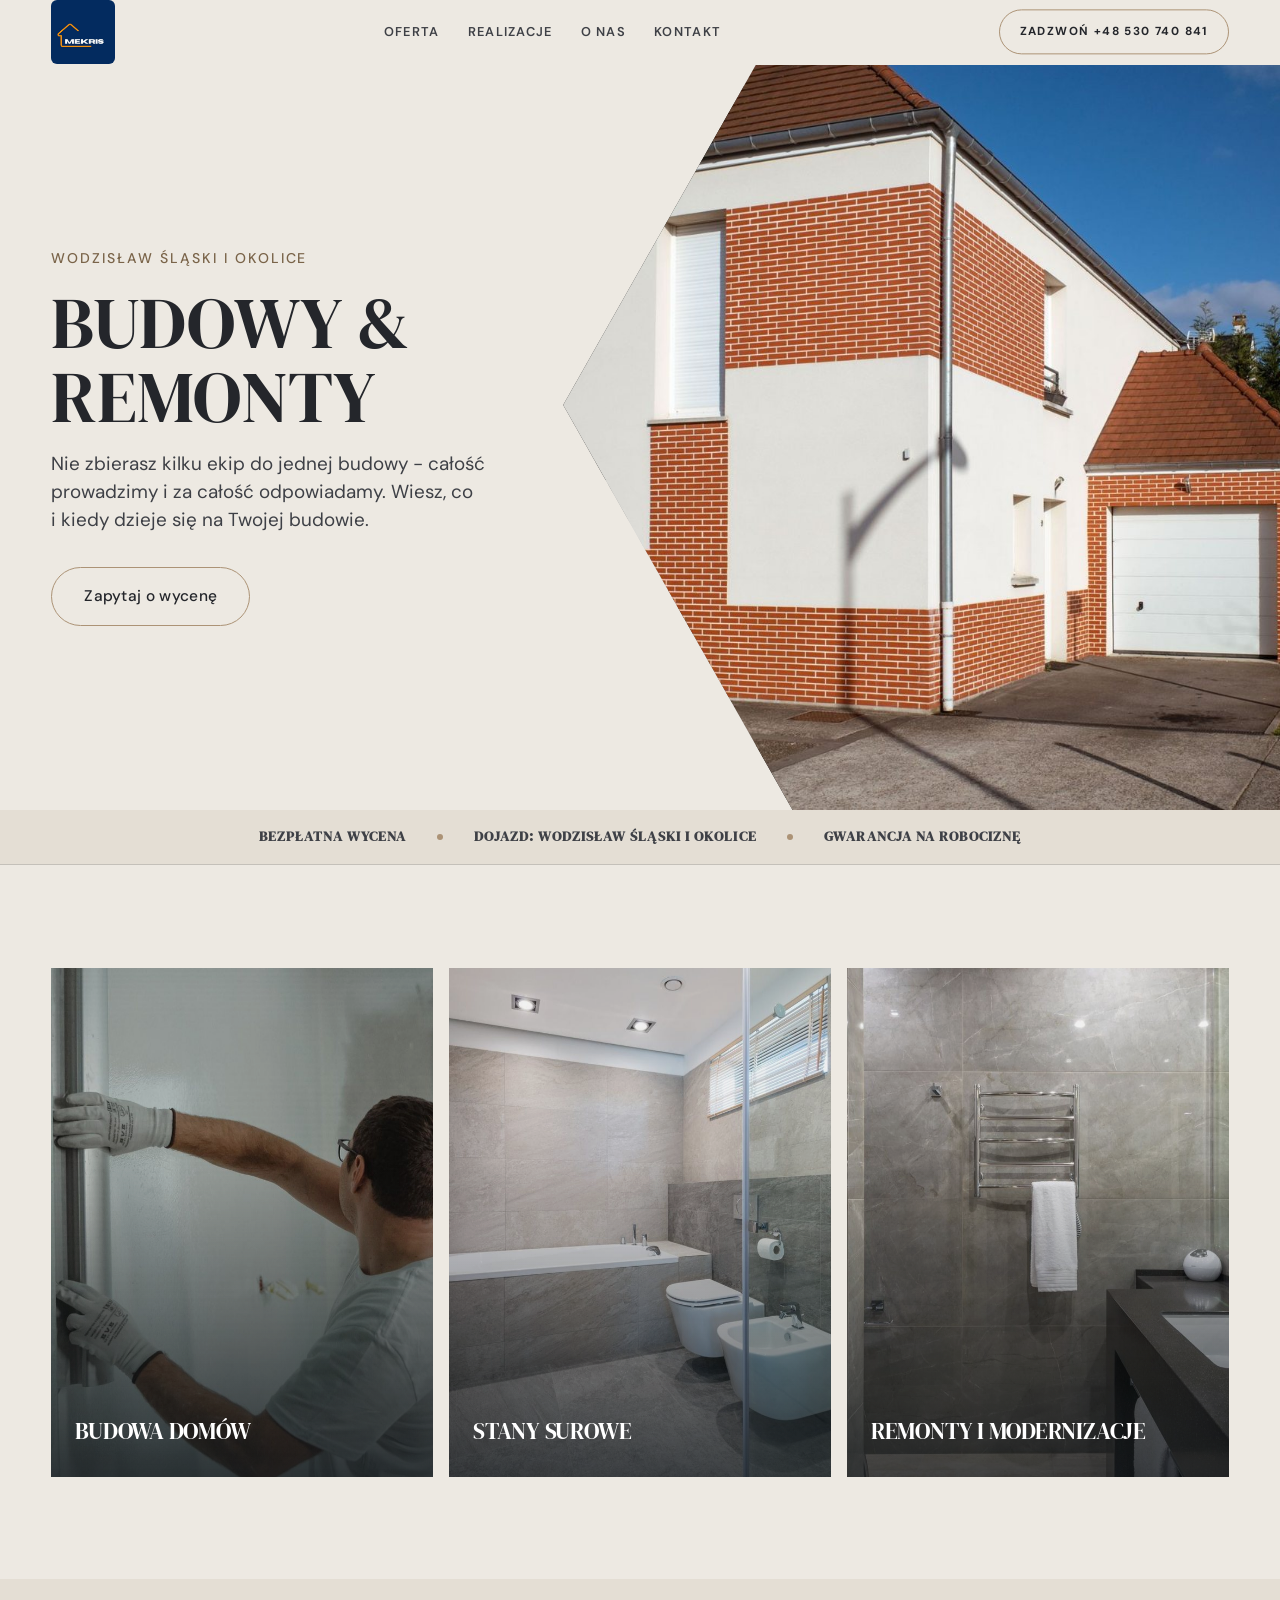
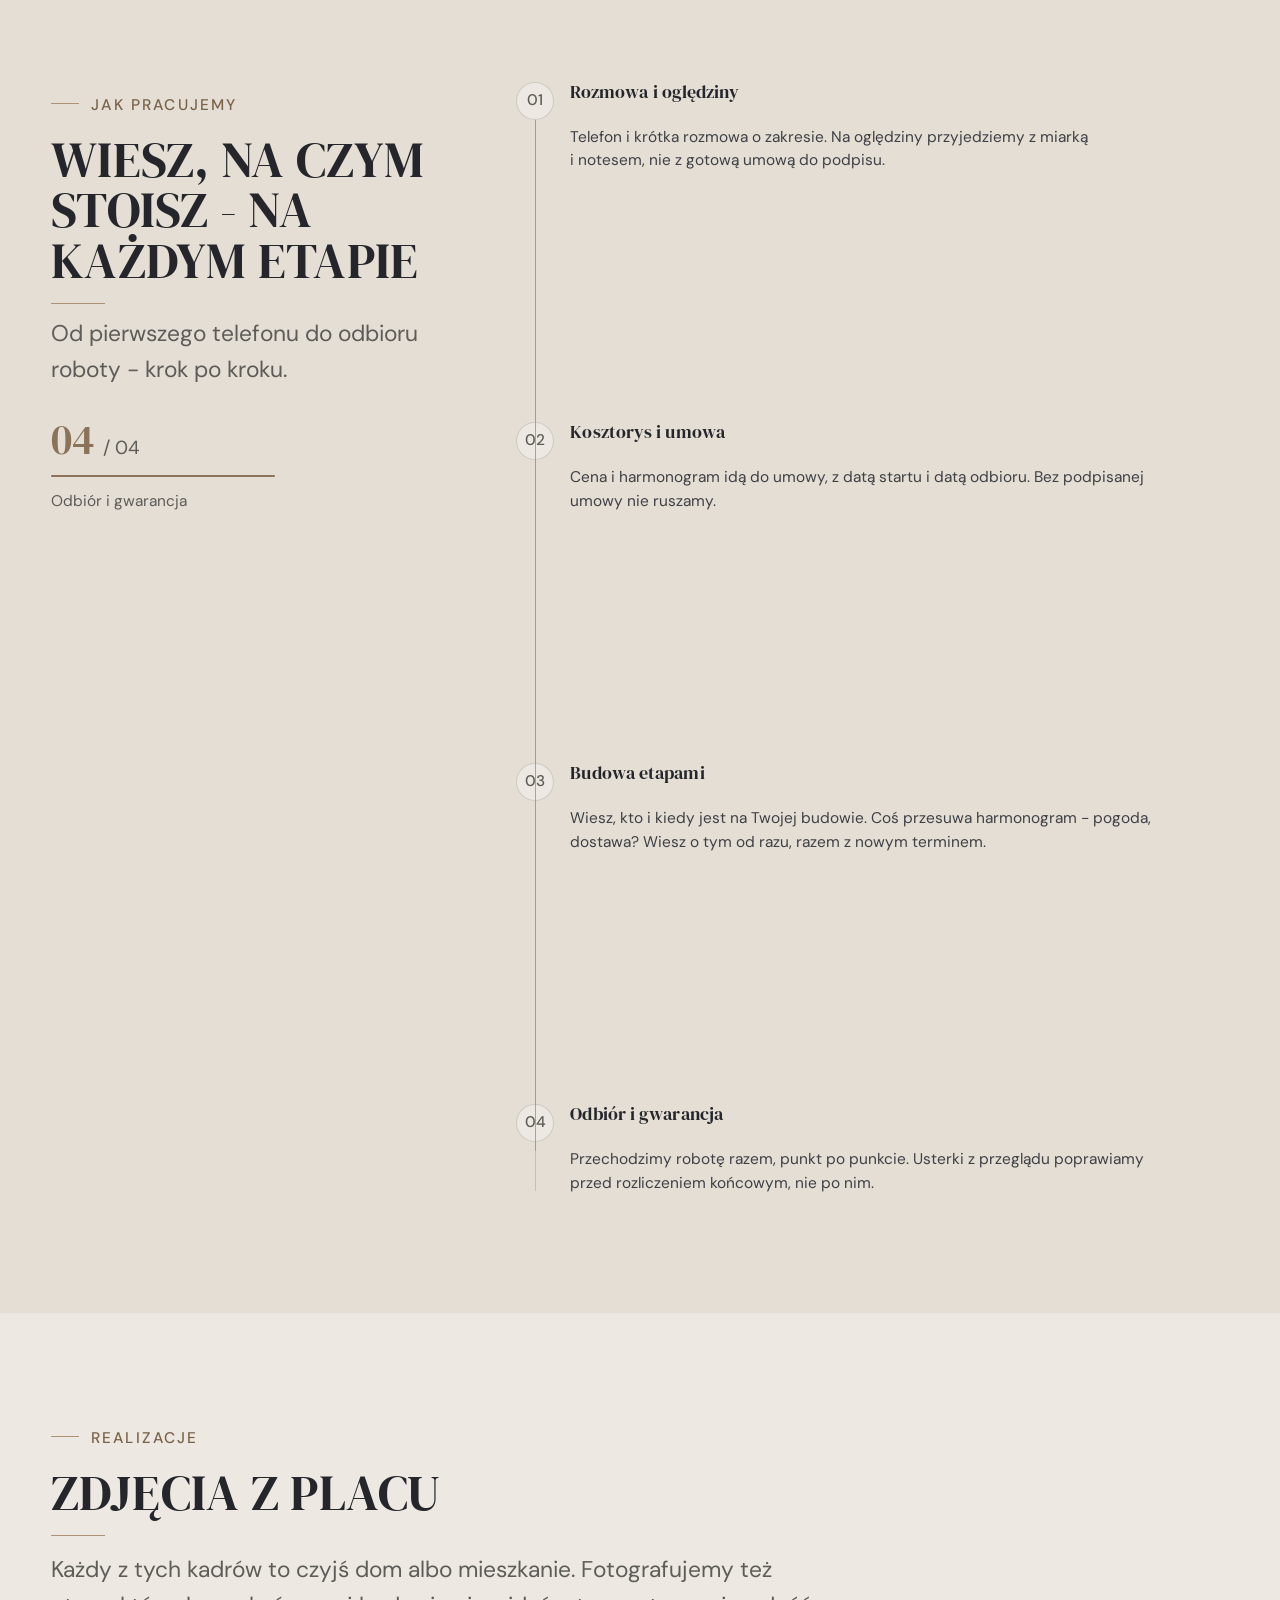
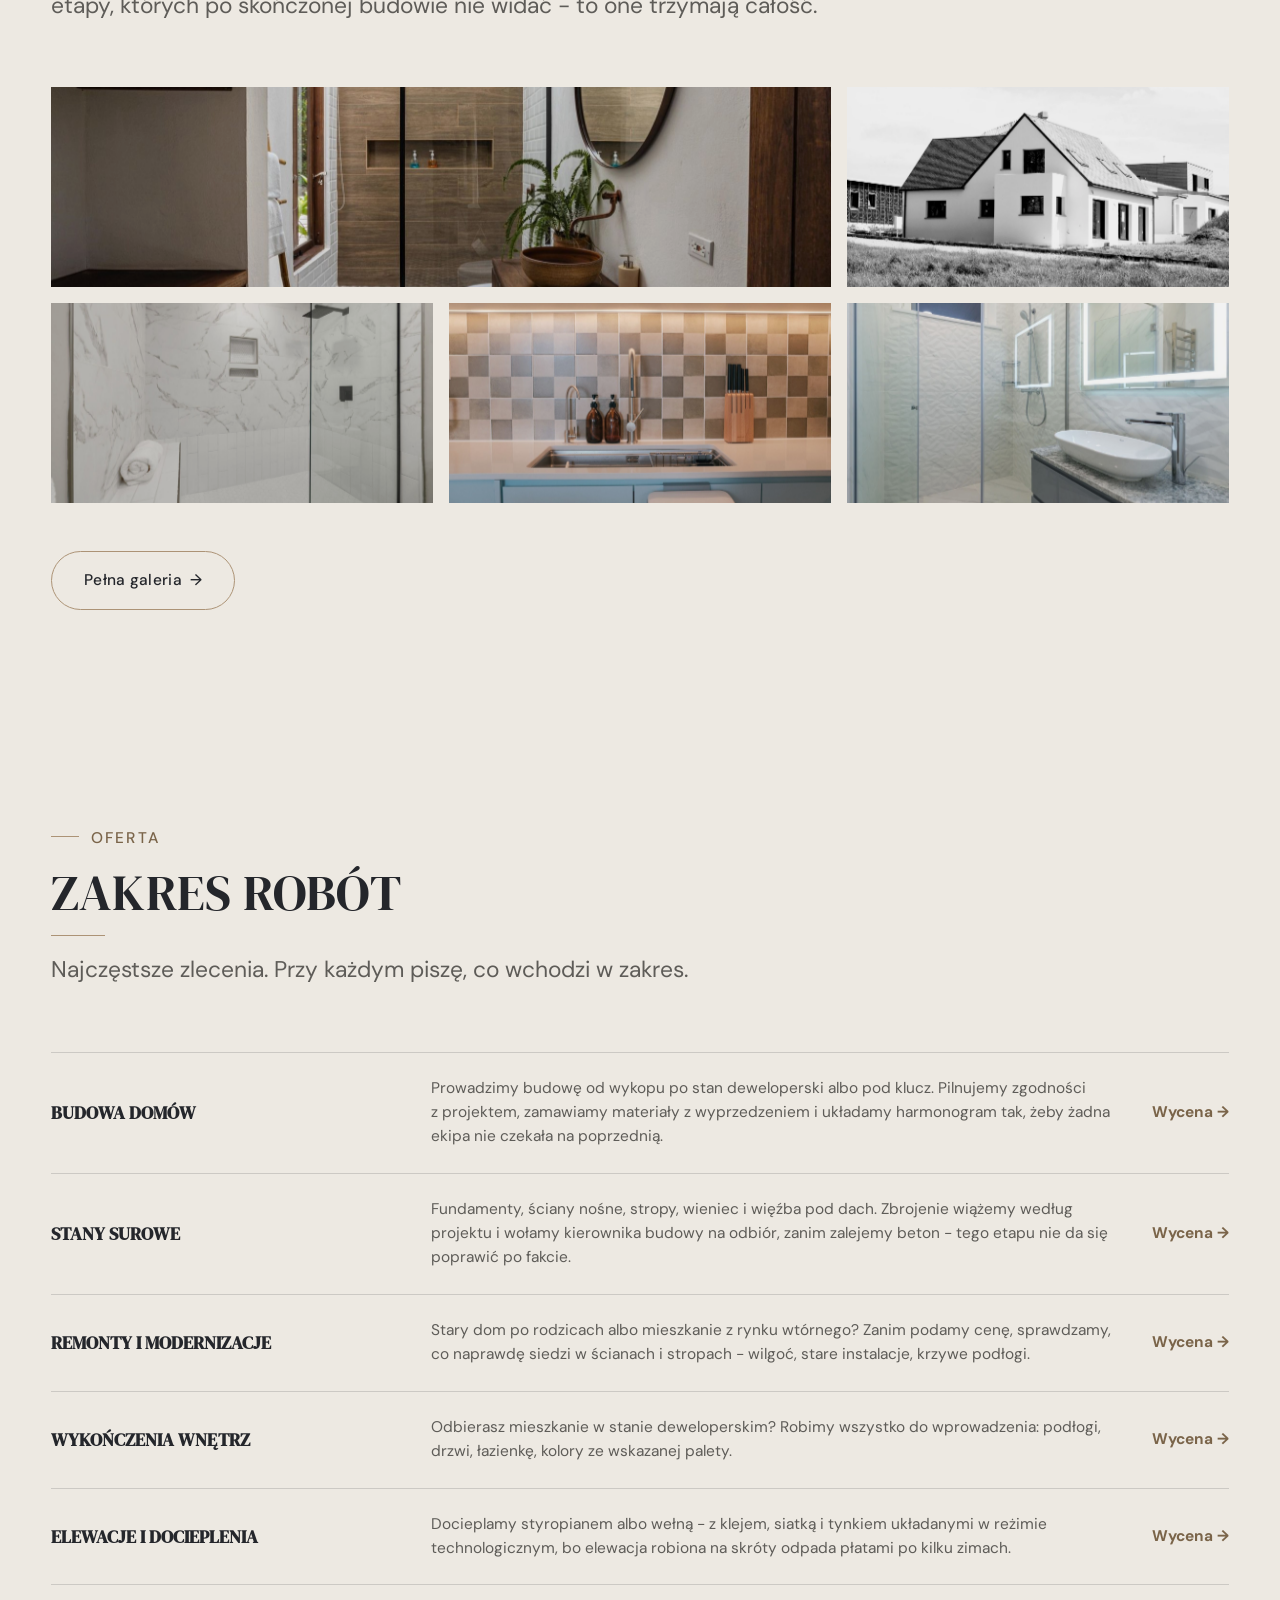
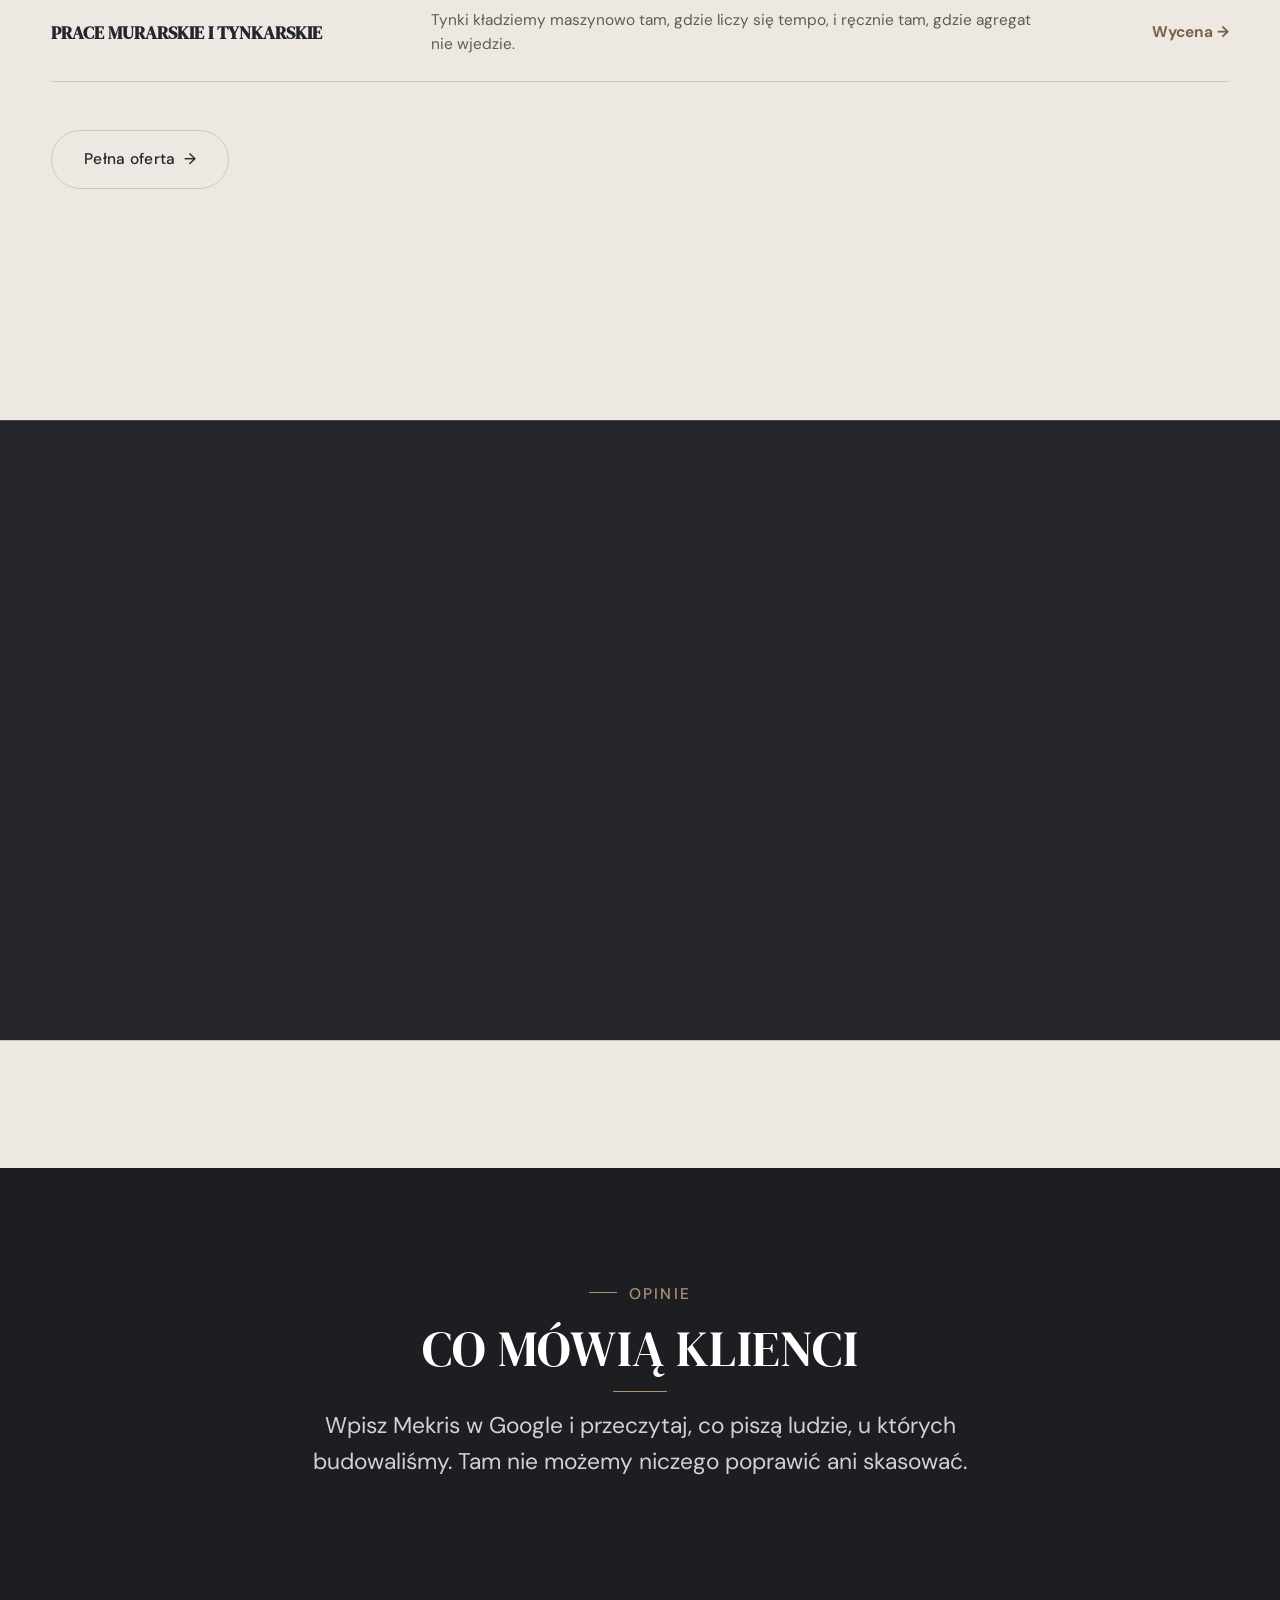
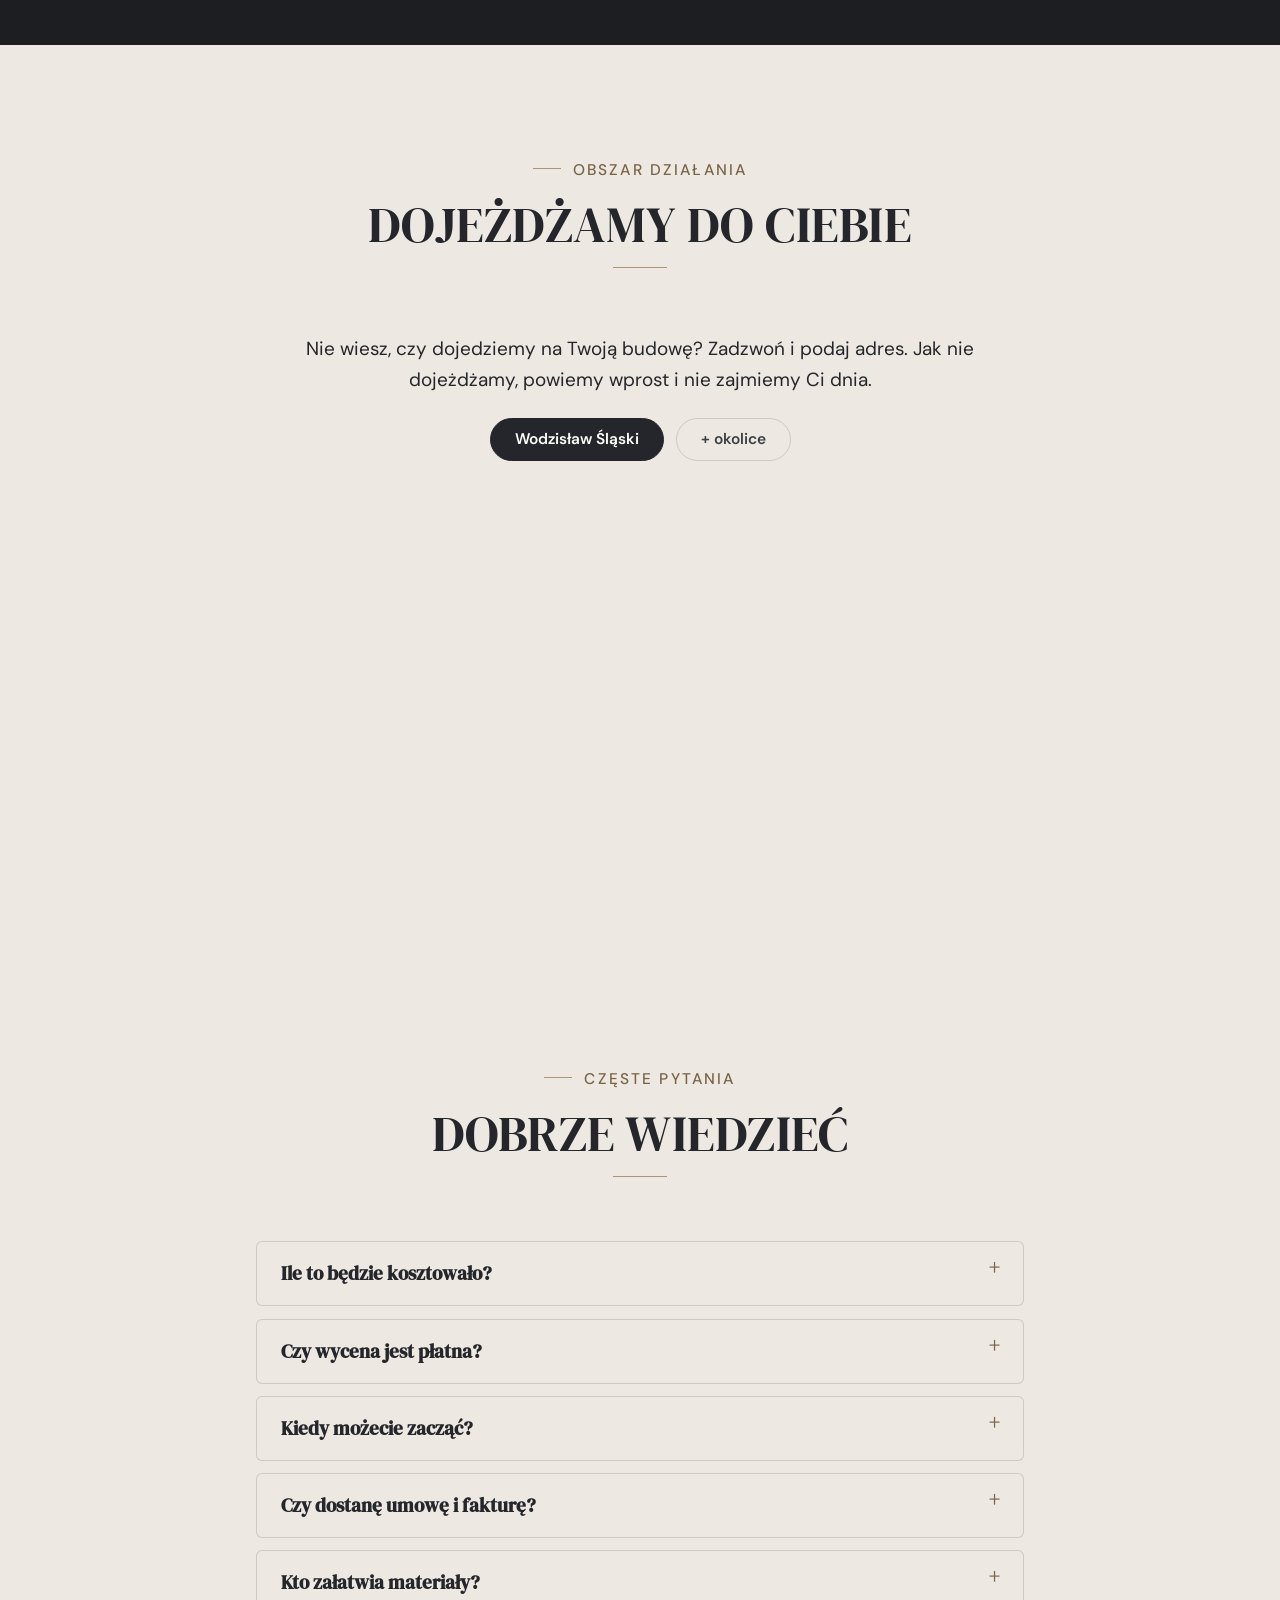
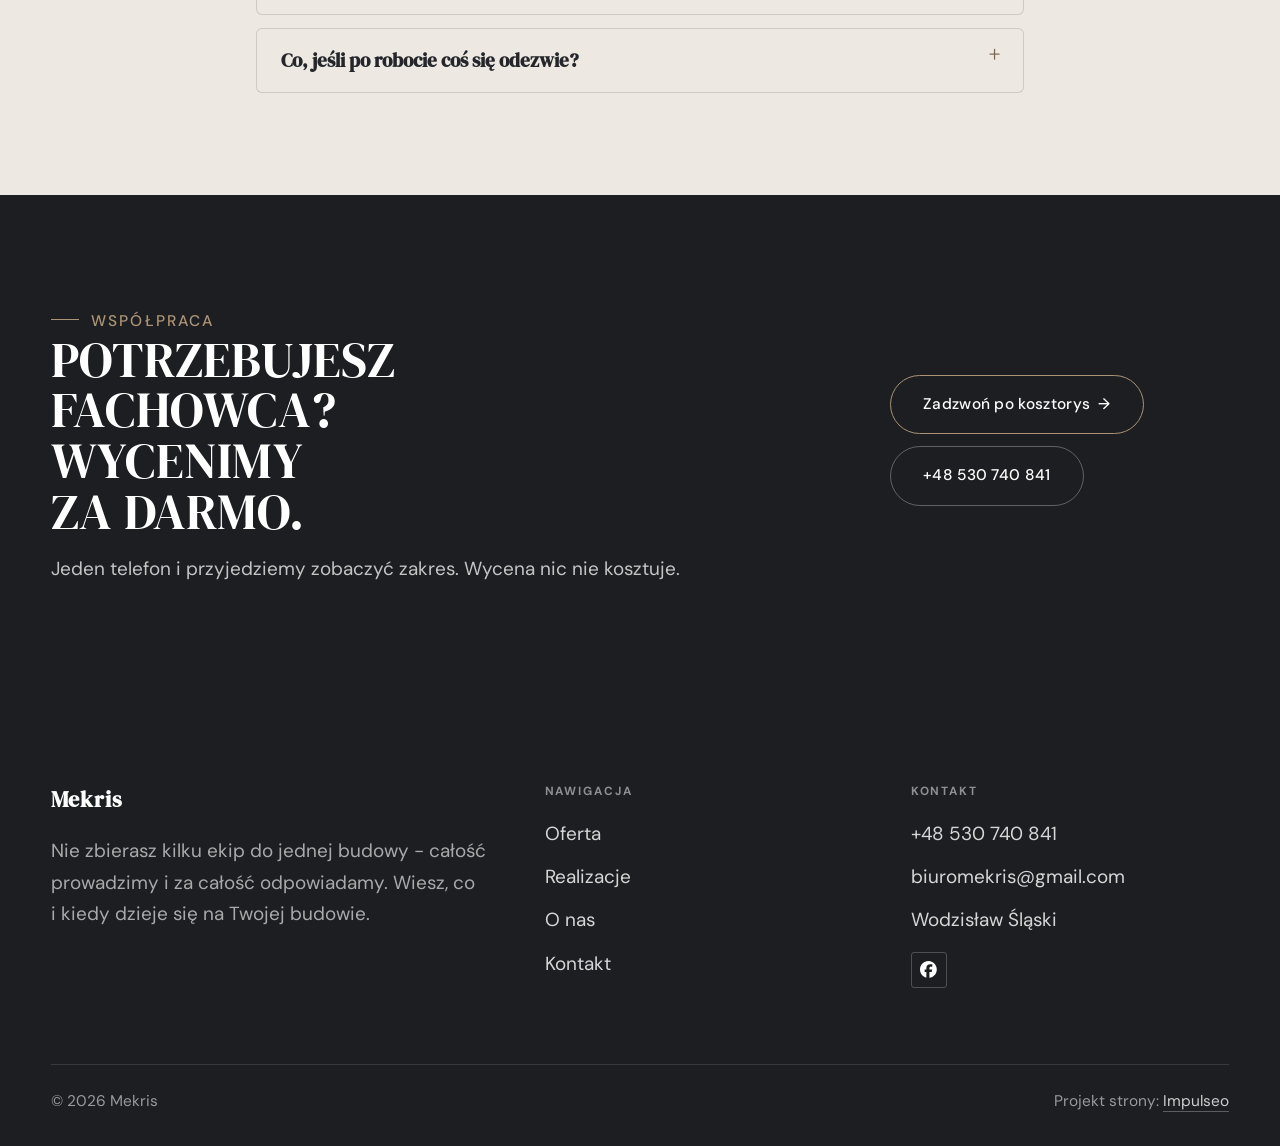
<file: index.html>
<!DOCTYPE html>
<html lang="pl">
<head>
<meta charset="UTF-8">
<meta name="viewport" content="width=device-width, initial-scale=1.0">
<title>Mekris - budowa domów i remonty</title>
<meta name="description" content="Firma budowlana w Wodzisławiu Śląskim: budowa domów, stany surowe, remonty, wykończenia, elewacje. Kosztorys i termin na piśmie przed robotą. Zadzwoń: +48 530 740 841.">
<link rel="canonical" href="https://impulseo-pl.github.io/mekris/">
<meta name="robots" content="noindex, nofollow">
<meta property="og:type" content="website">
<meta property="og:locale" content="pl_PL">
<meta property="og:site_name" content="Mekris">
<meta property="og:title" content="Mekris - budowa domów i remonty">
<meta property="og:description" content="Firma budowlana w Wodzisławiu Śląskim: budowa domów, stany surowe, remonty, wykończenia, elewacje. Kosztorys i termin na piśmie przed robotą. Zadzwoń: +48 530 740 841.">
<meta property="og:url" content="https://impulseo-pl.github.io/mekris/">
<meta property="og:image" content="https://impulseo-pl.github.io/mekris/img/og.jpg">
<meta property="og:image:width" content="1200">
<meta property="og:image:height" content="630">
<meta name="twitter:card" content="summary_large_image">
<script type="application/ld+json">{"@context": "https://schema.org", "@type": "GeneralContractor", "name": "Mekris", "url": "https://impulseo-pl.github.io/mekris/", "telephone": "+48530740841", "image": "https://impulseo-pl.github.io/mekris/img/og.jpg", "areaServed": "Wodzisław Śląski", "sameAs": ["https://www.facebook.com/p/Mekris-Us%C5%82ugi-remontowo-budowlane-61572982446283/"]}</script>
<link rel="preconnect" href="https://fonts.googleapis.com">
<link rel="preconnect" href="https://fonts.gstatic.com" crossorigin>
<link href="https://fonts.googleapis.com/css2?family=DM+Serif+Display&family=DM+Sans:opsz,wght@9..40,400;9..40,500;9..40,600&display=swap" rel="stylesheet">
<link rel="stylesheet" href="assets/styles.css?v=fb69c578">
</head>
<body>

<header class="nav">
  <div class="wrap nav-inner">
    <a class="brand brand-has-logo" href="index.html"><img class="brand-logo" src="img/logo.jpg" alt="Mekris" width="500" height="500" decoding="async"></a>
    <nav class="nav-links">
      <a href="oferta.html">Oferta</a>
      <a href="realizacje.html">Realizacje</a>
      <a href="o-nas.html">O nas</a>
      <a href="kontakt.html">Kontakt</a>
      <a href="tel:+48530740841" class="btn btn-accent">Zadzwoń +48 530 740 841</a>
    </nav>
    <button class="nav-toggle" aria-label="Menu"><span></span><span></span><span></span></button>
  </div>
</header>

<main>
<section class="hero-fach">
  <img class="hf-photo" src="img/hero.jpg" fetchpriority="high" data-rotate="img/g1.jpg|img/g2.jpg" alt="Mekris" width="1880" height="1253">
  <div class="hf-panel">
    <div class="hf-inner">
      <span class="hf-kicker">Wodzisław Śląski i okolice</span>
      <h1 class="hf-title">Budowy &amp; remonty</h1>
      <p class="hf-lead">Nie zbierasz kilku ekip do jednej budowy - całość prowadzimy i za całość odpowiadamy. Wiesz, co i kiedy dzieje się na Twojej budowie.</p>
      <a class="hf-phone" href="tel:+48530740841"><span class="hf-phone-lab">Zadzwoń teraz</span><span class="hf-phone-num"><svg class="ico-tel" width="16" height="16" viewBox="0 0 24 24" fill="none" aria-hidden="true"><path d="M6.6 10.8a15.5 15.5 0 0 0 6.6 6.6l2.2-2.2a1 1 0 0 1 1-.24 11.4 11.4 0 0 0 3.6.58 1 1 0 0 1 1 1V20a1 1 0 0 1-1 1A17 17 0 0 1 3 4a1 1 0 0 1 1-1h3.5a1 1 0 0 1 1 1c0 1.25.2 2.46.58 3.6a1 1 0 0 1-.25 1l-2.23 2.2Z" fill="currentColor"/></svg> +48 530 740 841</span></a>
      <div class="hf-actions">
        <a href="kontakt.html" class="btn btn-ghost hf-ghost">Zapytaj o wycenę</a>
      </div>
    </div>
  </div>
</section>
<section class="fach-promise">
  <div class="wrap">
    <ul class="fp-row reveal"><li>Bezpłatna wycena</li><li>Dojazd: Wodzisław Śląski i okolice</li><li>Gwarancja na robociznę</li></ul>
  </div>
</section>
<section class="gateways-band">
  <div class="wrap">
    <div class="gateways">
      <a href="oferta.html" class="gateway reveal"><img src="img/g3.jpg" alt="Budowa domów" loading="lazy" width="1600" height="1066" decoding="async"><span class="g-ttl">Budowa domów</span></a>
      <a href="oferta.html" class="gateway reveal"><img src="img/g4.jpg" alt="Stany surowe" loading="lazy" width="1600" height="1068" decoding="async"><span class="g-ttl">Stany surowe</span></a>
      <a href="oferta.html" class="gateway reveal"><img src="img/g5.jpg" alt="Remonty i modernizacje" loading="lazy" width="1600" height="1068" decoding="async"><span class="g-ttl">Remonty i modernizacje</span></a>
    </div>
  </div>
</section>
<section class="proces proces-os fachowcy">
  <div class="wrap proc-grid">
    <div class="proc-side">
      <div class="head reveal">
        <span class="eyebrow">Jak pracujemy</span>
        <h2>Wiesz, na czym stoisz - na każdym etapie</h2>
        <p>Od pierwszego telefonu do odbioru roboty - krok po kroku.</p>
      </div>
      <div class="proc-count" aria-hidden="true"><span class="pc-cur">01</span><span class="pc-all">/ 04</span></div>
      <div class="proc-bar" aria-hidden="true"><i></i></div>
      <p class="proc-now" aria-hidden="true">Rozmowa i oględziny</p>
    </div>
    <ol class="proces-line">
      <li class="reveal"><span class="pno">01</span><h3>Rozmowa i oględziny</h3><p>Telefon i krótka rozmowa o zakresie. Na oględziny przyjedziemy z miarką i notesem, nie z gotową umową do podpisu.</p></li>
      <li class="reveal"><span class="pno">02</span><h3>Kosztorys i umowa</h3><p>Cena i harmonogram idą do umowy, z datą startu i datą odbioru. Bez podpisanej umowy nie ruszamy.</p></li>
      <li class="reveal"><span class="pno">03</span><h3>Budowa etapami</h3><p>Wiesz, kto i kiedy jest na Twojej budowie. Coś przesuwa harmonogram - pogoda, dostawa? Wiesz o tym od razu, razem z nowym terminem.</p></li>
      <li class="reveal"><span class="pno">04</span><h3>Odbiór i gwarancja</h3><p>Przechodzimy robotę razem, punkt po punkcie. Usterki z przeglądu poprawiamy przed rozliczeniem końcowym, nie po nim.</p></li>
    </ol>
  </div>
</section>
<section>
  <div class="wrap">
    <div class="head reveal">
      <span class="eyebrow">Realizacje</span>
      <h2>Zdjęcia z placu</h2>
      <p>Każdy z tych kadrów to czyjś dom albo mieszkanie. Fotografujemy też etapy, których po skończonej budowie nie widać - to one trzymają całość.</p>
    </div>
    <div class="gallery">
      <div class="tile t-two3 reveal"><img src="img/g6.jpg" alt="Mekris" loading="lazy" width="1600" height="1066" decoding="async"></div>
      <div class="tile t-third reveal"><img src="img/g7.jpg" alt="Mekris" loading="lazy" width="1600" height="1066" decoding="async"></div>
      <div class="tile t-third reveal"><img src="img/g8.jpg" alt="Mekris" loading="lazy" width="1600" height="1067" decoding="async"></div>
      <div class="tile t-third reveal"><img src="img/g9.jpg" alt="Mekris" loading="lazy" width="1600" height="1066" decoding="async"></div>
      <div class="tile t-third reveal"><img src="img/g10.jpg" alt="Mekris" loading="lazy" width="1600" height="1000" decoding="async"></div>
    </div>
    <div style="margin-top:var(--space-7)" class="reveal"><a href="realizacje.html" class="btn btn-accent">Pełna galeria <span class="arr">→</span></a></div>
  </div>
</section>
<section class="fach-uslugi">
  <div class="wrap">
    <div class="head reveal">
      <span class="eyebrow">Oferta</span>
      <h2>Zakres robót</h2>
      <p>Najczęstsze zlecenia. Przy każdym piszę, co wchodzi w zakres.</p>
    </div>
    <ul class="fu-list">
      <li class="fu-row reveal"><div class="fu-name">Budowa domów</div><div class="fu-desc">Prowadzimy budowę od wykopu po stan deweloperski albo pod klucz. Pilnujemy zgodności z projektem, zamawiamy materiały z wyprzedzeniem i układamy harmonogram tak, żeby żadna ekipa nie czekała na poprzednią.</div><a class="fu-cta" href="kontakt.html">Wycena <span class="arr">→</span></a></li>
      <li class="fu-row reveal"><div class="fu-name">Stany surowe</div><div class="fu-desc">Fundamenty, ściany nośne, stropy, wieniec i więźba pod dach. Zbrojenie wiążemy według projektu i wołamy kierownika budowy na odbiór, zanim zalejemy beton - tego etapu nie da się poprawić po fakcie.</div><a class="fu-cta" href="kontakt.html">Wycena <span class="arr">→</span></a></li>
      <li class="fu-row reveal"><div class="fu-name">Remonty i modernizacje</div><div class="fu-desc">Stary dom po rodzicach albo mieszkanie z rynku wtórnego? Zanim podamy cenę, sprawdzamy, co naprawdę siedzi w ścianach i stropach - wilgoć, stare instalacje, krzywe podłogi.</div><a class="fu-cta" href="kontakt.html">Wycena <span class="arr">→</span></a></li>
      <li class="fu-row reveal"><div class="fu-name">Wykończenia wnętrz</div><div class="fu-desc">Odbierasz mieszkanie w stanie deweloperskim? Robimy wszystko do wprowadzenia: podłogi, drzwi, łazienkę, kolory ze wskazanej palety.</div><a class="fu-cta" href="kontakt.html">Wycena <span class="arr">→</span></a></li>
      <li class="fu-row reveal"><div class="fu-name">Elewacje i docieplenia</div><div class="fu-desc">Docieplamy styropianem albo wełną - z klejem, siatką i tynkiem układanymi w reżimie technologicznym, bo elewacja robiona na skróty odpada płatami po kilku zimach.</div><a class="fu-cta" href="kontakt.html">Wycena <span class="arr">→</span></a></li>
      <li class="fu-row reveal"><div class="fu-name">Prace murarskie i tynkarskie</div><div class="fu-desc">Tynki kładziemy maszynowo tam, gdzie liczy się tempo, i ręcznie tam, gdzie agregat nie wjedzie.</div><a class="fu-cta" href="kontakt.html">Wycena <span class="arr">→</span></a></li>
    </ul>
    <div style="margin-top:var(--space-7)" class="reveal"><a href="oferta.html" class="btn btn-ghost">Pełna oferta <span class="arr">→</span></a></div>
  </div>
</section>
<section class="stopklatka" aria-hidden="true">
  <div class="stk-bg" style="background-image:url(img/g13.jpg)"></div>
</section>
<section class="opinie op-fallback">
  <div class="wrap">
    <div class="head center reveal">
      <span class="eyebrow">Opinie</span>
      <h2>Co mówią klienci</h2>
      <p>Wpisz Mekris w Google i przeczytaj, co piszą ludzie, u których budowaliśmy. Tam nie możemy niczego poprawić ani skasować.</p>
    </div>
  </div>
</section>
<section class="obszar">
  <div class="wrap">
    <div class="head center reveal">
      <span class="eyebrow">Obszar działania</span>
      <h2>Dojeżdżamy do Ciebie</h2>
    </div>
    <p class="obszar-txt reveal" style="text-align:center;max-width:60ch;margin:0 auto 1.4rem">Nie wiesz, czy dojedziemy na Twoją budowę? Zadzwoń i podaj adres. Jak nie dojeżdżamy, powiemy wprost i nie zajmiemy Ci dnia.</p>
    <ul class="obszar-list reveal"><li class="is-home">Wodzisław Śląski</li><li>+ okolice</li></ul>
    <div class="obszar-mapa reveal" style="margin-top:var(--space-7)">
      <iframe title="Obszar działania - Wodzisław Śląski i okolice" src="https://maps.google.com/maps?q=50.0217027%2C18.4813019&amp;z=11&amp;output=embed" loading="lazy" referrerpolicy="no-referrer-when-downgrade" style="width:100%;height:clamp(280px,38vh,420px);border:0;display:block;border-radius:var(--r-md)"></iframe>
    </div>
  </div>
</section>
<section class="faq-klinika">
  <div class="wrap">
    <div class="head center reveal">
      <span class="eyebrow">Częste pytania</span>
      <h2>Dobrze wiedzieć</h2>
    </div>
    <div class="faq-list">
      <details class="faq-item reveal"><summary>Ile to będzie kosztowało?</summary><p>Kosztorys rozpisujemy na etapy i materiały, więc widzisz, co ile kosztuje, i możesz zdjąć coś z listy, zanim podpiszemy umowę.</p></details>
      <details class="faq-item reveal"><summary>Czy wycena jest płatna?</summary><p>Nie. Oględziny i kosztorys w Wodzisławiu Śląskim i najbliższej okolicy są bezpłatne i do niczego nie zobowiązują.</p></details>
      <details class="faq-item reveal"><summary>Kiedy możecie zacząć?</summary><p>Mniejsze roboty wchodzą między etapami większych budów - czasem szybciej, niż się spodziewasz. Start budowy domu ustawiamy pod sezon i pogodę.</p></details>
      <details class="faq-item reveal"><summary>Czy dostanę umowę i fakturę?</summary><p>Tak, jedno i drugie. Umowa opisuje zakres, cenę, terminy i gwarancję, a fakturę dostajesz za każdy rozliczony etap.</p></details>
      <details class="faq-item reveal"><summary>Kto załatwia materiały?</summary><p>Jak wolisz. Możemy wziąć materiały na siebie, z fakturami do wglądu, albo pracować na tym, co kupisz - wtedy dostajesz od nas dokładną listę z ilościami.</p></details>
      <details class="faq-item reveal"><summary>Co, jeśli po robocie coś się odezwie?</summary><p>Pęknięcie na ścianie czy rysa przy oknie po roku to sprawa do naprawy, nie do dyskusji. Nasza robota - nasza poprawka, bez kombinowania.</p></details>
    </div>
  </div>
</section>
<section class="cta">
  <div class="wrap">
    <div class="reveal">
      <span class="eyebrow">Współpraca</span>
      <h2>Potrzebujesz fachowca? Wycenimy za darmo.</h2>
      <p>Jeden telefon i przyjedziemy zobaczyć zakres. Wycena nic nie kosztuje.</p>
    </div>
    <div class="cta-actions reveal">
      <a href="kontakt.html" class="btn btn-light">Zadzwoń po kosztorys <span class="arr">→</span></a>
      <a href="tel:+48530740841" class="btn btn-ghost btn-ghost-cta">+48 530 740 841</a>
    </div>
  </div>
</section>
</main>

<footer>
  <div class="wrap">
    <div class="foot-grid">
      <div class="foot-brand">
        <div class="name">Mekris</div>
        <p>Nie zbierasz kilku ekip do jednej budowy - całość prowadzimy i za całość odpowiadamy. Wiesz, co i kiedy dzieje się na Twojej budowie.</p>
      </div>
      <div class="foot-col">
        <h4>Nawigacja</h4>
        <a href="oferta.html">Oferta</a>
        <a href="realizacje.html">Realizacje</a>
        <a href="o-nas.html">O nas</a>
        <a href="kontakt.html">Kontakt</a>
      </div>
      <div class="foot-col">
        <h4>Kontakt</h4>
        <a href="tel:+48530740841">+48 530 740 841</a>
        <a href="mailto:biuromekris@gmail.com">biuromekris@gmail.com</a>
        <p>Wodzisław Śląski</p>
      <div class="foot-soc">
        <a class="soc" href="https://www.facebook.com/p/Mekris-Us%C5%82ugi-remontowo-budowlane-61572982446283/" target="_blank" rel="noopener" aria-label="Facebook - Mekris"><svg viewBox="0 0 24 24" aria-hidden="true" focusable="false"><path d="M9.101 23.691v-7.98H6.627v-3.667h2.474v-1.58c0-4.085 1.848-5.978 5.858-5.978.401 0 .955.042 1.468.103a8.68 8.68 0 0 1 1.141.195v3.325a8.623 8.623 0 0 0-.653-.036 26.805 26.805 0 0 0-.733-.009c-.707 0-1.259.096-1.675.309a1.686 1.686 0 0 0-.679.622c-.258.42-.374.995-.374 1.752v1.297h3.919l-.386 2.103-.287 1.564h-3.246v8.245C19.396 23.238 24 18.179 24 12.044c0-6.627-5.373-12-12-12s-12 5.373-12 12c0 5.628 3.874 10.35 9.101 11.647Z" fill="currentColor"/></svg></a>
      </div>
      </div>
    </div>
    <div class="foot-bot">
      <span>© 2026 Mekris</span>
      <span>Projekt strony: <a class="foot-credit" href="https://impulseo.pl" target="_blank" rel="noopener">Impulseo</a></span>
    </div>
  </div>
</footer>
<div class="sticky-call"><a class="sc-call" href="tel:+48530740841"><svg class="ico-tel" width="16" height="16" viewBox="0 0 24 24" fill="none" aria-hidden="true"><path d="M6.6 10.8a15.5 15.5 0 0 0 6.6 6.6l2.2-2.2a1 1 0 0 1 1-.24 11.4 11.4 0 0 0 3.6.58 1 1 0 0 1 1 1V20a1 1 0 0 1-1 1A17 17 0 0 1 3 4a1 1 0 0 1 1-1h3.5a1 1 0 0 1 1 1c0 1.25.2 2.46.58 3.6a1 1 0 0 1-.25 1l-2.23 2.2Z" fill="currentColor"/></svg> Zadzwoń</a><a class="sc-quote" href="kontakt.html">Zadzwoń po kosztorys</a></div>
<div class="demo-wazne" data-do="2026-10-20" data-cykl="3" hidden><svg class="dw-ico" width="13" height="13" viewBox="0 0 24 24" fill="none" aria-hidden="true"><circle cx="12" cy="12" r="8.6" stroke="currentColor" stroke-width="1.8"/><path d="M12 7.2V12l3.3 2" stroke="currentColor" stroke-width="1.8" stroke-linecap="round"/></svg><span class="dw-txt"></span></div>

<script src="assets/main.js"></script>
</body>
</html>
</file>
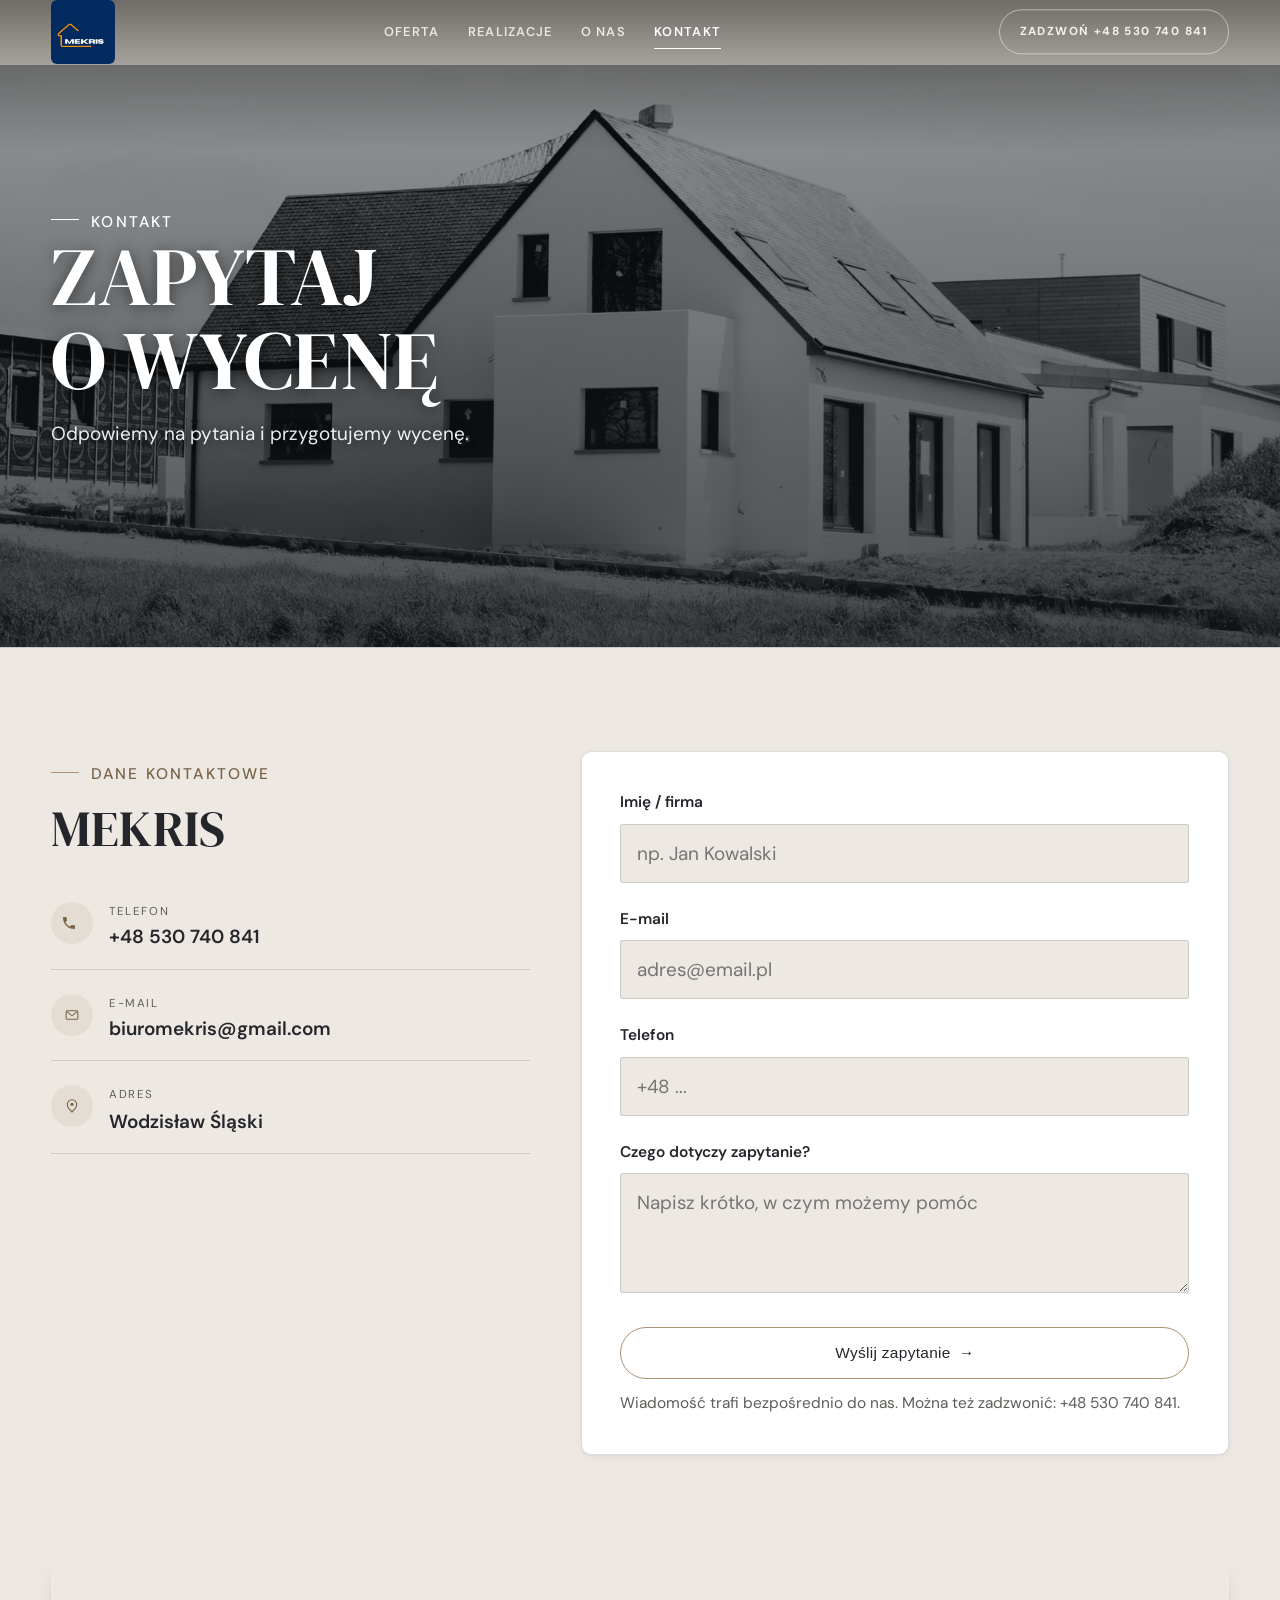
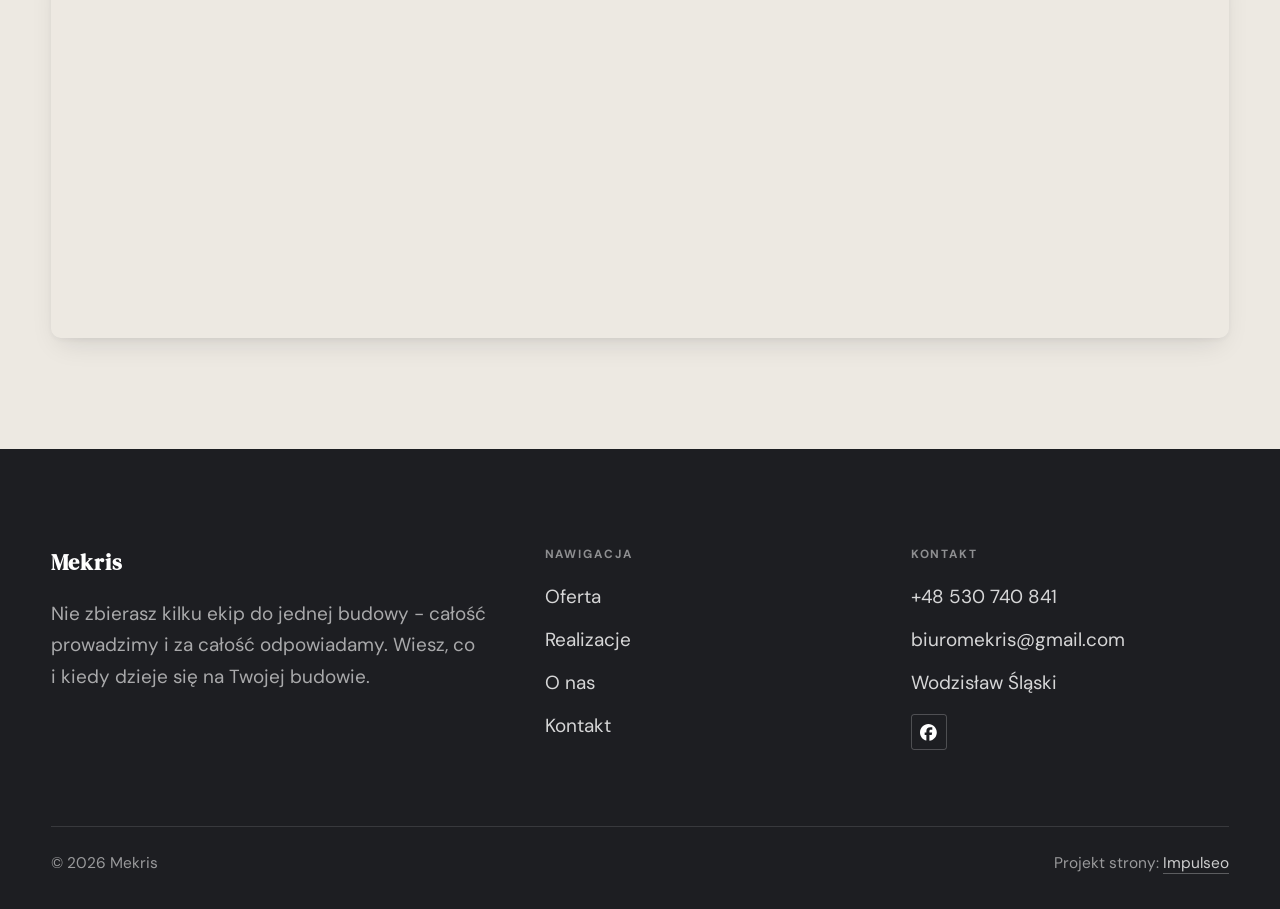
<file: kontakt.html>
<!DOCTYPE html>
<html lang="pl">
<head>
<meta charset="UTF-8">
<meta name="viewport" content="width=device-width, initial-scale=1.0">
<title>Kontakt - Mekris</title>
<meta name="description" content="Kontakt Mekris - Wodzisław Śląski">
<link rel="canonical" href="https://impulseo-pl.github.io/mekris/kontakt.html">
<meta name="robots" content="noindex, nofollow">
<meta property="og:type" content="website">
<meta property="og:locale" content="pl_PL">
<meta property="og:site_name" content="Mekris">
<meta property="og:title" content="Kontakt - Mekris">
<meta property="og:description" content="Kontakt Mekris - Wodzisław Śląski">
<meta property="og:url" content="https://impulseo-pl.github.io/mekris/kontakt.html">
<meta property="og:image" content="https://impulseo-pl.github.io/mekris/img/og.jpg">
<meta property="og:image:width" content="1200">
<meta property="og:image:height" content="630">
<meta name="twitter:card" content="summary_large_image">
<link rel="preconnect" href="https://fonts.googleapis.com">
<link rel="preconnect" href="https://fonts.gstatic.com" crossorigin>
<link href="https://fonts.googleapis.com/css2?family=DM+Serif+Display&family=DM+Sans:opsz,wght@9..40,400;9..40,500;9..40,600&display=swap" rel="stylesheet">
<link rel="stylesheet" href="assets/styles.css?v=fb69c578">
</head>
<body>

<header class="nav">
  <div class="wrap nav-inner">
    <a class="brand brand-has-logo" href="index.html"><img class="brand-logo" src="img/logo.jpg" alt="Mekris" width="500" height="500" decoding="async"></a>
    <nav class="nav-links">
      <a href="oferta.html">Oferta</a>
      <a href="realizacje.html">Realizacje</a>
      <a href="o-nas.html">O nas</a>
      <a href="kontakt.html" class="active" aria-current="page">Kontakt</a>
      <a href="tel:+48530740841" class="btn btn-accent">Zadzwoń +48 530 740 841</a>
    </nav>
    <button class="nav-toggle" aria-label="Menu"><span></span><span></span><span></span></button>
  </div>
</header>

<main>
<section class="pagehead">
  <img src="img/g7.jpg" alt="Mekris - Zapytaj o wycenę" width="1600" height="1066" decoding="async">
  <div class="wrap">
    <span class="eyebrow">Kontakt</span>
    <h1>Zapytaj o wycenę</h1>
    <p>Odpowiemy na pytania i przygotujemy wycenę.</p>
  </div>
</section>
<section>
  <div class="wrap contact-grid">
    <div class="reveal">
      <span class="eyebrow">Dane kontaktowe</span>
      <h2 style="margin:var(--space-4) 0 var(--space-6)">Mekris</h2>
      <div class="info-list">
        <div class="info-row"><div class="ic"><svg class="ico-tel" width="16" height="16" viewBox="0 0 24 24" fill="none" aria-hidden="true"><path d="M6.6 10.8a15.5 15.5 0 0 0 6.6 6.6l2.2-2.2a1 1 0 0 1 1-.24 11.4 11.4 0 0 0 3.6.58 1 1 0 0 1 1 1V20a1 1 0 0 1-1 1A17 17 0 0 1 3 4a1 1 0 0 1 1-1h3.5a1 1 0 0 1 1 1c0 1.25.2 2.46.58 3.6a1 1 0 0 1-.25 1l-2.23 2.2Z" fill="currentColor"/></svg></div><div><div class="lbl">Telefon</div><a class="val" href="tel:+48530740841">+48 530 740 841</a></div></div>
        <div class="info-row"><div class="ic"><svg class="ico-mail" width="16" height="16" viewBox="0 0 24 24" fill="none" aria-hidden="true"><rect x="3.2" y="5.5" width="17.6" height="13" rx="1.6" stroke="currentColor" stroke-width="1.6"/><path d="M4 7l8 6 8-6" stroke="currentColor" stroke-width="1.6" stroke-linecap="round" stroke-linejoin="round"/></svg></div><div><div class="lbl">E-mail</div><a class="val" href="mailto:biuromekris@gmail.com">biuromekris@gmail.com</a></div></div>
        <div class="info-row"><div class="ic"><svg class="ico-pin" width="16" height="16" viewBox="0 0 24 24" fill="none" aria-hidden="true"><path d="M12 21s7-6.1 7-11.5A7 7 0 0 0 5 9.5C5 14.9 12 21 12 21Z" stroke="currentColor" stroke-width="1.6" fill="none"/><circle cx="12" cy="9.5" r="2.4" fill="currentColor"/></svg></div><div><div class="lbl">Adres</div><div class="val">Wodzisław Śląski</div></div></div>
      </div>
    </div>
    <div class="reveal">
      <form class="form" action="https://formsubmit.co/biuromekris@gmail.com" method="POST">
        <input type="hidden" name="_subject" value="Zapytanie ze strony Mekris">
        <input type="hidden" name="_captcha" value="false">
        <input type="hidden" name="_template" value="table">
        <div class="fld"><label for="name">Imię / firma</label><input id="name" name="name" type="text" placeholder="np. Jan Kowalski" required></div>
        <div class="fld"><label for="email">E-mail</label><input id="email" name="email" type="email" placeholder="adres@email.pl" required></div>
        <div class="fld"><label for="phone">Telefon</label><input id="phone" name="phone" type="tel" placeholder="+48 ..."></div>
        <div class="fld"><label for="msg">Czego dotyczy zapytanie?</label><textarea id="msg" name="message" placeholder="Napisz krótko, w czym możemy pomóc" required></textarea></div>
        <button type="submit" class="btn btn-accent" style="width:100%;justify-content:center">Wyślij zapytanie <span class="arr">→</span></button>
        <p class="note">Wiadomość trafi bezpośrednio do nas. Można też zadzwonić: +48 530 740 841.</p>
      </form>
    </div>
  </div>
</section>
<section style="padding-top:0">
  <div class="wrap reveal">
    <iframe class="map" title="Mekris - Wodzisław Śląski" src="https://maps.google.com/maps?q=50.0217027%2C18.4813019&z=15&output=embed" loading="lazy" referrerpolicy="no-referrer-when-downgrade"></iframe>
  </div>
</section>
</main>

<footer>
  <div class="wrap">
    <div class="foot-grid">
      <div class="foot-brand">
        <div class="name">Mekris</div>
        <p>Nie zbierasz kilku ekip do jednej budowy - całość prowadzimy i za całość odpowiadamy. Wiesz, co i kiedy dzieje się na Twojej budowie.</p>
      </div>
      <div class="foot-col">
        <h4>Nawigacja</h4>
        <a href="oferta.html">Oferta</a>
        <a href="realizacje.html">Realizacje</a>
        <a href="o-nas.html">O nas</a>
        <a href="kontakt.html">Kontakt</a>
      </div>
      <div class="foot-col">
        <h4>Kontakt</h4>
        <a href="tel:+48530740841">+48 530 740 841</a>
        <a href="mailto:biuromekris@gmail.com">biuromekris@gmail.com</a>
        <p>Wodzisław Śląski</p>
      <div class="foot-soc">
        <a class="soc" href="https://www.facebook.com/p/Mekris-Us%C5%82ugi-remontowo-budowlane-61572982446283/" target="_blank" rel="noopener" aria-label="Facebook - Mekris"><svg viewBox="0 0 24 24" aria-hidden="true" focusable="false"><path d="M9.101 23.691v-7.98H6.627v-3.667h2.474v-1.58c0-4.085 1.848-5.978 5.858-5.978.401 0 .955.042 1.468.103a8.68 8.68 0 0 1 1.141.195v3.325a8.623 8.623 0 0 0-.653-.036 26.805 26.805 0 0 0-.733-.009c-.707 0-1.259.096-1.675.309a1.686 1.686 0 0 0-.679.622c-.258.42-.374.995-.374 1.752v1.297h3.919l-.386 2.103-.287 1.564h-3.246v8.245C19.396 23.238 24 18.179 24 12.044c0-6.627-5.373-12-12-12s-12 5.373-12 12c0 5.628 3.874 10.35 9.101 11.647Z" fill="currentColor"/></svg></a>
      </div>
      </div>
    </div>
    <div class="foot-bot">
      <span>© 2026 Mekris</span>
      <span>Projekt strony: <a class="foot-credit" href="https://impulseo.pl" target="_blank" rel="noopener">Impulseo</a></span>
    </div>
  </div>
</footer>
<div class="sticky-call"><a class="sc-call" href="tel:+48530740841"><svg class="ico-tel" width="16" height="16" viewBox="0 0 24 24" fill="none" aria-hidden="true"><path d="M6.6 10.8a15.5 15.5 0 0 0 6.6 6.6l2.2-2.2a1 1 0 0 1 1-.24 11.4 11.4 0 0 0 3.6.58 1 1 0 0 1 1 1V20a1 1 0 0 1-1 1A17 17 0 0 1 3 4a1 1 0 0 1 1-1h3.5a1 1 0 0 1 1 1c0 1.25.2 2.46.58 3.6a1 1 0 0 1-.25 1l-2.23 2.2Z" fill="currentColor"/></svg> Zadzwoń</a><a class="sc-quote" href="kontakt.html">Zadzwoń po kosztorys</a></div>
<div class="demo-wazne" data-do="2026-10-20" data-cykl="3" hidden><svg class="dw-ico" width="13" height="13" viewBox="0 0 24 24" fill="none" aria-hidden="true"><circle cx="12" cy="12" r="8.6" stroke="currentColor" stroke-width="1.8"/><path d="M12 7.2V12l3.3 2" stroke="currentColor" stroke-width="1.8" stroke-linecap="round"/></svg><span class="dw-txt"></span></div>

<script src="assets/main.js"></script>
</body>
</html>
</file>
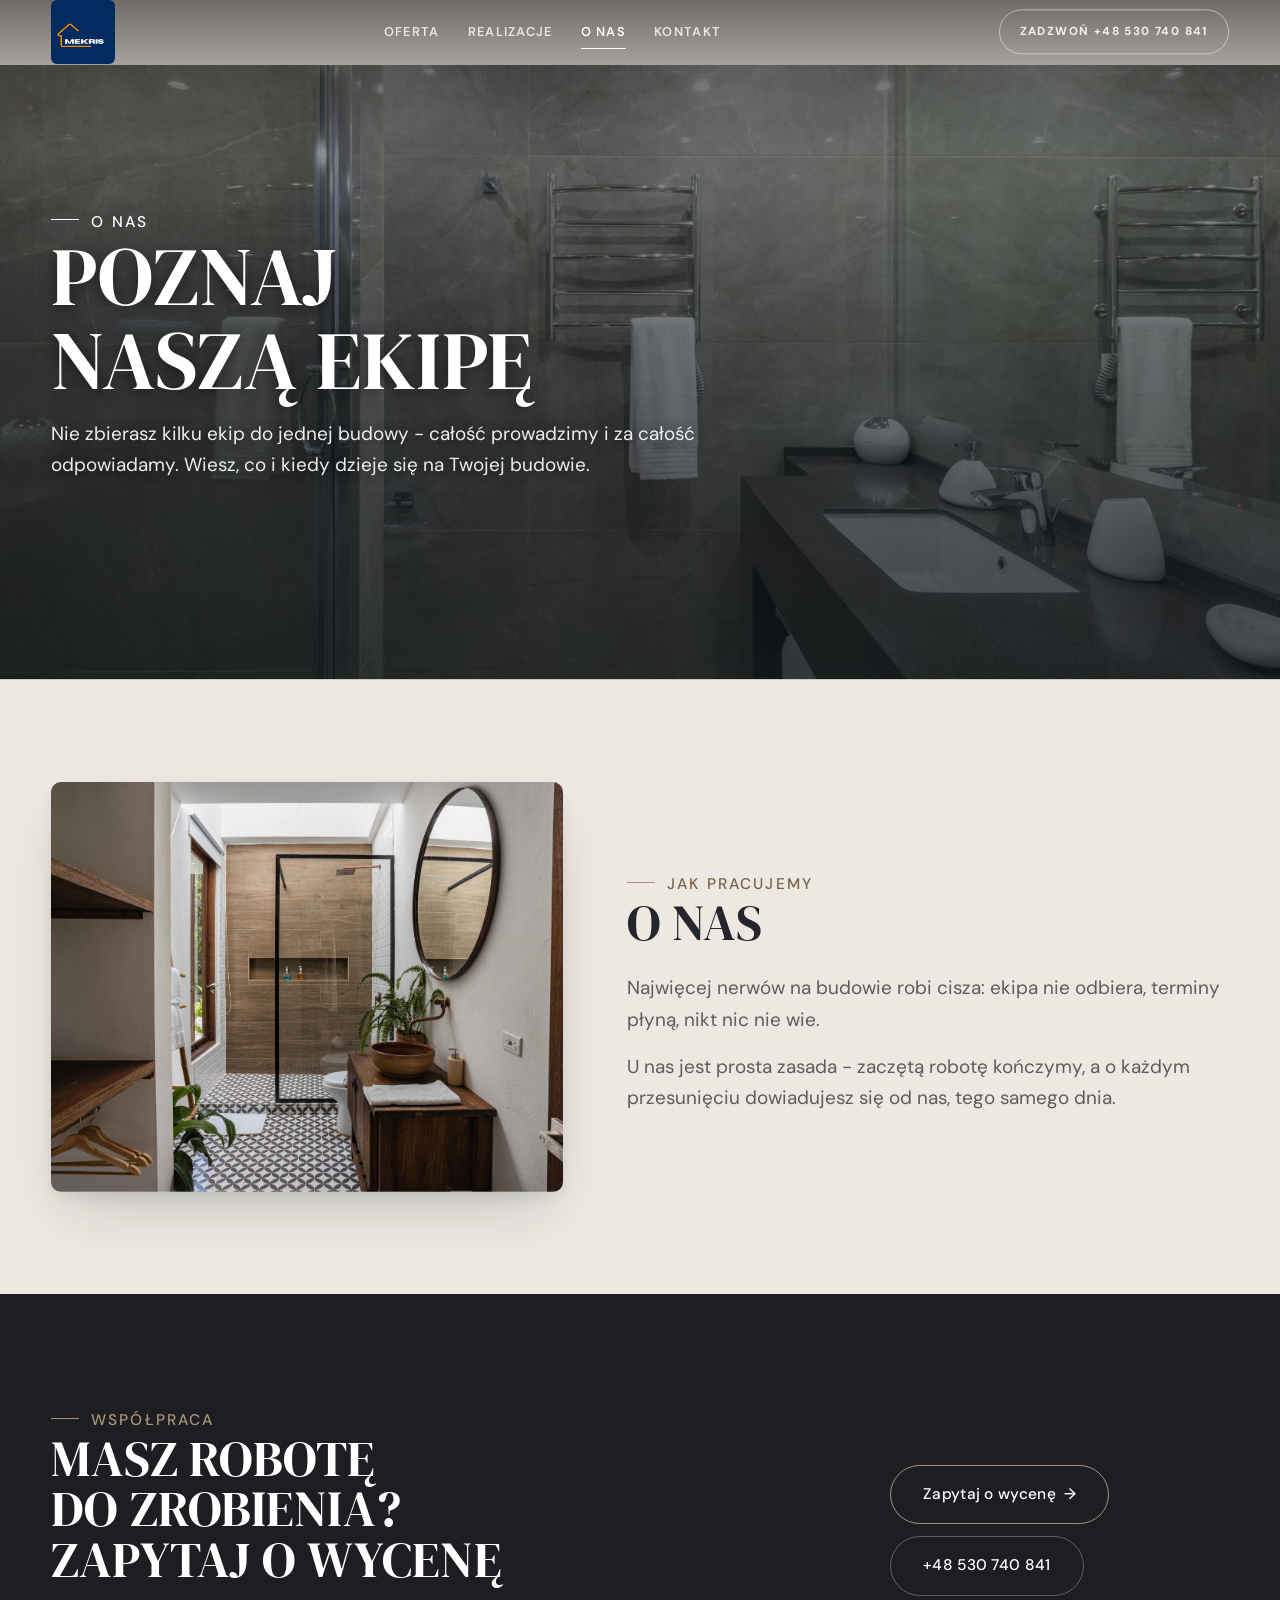
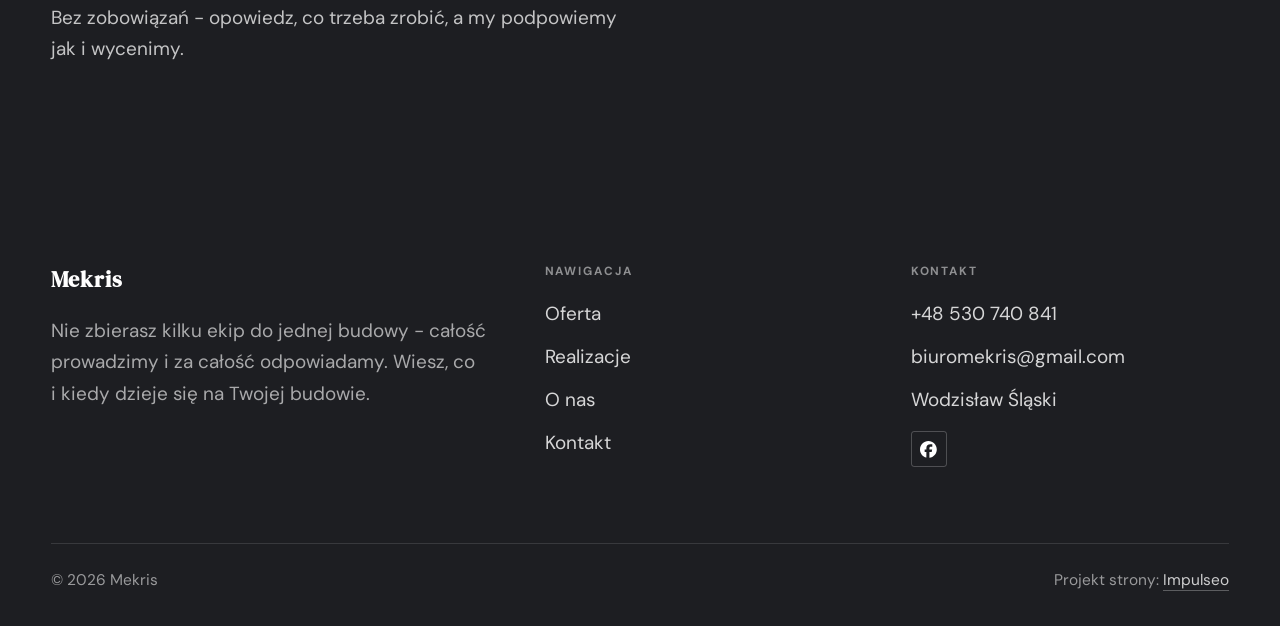
<file: o-nas.html>
<!DOCTYPE html>
<html lang="pl">
<head>
<meta charset="UTF-8">
<meta name="viewport" content="width=device-width, initial-scale=1.0">
<title>O nas - Mekris</title>
<meta name="description" content="Firma budowlana w Wodzisławiu Śląskim: budowa domów, stany surowe, remonty, wykończenia, elewacje. Kosztorys i termin na piśmie przed robotą. Zadzwoń: +48 530 740 841.">
<link rel="canonical" href="https://impulseo-pl.github.io/mekris/o-nas.html">
<meta name="robots" content="noindex, nofollow">
<meta property="og:type" content="website">
<meta property="og:locale" content="pl_PL">
<meta property="og:site_name" content="Mekris">
<meta property="og:title" content="O nas - Mekris">
<meta property="og:description" content="Firma budowlana w Wodzisławiu Śląskim: budowa domów, stany surowe, remonty, wykończenia, elewacje. Kosztorys i termin na piśmie przed robotą. Zadzwoń: +48 530 740 841.">
<meta property="og:url" content="https://impulseo-pl.github.io/mekris/o-nas.html">
<meta property="og:image" content="https://impulseo-pl.github.io/mekris/img/og.jpg">
<meta property="og:image:width" content="1200">
<meta property="og:image:height" content="630">
<meta name="twitter:card" content="summary_large_image">
<link rel="preconnect" href="https://fonts.googleapis.com">
<link rel="preconnect" href="https://fonts.gstatic.com" crossorigin>
<link href="https://fonts.googleapis.com/css2?family=DM+Serif+Display&family=DM+Sans:opsz,wght@9..40,400;9..40,500;9..40,600&display=swap" rel="stylesheet">
<link rel="stylesheet" href="assets/styles.css?v=fb69c578">
</head>
<body>

<header class="nav">
  <div class="wrap nav-inner">
    <a class="brand brand-has-logo" href="index.html"><img class="brand-logo" src="img/logo.jpg" alt="Mekris" width="500" height="500" decoding="async"></a>
    <nav class="nav-links">
      <a href="oferta.html">Oferta</a>
      <a href="realizacje.html">Realizacje</a>
      <a href="o-nas.html" class="active" aria-current="page">O nas</a>
      <a href="kontakt.html">Kontakt</a>
      <a href="tel:+48530740841" class="btn btn-accent">Zadzwoń +48 530 740 841</a>
    </nav>
    <button class="nav-toggle" aria-label="Menu"><span></span><span></span><span></span></button>
  </div>
</header>

<main>
<section class="pagehead">
  <img src="img/g5.jpg" alt="Mekris - Poznaj naszą ekipę" width="1600" height="1068" decoding="async">
  <div class="wrap">
    <span class="eyebrow">O nas</span>
    <h1>Poznaj naszą ekipę</h1>
    <p>Nie zbierasz kilku ekip do jednej budowy - całość prowadzimy i za całość odpowiadamy. Wiesz, co i kiedy dzieje się na Twojej budowie.</p>
  </div>
</section>
<section>
  <div class="wrap split">
    <div class="split-art reveal"><img src="img/g6.jpg" alt="Mekris" loading="lazy" width="1600" height="1066" decoding="async"></div>
    <div class="split-copy reveal">
      <span class="eyebrow">Jak pracujemy</span>
      <h2>O nas</h2>
      <p class="muted">Najwięcej nerwów na budowie robi cisza: ekipa nie odbiera, terminy płyną, nikt nic nie wie.</p>
      <p class="muted">U nas jest prosta zasada - zaczętą robotę kończymy, a o każdym przesunięciu dowiadujesz się od nas, tego samego dnia.</p>
    </div>
  </div>
</section>


<section class="cta">
  <div class="wrap">
    <div class="reveal">
      <span class="eyebrow">Współpraca</span>
      <h2>Masz robotę do zrobienia? Zapytaj o wycenę</h2>
      <p>Bez zobowiązań - opowiedz, co trzeba zrobić, a my podpowiemy jak i wycenimy.</p>
    </div>
    <div class="cta-actions reveal">
      <a href="kontakt.html" class="btn btn-light">Zapytaj o wycenę <span class="arr">→</span></a>
      <a href="tel:+48530740841" class="btn btn-ghost btn-ghost-cta">+48 530 740 841</a>
    </div>
  </div>
</section>
</main>

<footer>
  <div class="wrap">
    <div class="foot-grid">
      <div class="foot-brand">
        <div class="name">Mekris</div>
        <p>Nie zbierasz kilku ekip do jednej budowy - całość prowadzimy i za całość odpowiadamy. Wiesz, co i kiedy dzieje się na Twojej budowie.</p>
      </div>
      <div class="foot-col">
        <h4>Nawigacja</h4>
        <a href="oferta.html">Oferta</a>
        <a href="realizacje.html">Realizacje</a>
        <a href="o-nas.html">O nas</a>
        <a href="kontakt.html">Kontakt</a>
      </div>
      <div class="foot-col">
        <h4>Kontakt</h4>
        <a href="tel:+48530740841">+48 530 740 841</a>
        <a href="mailto:biuromekris@gmail.com">biuromekris@gmail.com</a>
        <p>Wodzisław Śląski</p>
      <div class="foot-soc">
        <a class="soc" href="https://www.facebook.com/p/Mekris-Us%C5%82ugi-remontowo-budowlane-61572982446283/" target="_blank" rel="noopener" aria-label="Facebook - Mekris"><svg viewBox="0 0 24 24" aria-hidden="true" focusable="false"><path d="M9.101 23.691v-7.98H6.627v-3.667h2.474v-1.58c0-4.085 1.848-5.978 5.858-5.978.401 0 .955.042 1.468.103a8.68 8.68 0 0 1 1.141.195v3.325a8.623 8.623 0 0 0-.653-.036 26.805 26.805 0 0 0-.733-.009c-.707 0-1.259.096-1.675.309a1.686 1.686 0 0 0-.679.622c-.258.42-.374.995-.374 1.752v1.297h3.919l-.386 2.103-.287 1.564h-3.246v8.245C19.396 23.238 24 18.179 24 12.044c0-6.627-5.373-12-12-12s-12 5.373-12 12c0 5.628 3.874 10.35 9.101 11.647Z" fill="currentColor"/></svg></a>
      </div>
      </div>
    </div>
    <div class="foot-bot">
      <span>© 2026 Mekris</span>
      <span>Projekt strony: <a class="foot-credit" href="https://impulseo.pl" target="_blank" rel="noopener">Impulseo</a></span>
    </div>
  </div>
</footer>
<div class="sticky-call"><a class="sc-call" href="tel:+48530740841"><svg class="ico-tel" width="16" height="16" viewBox="0 0 24 24" fill="none" aria-hidden="true"><path d="M6.6 10.8a15.5 15.5 0 0 0 6.6 6.6l2.2-2.2a1 1 0 0 1 1-.24 11.4 11.4 0 0 0 3.6.58 1 1 0 0 1 1 1V20a1 1 0 0 1-1 1A17 17 0 0 1 3 4a1 1 0 0 1 1-1h3.5a1 1 0 0 1 1 1c0 1.25.2 2.46.58 3.6a1 1 0 0 1-.25 1l-2.23 2.2Z" fill="currentColor"/></svg> Zadzwoń</a><a class="sc-quote" href="kontakt.html">Zadzwoń po kosztorys</a></div>
<div class="demo-wazne" data-do="2026-10-20" data-cykl="3" hidden><svg class="dw-ico" width="13" height="13" viewBox="0 0 24 24" fill="none" aria-hidden="true"><circle cx="12" cy="12" r="8.6" stroke="currentColor" stroke-width="1.8"/><path d="M12 7.2V12l3.3 2" stroke="currentColor" stroke-width="1.8" stroke-linecap="round"/></svg><span class="dw-txt"></span></div>

<script src="assets/main.js"></script>
</body>
</html>
</file>
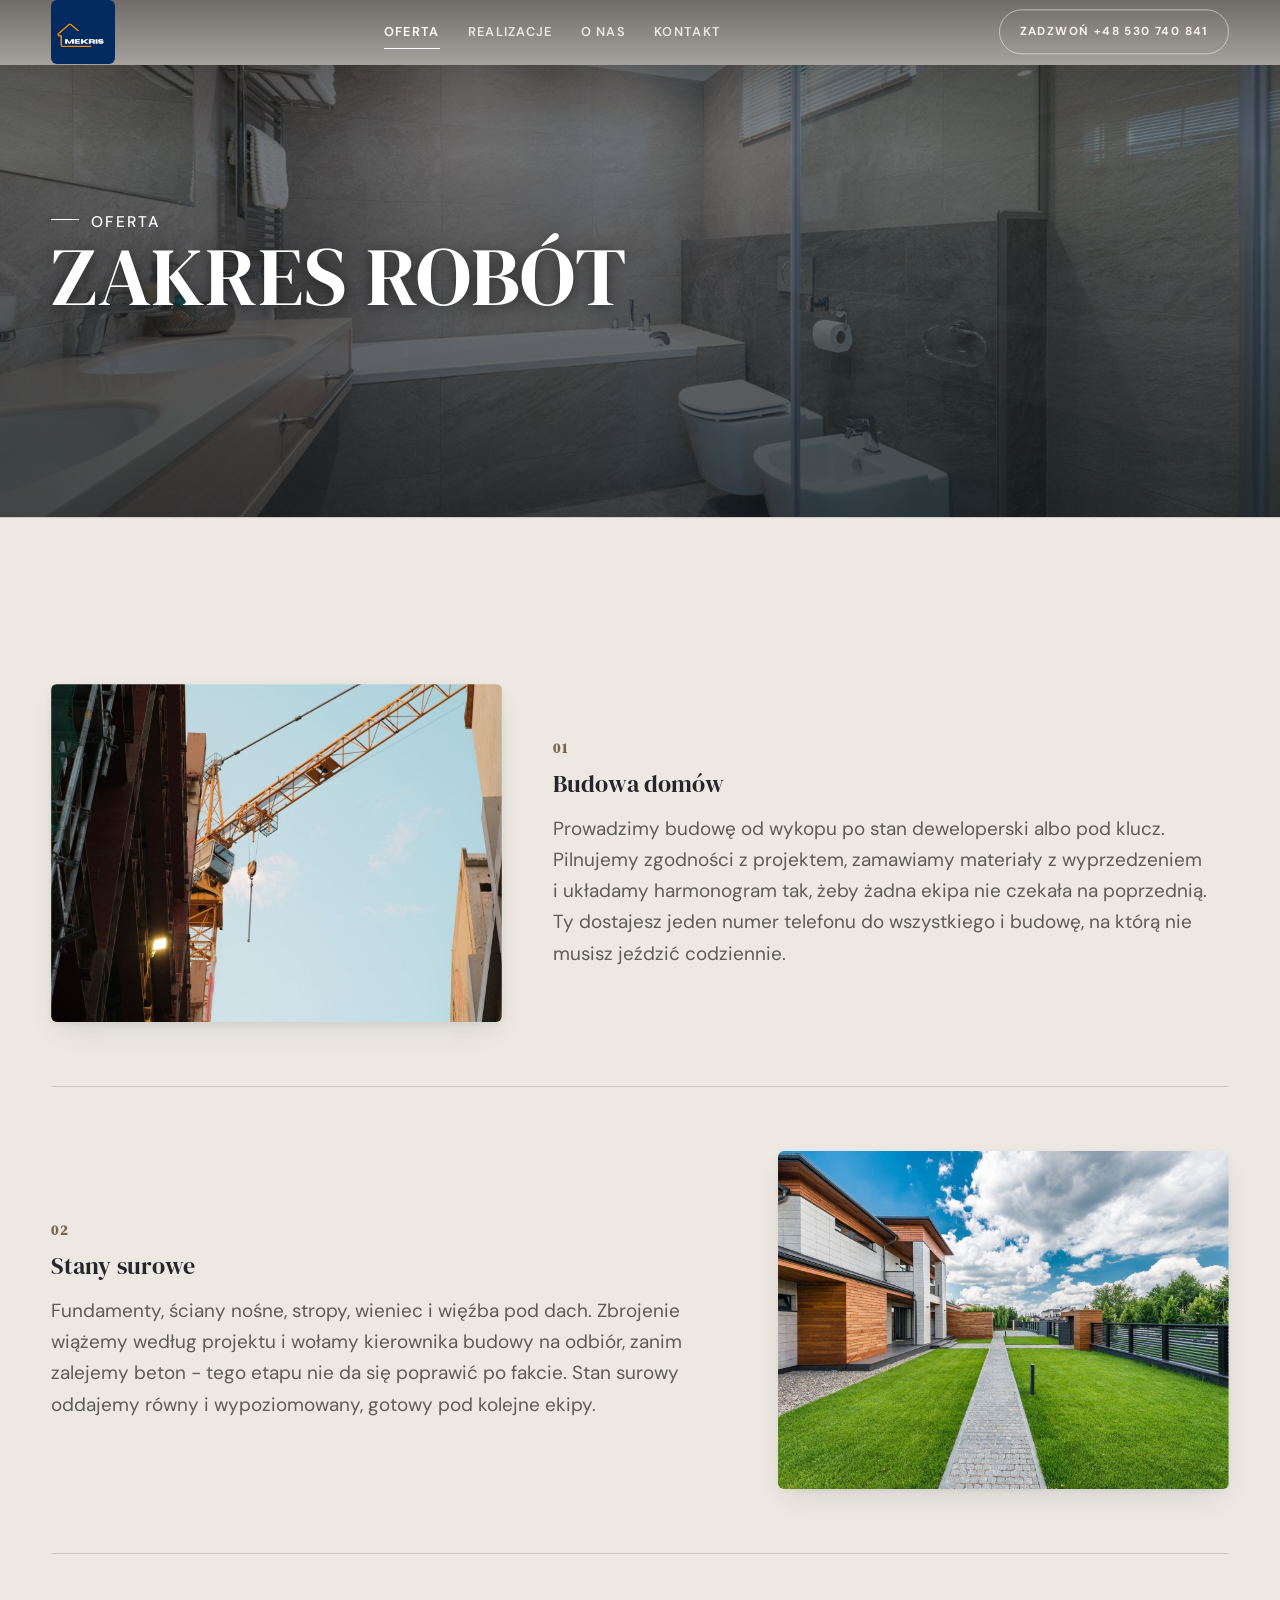
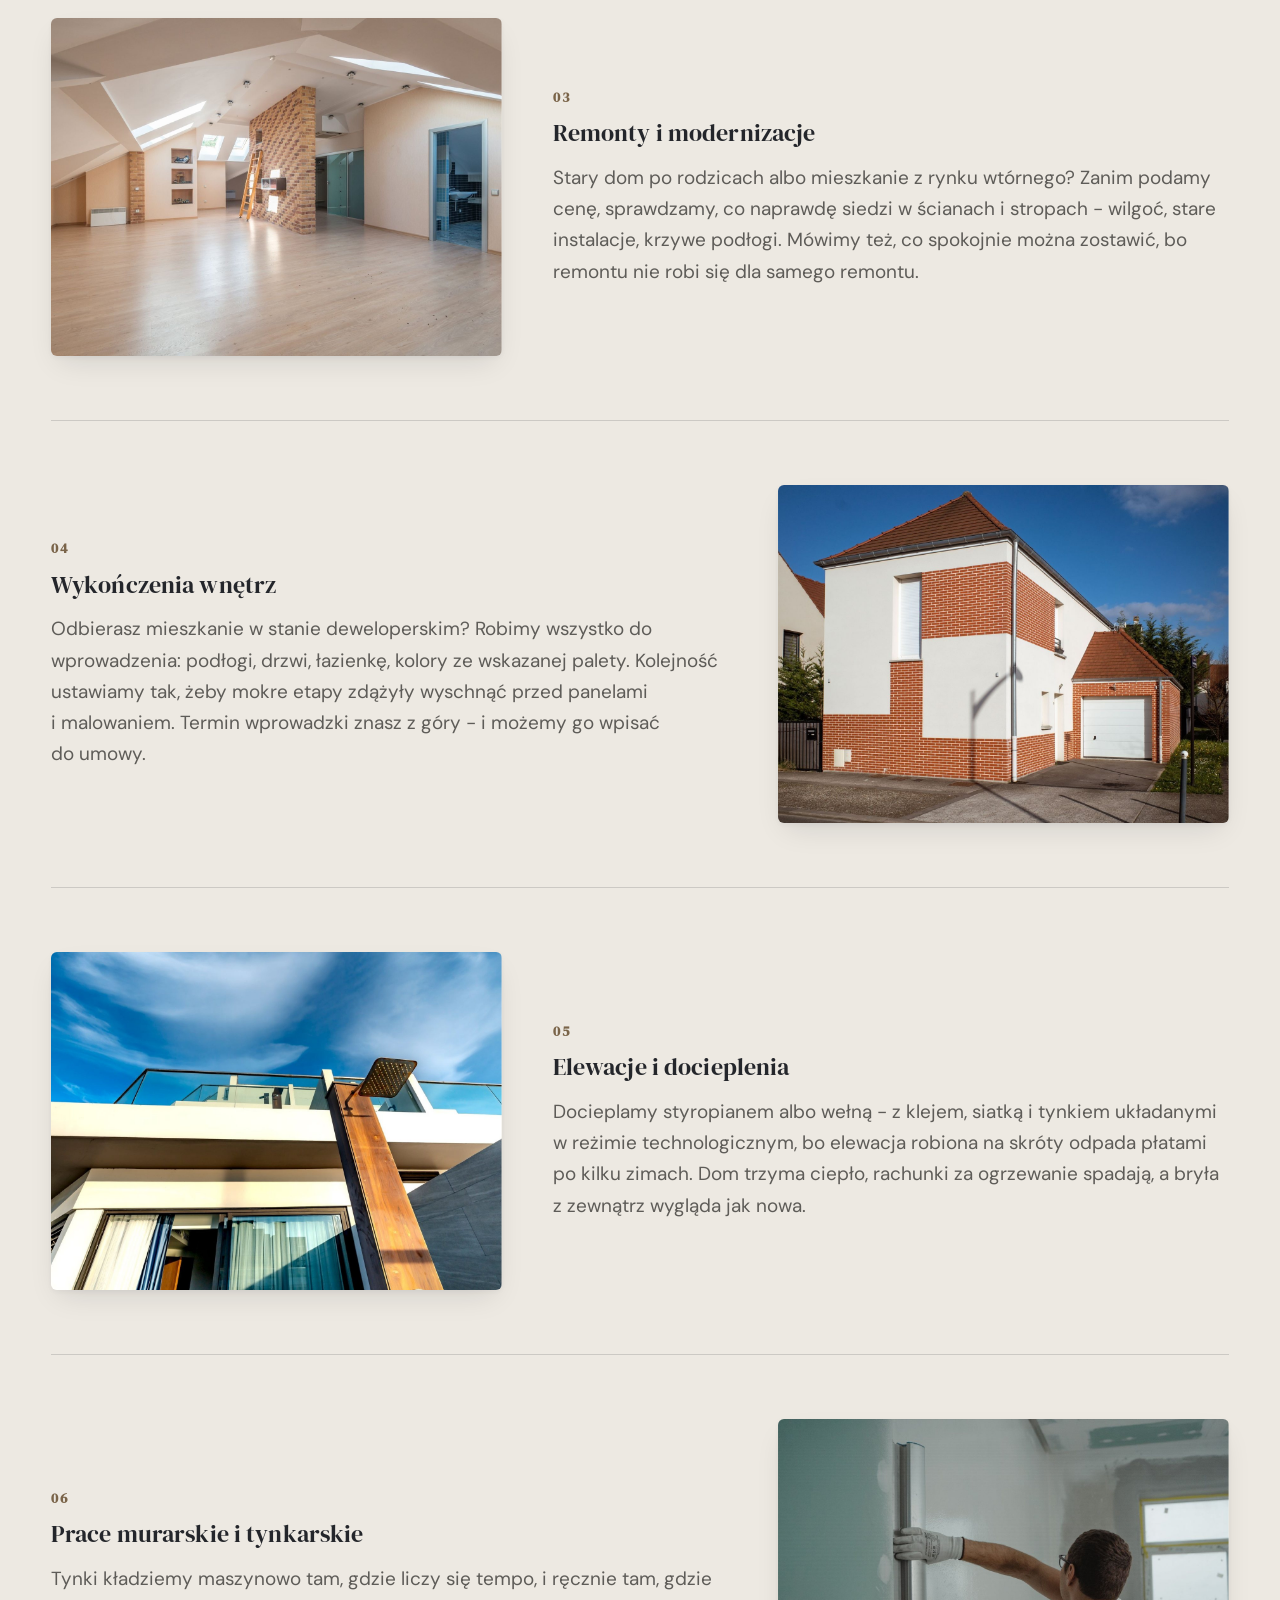
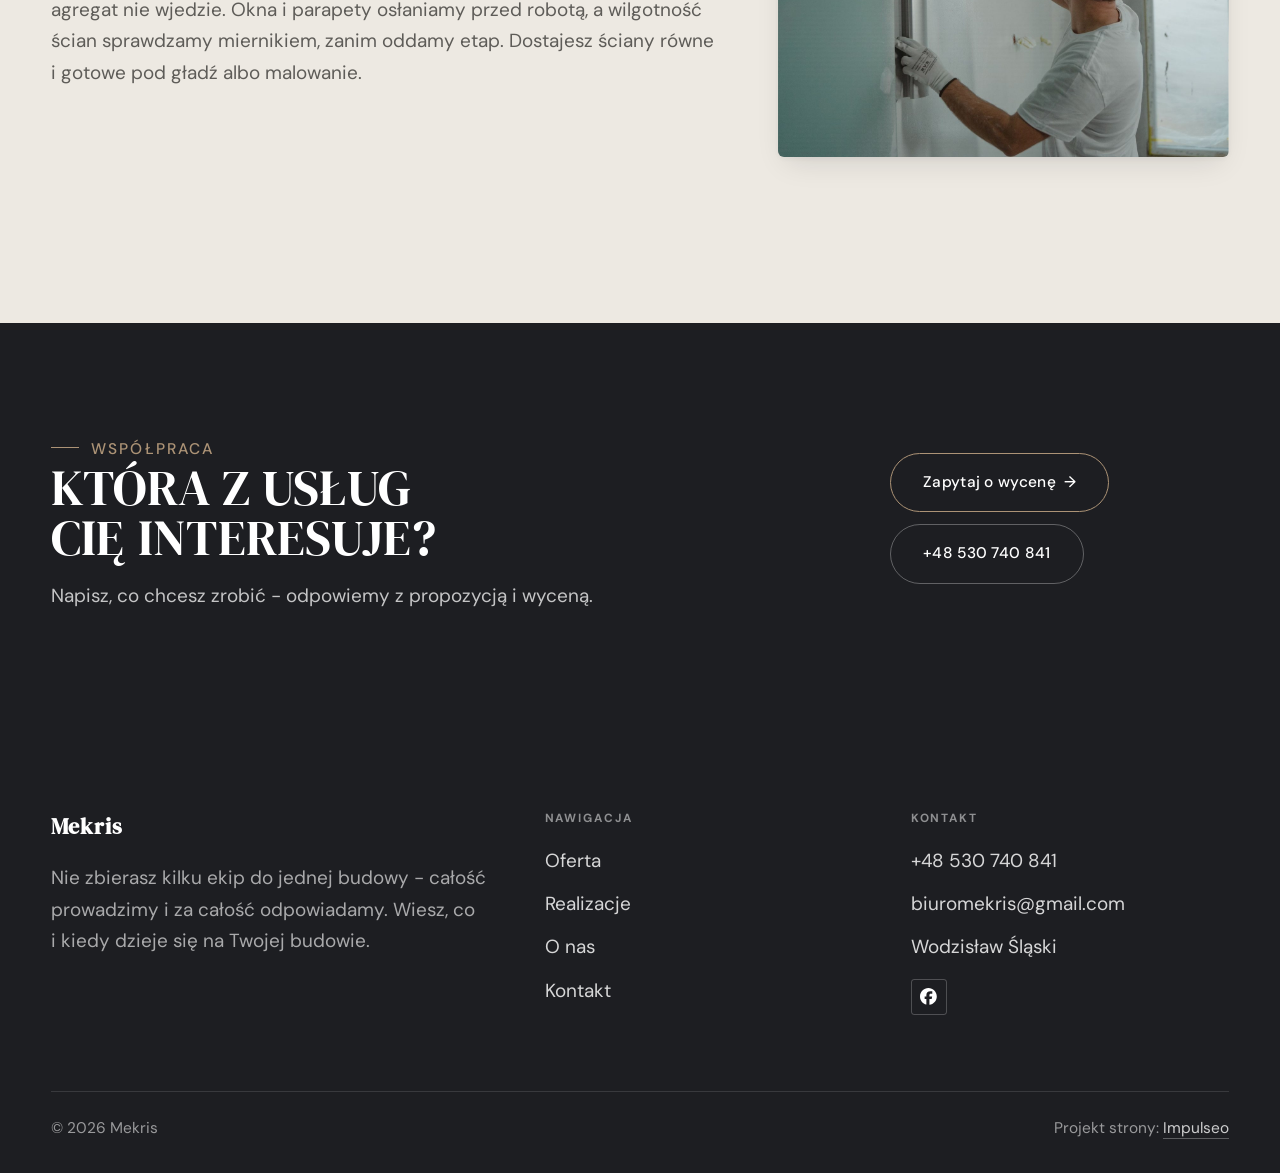
<file: oferta.html>
<!DOCTYPE html>
<html lang="pl">
<head>
<meta charset="UTF-8">
<meta name="viewport" content="width=device-width, initial-scale=1.0">
<title>Oferta - Mekris</title>
<meta name="description" content="Firma budowlana w Wodzisławiu Śląskim: budowa domów, stany surowe, remonty, wykończenia, elewacje. Kosztorys i termin na piśmie przed robotą. Zadzwoń: +48 530 740 841.">
<link rel="canonical" href="https://impulseo-pl.github.io/mekris/oferta.html">
<meta name="robots" content="noindex, nofollow">
<meta property="og:type" content="website">
<meta property="og:locale" content="pl_PL">
<meta property="og:site_name" content="Mekris">
<meta property="og:title" content="Oferta - Mekris">
<meta property="og:description" content="Firma budowlana w Wodzisławiu Śląskim: budowa domów, stany surowe, remonty, wykończenia, elewacje. Kosztorys i termin na piśmie przed robotą. Zadzwoń: +48 530 740 841.">
<meta property="og:url" content="https://impulseo-pl.github.io/mekris/oferta.html">
<meta property="og:image" content="https://impulseo-pl.github.io/mekris/img/og.jpg">
<meta property="og:image:width" content="1200">
<meta property="og:image:height" content="630">
<meta name="twitter:card" content="summary_large_image">
<link rel="preconnect" href="https://fonts.googleapis.com">
<link rel="preconnect" href="https://fonts.gstatic.com" crossorigin>
<link href="https://fonts.googleapis.com/css2?family=DM+Serif+Display&family=DM+Sans:opsz,wght@9..40,400;9..40,500;9..40,600&display=swap" rel="stylesheet">
<link rel="stylesheet" href="assets/styles.css?v=fb69c578">
</head>
<body>

<header class="nav">
  <div class="wrap nav-inner">
    <a class="brand brand-has-logo" href="index.html"><img class="brand-logo" src="img/logo.jpg" alt="Mekris" width="500" height="500" decoding="async"></a>
    <nav class="nav-links">
      <a href="oferta.html" class="active" aria-current="page">Oferta</a>
      <a href="realizacje.html">Realizacje</a>
      <a href="o-nas.html">O nas</a>
      <a href="kontakt.html">Kontakt</a>
      <a href="tel:+48530740841" class="btn btn-accent">Zadzwoń +48 530 740 841</a>
    </nav>
    <button class="nav-toggle" aria-label="Menu"><span></span><span></span><span></span></button>
  </div>
</header>

<main>
<section class="pagehead">
  <img src="img/g4.jpg" alt="Mekris - Zakres robót" width="1600" height="1068" decoding="async">
  <div class="wrap">
    <span class="eyebrow">Oferta</span>
    <h1>Zakres robót</h1>
  </div>
</section>
<section>
  <div class="wrap">
    <div class="svc-row reveal">
      <div class="svc-row-art"><img src="img/g12.jpg" alt="Budowa domów" loading="lazy" width="1600" height="1066" decoding="async"></div>
      <div>
        <span class="num">01</span>
        <h3>Budowa domów</h3>
        <p class="muted">Prowadzimy budowę od wykopu po stan deweloperski albo pod klucz. Pilnujemy zgodności z projektem, zamawiamy materiały z wyprzedzeniem i układamy harmonogram tak, żeby żadna ekipa nie czekała na poprzednią. Ty dostajesz jeden numer telefonu do wszystkiego i budowę, na którą nie musisz jeździć codziennie.</p>
      </div>
    </div>
    <div class="svc-row rev reveal">
      <div class="svc-row-art"><img src="img/g14.jpg" alt="Stany surowe" loading="lazy" width="1600" height="1068" decoding="async"></div>
      <div>
        <span class="num">02</span>
        <h3>Stany surowe</h3>
        <p class="muted">Fundamenty, ściany nośne, stropy, wieniec i więźba pod dach. Zbrojenie wiążemy według projektu i wołamy kierownika budowy na odbiór, zanim zalejemy beton - tego etapu nie da się poprawić po fakcie. Stan surowy oddajemy równy i wypoziomowany, gotowy pod kolejne ekipy.</p>
      </div>
    </div>
    <div class="svc-row reveal">
      <div class="svc-row-art"><img src="img/about.jpg" alt="Remonty i modernizacje" loading="lazy" width="1600" height="1068" decoding="async"></div>
      <div>
        <span class="num">03</span>
        <h3>Remonty i modernizacje</h3>
        <p class="muted">Stary dom po rodzicach albo mieszkanie z rynku wtórnego? Zanim podamy cenę, sprawdzamy, co naprawdę siedzi w ścianach i stropach - wilgoć, stare instalacje, krzywe podłogi. Mówimy też, co spokojnie można zostawić, bo remontu nie robi się dla samego remontu.</p>
      </div>
    </div>
    <div class="svc-row rev reveal">
      <div class="svc-row-art"><img src="img/g1.jpg" alt="Wykończenia wnętrz" loading="lazy" width="1600" height="1066" decoding="async"></div>
      <div>
        <span class="num">04</span>
        <h3>Wykończenia wnętrz</h3>
        <p class="muted">Odbierasz mieszkanie w stanie deweloperskim? Robimy wszystko do wprowadzenia: podłogi, drzwi, łazienkę, kolory ze wskazanej palety. Kolejność ustawiamy tak, żeby mokre etapy zdążyły wyschnąć przed panelami i malowaniem. Termin wprowadzki znasz z góry - i możemy go wpisać do umowy.</p>
      </div>
    </div>
    <div class="svc-row reveal">
      <div class="svc-row-art"><img src="img/g2.jpg" alt="Elewacje i docieplenia" loading="lazy" width="1600" height="1066" decoding="async"></div>
      <div>
        <span class="num">05</span>
        <h3>Elewacje i docieplenia</h3>
        <p class="muted">Docieplamy styropianem albo wełną - z klejem, siatką i tynkiem układanymi w reżimie technologicznym, bo elewacja robiona na skróty odpada płatami po kilku zimach. Dom trzyma ciepło, rachunki za ogrzewanie spadają, a bryła z zewnątrz wygląda jak nowa.</p>
      </div>
    </div>
    <div class="svc-row rev reveal">
      <div class="svc-row-art"><img src="img/g3.jpg" alt="Prace murarskie i tynkarskie" loading="lazy" width="1600" height="1066" decoding="async"></div>
      <div>
        <span class="num">06</span>
        <h3>Prace murarskie i tynkarskie</h3>
        <p class="muted">Tynki kładziemy maszynowo tam, gdzie liczy się tempo, i ręcznie tam, gdzie agregat nie wjedzie. Okna i parapety osłaniamy przed robotą, a wilgotność ścian sprawdzamy miernikiem, zanim oddamy etap. Dostajesz ściany równe i gotowe pod gładź albo malowanie.</p>
      </div>
    </div>
  </div>
</section>

<section class="cta">
  <div class="wrap">
    <div class="reveal">
      <span class="eyebrow">Współpraca</span>
      <h2>Która z usług Cię interesuje?</h2>
      <p>Napisz, co chcesz zrobić - odpowiemy z propozycją i wyceną.</p>
    </div>
    <div class="cta-actions reveal">
      <a href="kontakt.html" class="btn btn-light">Zapytaj o wycenę <span class="arr">→</span></a>
      <a href="tel:+48530740841" class="btn btn-ghost btn-ghost-cta">+48 530 740 841</a>
    </div>
  </div>
</section>
</main>

<footer>
  <div class="wrap">
    <div class="foot-grid">
      <div class="foot-brand">
        <div class="name">Mekris</div>
        <p>Nie zbierasz kilku ekip do jednej budowy - całość prowadzimy i za całość odpowiadamy. Wiesz, co i kiedy dzieje się na Twojej budowie.</p>
      </div>
      <div class="foot-col">
        <h4>Nawigacja</h4>
        <a href="oferta.html">Oferta</a>
        <a href="realizacje.html">Realizacje</a>
        <a href="o-nas.html">O nas</a>
        <a href="kontakt.html">Kontakt</a>
      </div>
      <div class="foot-col">
        <h4>Kontakt</h4>
        <a href="tel:+48530740841">+48 530 740 841</a>
        <a href="mailto:biuromekris@gmail.com">biuromekris@gmail.com</a>
        <p>Wodzisław Śląski</p>
      <div class="foot-soc">
        <a class="soc" href="https://www.facebook.com/p/Mekris-Us%C5%82ugi-remontowo-budowlane-61572982446283/" target="_blank" rel="noopener" aria-label="Facebook - Mekris"><svg viewBox="0 0 24 24" aria-hidden="true" focusable="false"><path d="M9.101 23.691v-7.98H6.627v-3.667h2.474v-1.58c0-4.085 1.848-5.978 5.858-5.978.401 0 .955.042 1.468.103a8.68 8.68 0 0 1 1.141.195v3.325a8.623 8.623 0 0 0-.653-.036 26.805 26.805 0 0 0-.733-.009c-.707 0-1.259.096-1.675.309a1.686 1.686 0 0 0-.679.622c-.258.42-.374.995-.374 1.752v1.297h3.919l-.386 2.103-.287 1.564h-3.246v8.245C19.396 23.238 24 18.179 24 12.044c0-6.627-5.373-12-12-12s-12 5.373-12 12c0 5.628 3.874 10.35 9.101 11.647Z" fill="currentColor"/></svg></a>
      </div>
      </div>
    </div>
    <div class="foot-bot">
      <span>© 2026 Mekris</span>
      <span>Projekt strony: <a class="foot-credit" href="https://impulseo.pl" target="_blank" rel="noopener">Impulseo</a></span>
    </div>
  </div>
</footer>
<div class="sticky-call"><a class="sc-call" href="tel:+48530740841"><svg class="ico-tel" width="16" height="16" viewBox="0 0 24 24" fill="none" aria-hidden="true"><path d="M6.6 10.8a15.5 15.5 0 0 0 6.6 6.6l2.2-2.2a1 1 0 0 1 1-.24 11.4 11.4 0 0 0 3.6.58 1 1 0 0 1 1 1V20a1 1 0 0 1-1 1A17 17 0 0 1 3 4a1 1 0 0 1 1-1h3.5a1 1 0 0 1 1 1c0 1.25.2 2.46.58 3.6a1 1 0 0 1-.25 1l-2.23 2.2Z" fill="currentColor"/></svg> Zadzwoń</a><a class="sc-quote" href="kontakt.html">Zadzwoń po kosztorys</a></div>
<div class="demo-wazne" data-do="2026-10-20" data-cykl="3" hidden><svg class="dw-ico" width="13" height="13" viewBox="0 0 24 24" fill="none" aria-hidden="true"><circle cx="12" cy="12" r="8.6" stroke="currentColor" stroke-width="1.8"/><path d="M12 7.2V12l3.3 2" stroke="currentColor" stroke-width="1.8" stroke-linecap="round"/></svg><span class="dw-txt"></span></div>

<script src="assets/main.js"></script>
</body>
</html>
</file>
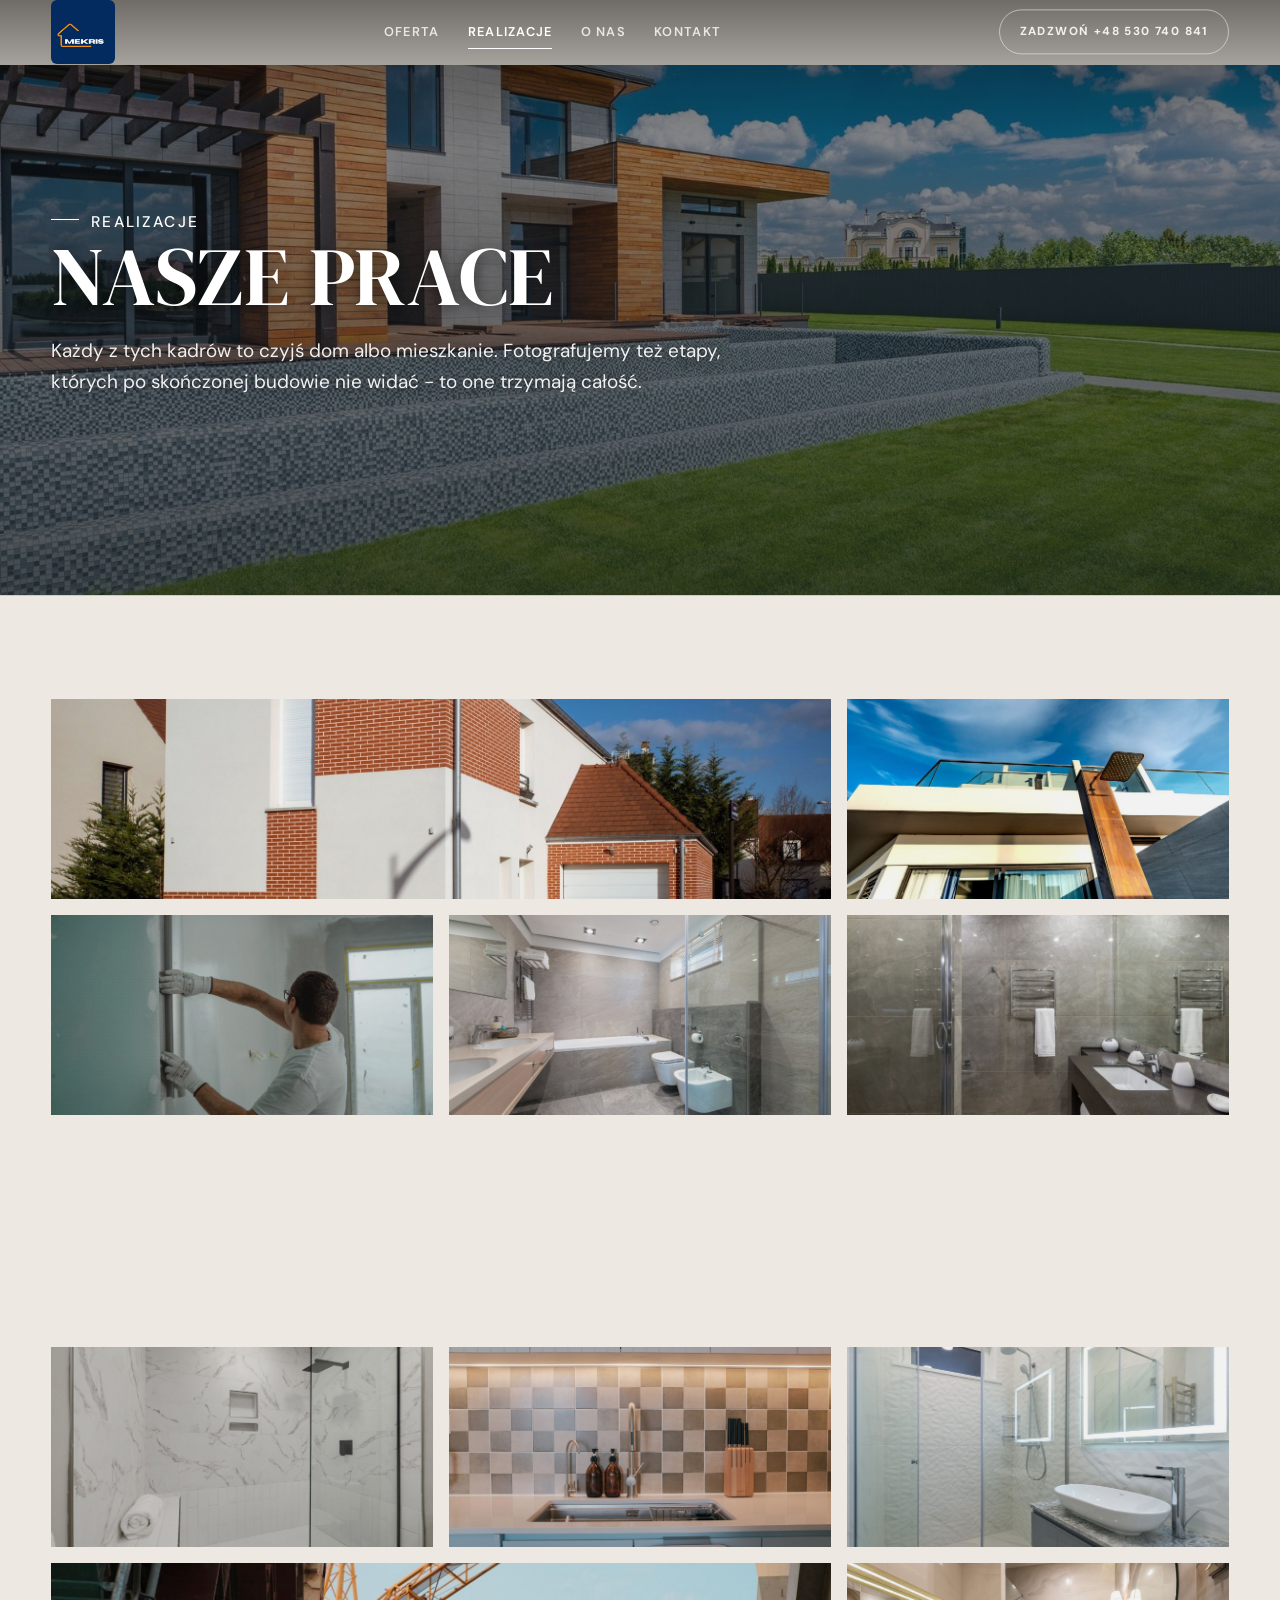
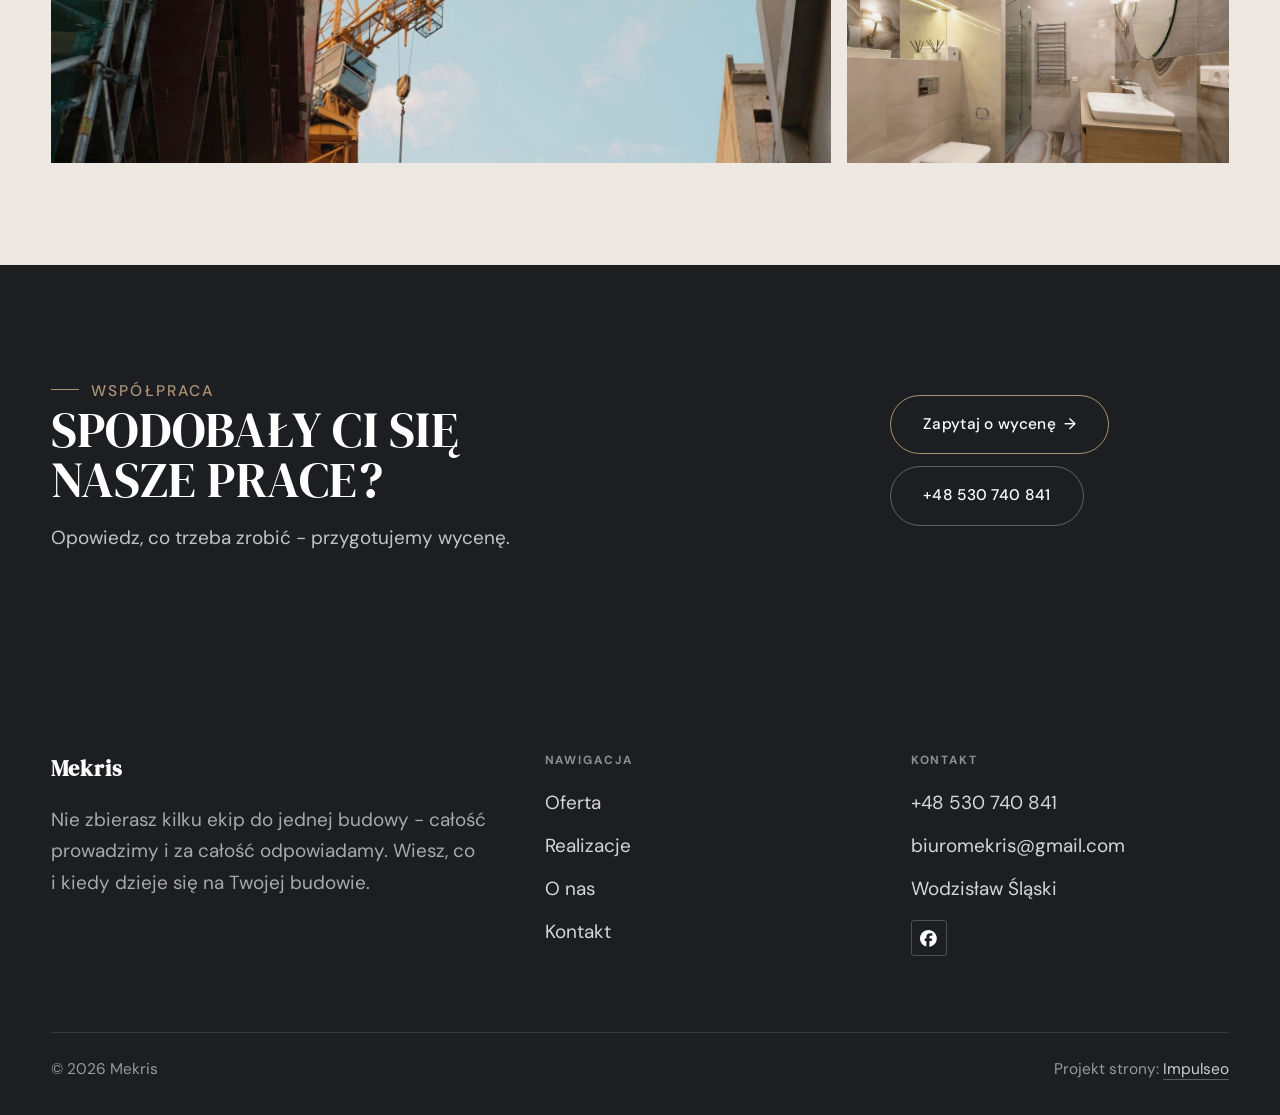
<file: realizacje.html>
<!DOCTYPE html>
<html lang="pl">
<head>
<meta charset="UTF-8">
<meta name="viewport" content="width=device-width, initial-scale=1.0">
<title>Realizacje - Mekris</title>
<meta name="description" content="Realizacje Mekris: Fundamenty i zbrojenie, Stan surowy, Więźba i dach, Wykończenie wnętrza, Elewacja i docieplenie">
<link rel="canonical" href="https://impulseo-pl.github.io/mekris/realizacje.html">
<meta name="robots" content="noindex, nofollow">
<meta property="og:type" content="website">
<meta property="og:locale" content="pl_PL">
<meta property="og:site_name" content="Mekris">
<meta property="og:title" content="Realizacje - Mekris">
<meta property="og:description" content="Realizacje Mekris: Fundamenty i zbrojenie, Stan surowy, Więźba i dach, Wykończenie wnętrza, Elewacja i docieplenie">
<meta property="og:url" content="https://impulseo-pl.github.io/mekris/realizacje.html">
<meta property="og:image" content="https://impulseo-pl.github.io/mekris/img/og.jpg">
<meta property="og:image:width" content="1200">
<meta property="og:image:height" content="630">
<meta name="twitter:card" content="summary_large_image">
<link rel="preconnect" href="https://fonts.googleapis.com">
<link rel="preconnect" href="https://fonts.gstatic.com" crossorigin>
<link href="https://fonts.googleapis.com/css2?family=DM+Serif+Display&family=DM+Sans:opsz,wght@9..40,400;9..40,500;9..40,600&display=swap" rel="stylesheet">
<link rel="stylesheet" href="assets/styles.css?v=fb69c578">
</head>
<body>

<header class="nav">
  <div class="wrap nav-inner">
    <a class="brand brand-has-logo" href="index.html"><img class="brand-logo" src="img/logo.jpg" alt="Mekris" width="500" height="500" decoding="async"></a>
    <nav class="nav-links">
      <a href="oferta.html">Oferta</a>
      <a href="realizacje.html" class="active" aria-current="page">Realizacje</a>
      <a href="o-nas.html">O nas</a>
      <a href="kontakt.html">Kontakt</a>
      <a href="tel:+48530740841" class="btn btn-accent">Zadzwoń +48 530 740 841</a>
    </nav>
    <button class="nav-toggle" aria-label="Menu"><span></span><span></span><span></span></button>
  </div>
</header>

<main>
<section class="pagehead">
  <img src="img/g11.jpg" alt="Mekris - Nasze prace" width="1600" height="1068" decoding="async">
  <div class="wrap">
    <span class="eyebrow">Realizacje</span>
    <h1>Nasze prace</h1>
    <p>Każdy z tych kadrów to czyjś dom albo mieszkanie. Fotografujemy też etapy, których po skończonej budowie nie widać - to one trzymają całość.</p>
  </div>
</section>
<section>
  <div class="wrap">
    <div class="gallery">
      <div class="tile t-two3 reveal"><img src="img/g1.jpg" alt="Mekris" loading="lazy" width="1600" height="1066" decoding="async"></div>
      <div class="tile t-third reveal"><img src="img/g2.jpg" alt="Mekris" loading="lazy" width="1600" height="1066" decoding="async"></div>
      <div class="tile t-third reveal"><img src="img/g3.jpg" alt="Mekris" loading="lazy" width="1600" height="1066" decoding="async"></div>
      <div class="tile t-third reveal"><img src="img/g4.jpg" alt="Mekris" loading="lazy" width="1600" height="1068" decoding="async"></div>
      <div class="tile t-third reveal"><img src="img/g5.jpg" alt="Mekris" loading="lazy" width="1600" height="1068" decoding="async"></div>
      <div class="tile t-third reveal"><img src="img/g6.jpg" alt="Mekris" loading="lazy" width="1600" height="1066" decoding="async"></div>
      <div class="tile t-two3 reveal"><img src="img/g7.jpg" alt="Mekris" loading="lazy" width="1600" height="1066" decoding="async"></div>
      <div class="tile t-third reveal"><img src="img/g8.jpg" alt="Mekris" loading="lazy" width="1600" height="1067" decoding="async"></div>
      <div class="tile t-third reveal"><img src="img/g9.jpg" alt="Mekris" loading="lazy" width="1600" height="1066" decoding="async"></div>
      <div class="tile t-third reveal"><img src="img/g10.jpg" alt="Mekris" loading="lazy" width="1600" height="1000" decoding="async"></div>
      <div class="tile t-two3 reveal"><img src="img/g12.jpg" alt="Mekris" loading="lazy" width="1600" height="1066" decoding="async"></div>
      <div class="tile t-third reveal"><img src="img/g13.jpg" alt="Mekris" loading="lazy" width="1880" height="1255" decoding="async"></div>
    </div>
  </div>
</section>
<section class="cta">
  <div class="wrap">
    <div class="reveal">
      <span class="eyebrow">Współpraca</span>
      <h2>Spodobały Ci się nasze prace?</h2>
      <p>Opowiedz, co trzeba zrobić - przygotujemy wycenę.</p>
    </div>
    <div class="cta-actions reveal">
      <a href="kontakt.html" class="btn btn-light">Zapytaj o wycenę <span class="arr">→</span></a>
      <a href="tel:+48530740841" class="btn btn-ghost btn-ghost-cta">+48 530 740 841</a>
    </div>
  </div>
</section>
</main>

<footer>
  <div class="wrap">
    <div class="foot-grid">
      <div class="foot-brand">
        <div class="name">Mekris</div>
        <p>Nie zbierasz kilku ekip do jednej budowy - całość prowadzimy i za całość odpowiadamy. Wiesz, co i kiedy dzieje się na Twojej budowie.</p>
      </div>
      <div class="foot-col">
        <h4>Nawigacja</h4>
        <a href="oferta.html">Oferta</a>
        <a href="realizacje.html">Realizacje</a>
        <a href="o-nas.html">O nas</a>
        <a href="kontakt.html">Kontakt</a>
      </div>
      <div class="foot-col">
        <h4>Kontakt</h4>
        <a href="tel:+48530740841">+48 530 740 841</a>
        <a href="mailto:biuromekris@gmail.com">biuromekris@gmail.com</a>
        <p>Wodzisław Śląski</p>
      <div class="foot-soc">
        <a class="soc" href="https://www.facebook.com/p/Mekris-Us%C5%82ugi-remontowo-budowlane-61572982446283/" target="_blank" rel="noopener" aria-label="Facebook - Mekris"><svg viewBox="0 0 24 24" aria-hidden="true" focusable="false"><path d="M9.101 23.691v-7.98H6.627v-3.667h2.474v-1.58c0-4.085 1.848-5.978 5.858-5.978.401 0 .955.042 1.468.103a8.68 8.68 0 0 1 1.141.195v3.325a8.623 8.623 0 0 0-.653-.036 26.805 26.805 0 0 0-.733-.009c-.707 0-1.259.096-1.675.309a1.686 1.686 0 0 0-.679.622c-.258.42-.374.995-.374 1.752v1.297h3.919l-.386 2.103-.287 1.564h-3.246v8.245C19.396 23.238 24 18.179 24 12.044c0-6.627-5.373-12-12-12s-12 5.373-12 12c0 5.628 3.874 10.35 9.101 11.647Z" fill="currentColor"/></svg></a>
      </div>
      </div>
    </div>
    <div class="foot-bot">
      <span>© 2026 Mekris</span>
      <span>Projekt strony: <a class="foot-credit" href="https://impulseo.pl" target="_blank" rel="noopener">Impulseo</a></span>
    </div>
  </div>
</footer>
<div class="sticky-call"><a class="sc-call" href="tel:+48530740841"><svg class="ico-tel" width="16" height="16" viewBox="0 0 24 24" fill="none" aria-hidden="true"><path d="M6.6 10.8a15.5 15.5 0 0 0 6.6 6.6l2.2-2.2a1 1 0 0 1 1-.24 11.4 11.4 0 0 0 3.6.58 1 1 0 0 1 1 1V20a1 1 0 0 1-1 1A17 17 0 0 1 3 4a1 1 0 0 1 1-1h3.5a1 1 0 0 1 1 1c0 1.25.2 2.46.58 3.6a1 1 0 0 1-.25 1l-2.23 2.2Z" fill="currentColor"/></svg> Zadzwoń</a><a class="sc-quote" href="kontakt.html">Zadzwoń po kosztorys</a></div>
<div class="demo-wazne" data-do="2026-10-20" data-cykl="3" hidden><svg class="dw-ico" width="13" height="13" viewBox="0 0 24 24" fill="none" aria-hidden="true"><circle cx="12" cy="12" r="8.6" stroke="currentColor" stroke-width="1.8"/><path d="M12 7.2V12l3.3 2" stroke="currentColor" stroke-width="1.8" stroke-linecap="round"/></svg><span class="dw-txt"></span></div>

<script src="assets/main.js"></script>
</body>
</html>
</file>
<file: assets/styles.css>
/* ============================================================
   STOLBASZ — premium, architektoniczny B2B fit-out
   Jasna paleta, zero brązu. System wg premium-web-craft.
   Projekt strony: Impulseo (impulseo.pl)
   ============================================================ */

:root{
  /* PALETA — jasna, architektoniczna, chłodna */
  --paper:#F4F6F8;          /* główne tło */
  --paper-2:#E7EBEF;        /* sekcje alternatywne (chłodny jasny szary) */
  --paper-3:#E7EBEF;        /* delikatne wypełnienia */
  --ink:#15212E;            /* tekst główny — chłodny grafit */
  --ink-soft:#243443;       /* nagłówki drugorzędne */
  --muted:#6B7785;          /* tekst poboczny */
  --line:rgba(21,33,46,.12);/* hairline */
  --accent:#E8A317;         /* stonowany petrol-slate — jedyny akcent */
  --accent-d:#C9870C;
  --accent-soft:rgba(232,163,23,.10);
  --dark:#15212E;           /* sekcje ciemne (stopka/CTA) */

  /* HOVER ZDJĘĆ — JEDEN standard dla całego silnika (decyzja K. 04.08.2026, artefakt z wariantami).
     AKTUALNE (K.+Szymon 09.08.2026, wybór z artefaktu 6 wariantów): zoom 1.05 przy 1.4s -
     przy tak długim czasie mocniejszy kadr NIE skacze, tylko „oddycha". Poprzedni standard
     (1.02 / .55s z 04.08) odbierany jako dynamiczny i szybki.
     Spoczynek lekko przygaszony, ale TYLKO tam, gdzie jest mysz (@media hover:hover) —
     na telefonie zdjęcia zostają w pełnej jasności. */
  --img-zoom:1.05;                   /* K.+Szymon 09.08: wariant F z artefaktu porównawczego */
  --img-rest:brightness(.95) saturate(.99);
  --img-hot:brightness(1.06) saturate(1.05);
  --img-dur:1.4s;                    /* K.+Szymon 09.08 (wariant F): powoli = elegancko */
  --img-ease:cubic-bezier(.16,.84,.44,1);  /* miękki ogon, efekt „oddychania" */

  /* ODSTĘPY — skala 4/8 */
  --space-1:4px; --space-2:8px; --space-3:12px; --space-4:16px; --space-5:24px;
  --space-6:32px; --space-7:48px; --space-8:64px; --space-9:96px; --space-10:128px;

  /* TYPOGRAFIA — fluid clamp() (skala podbita 16.07.2026: większe, czytelniejsze litery — uwaga Adama) */
  --text-sm:clamp(.9rem,.87rem + .12vw,1rem);
  --text-base:clamp(1.08rem,1.04rem + .18vw,1.2rem);
  --text-lg:clamp(1.24rem,1.15rem + .34vw,1.44rem);
  --text-h3:clamp(1.34rem,1.22rem + .55vw,1.66rem);
  --text-h2:clamp(2.1rem,1.66rem + 2.1vw,3.1rem);
  --text-h1:clamp(2.9rem,2.1rem + 4vw,5.1rem);

  /* PROMIENIE — architektoniczne, raczej ostre */
  --r-sm:3px; --r-md:6px; --r-lg:10px;

  /* RUCH */
  --ease:cubic-bezier(.25,.46,.45,.94); --dur:.24s;

  /* CIENIE — miękkie, warstwowe */
  --sh-sm:0 1px 2px rgba(16,24,32,.04), 0 2px 8px rgba(16,24,32,.05);
  --sh-md:0 2px 6px rgba(16,24,32,.05), 0 12px 28px -8px rgba(16,24,32,.12);
  --sh-lg:0 6px 14px rgba(16,24,32,.07), 0 26px 56px -18px rgba(16,24,32,.22);

  --hairline:1px solid var(--line);

  --font-display:'Space Grotesk','Inter',sans-serif;
  --font-body:'DM Sans','Inter',sans-serif;
}

*{box-sizing:border-box;margin:0;padding:0}
html{scroll-behavior:smooth}
body{
  font-family:var(--font-body);
  font-size:var(--text-base);
  line-height:1.65;
  color:var(--ink);
  background:var(--paper);
  -webkit-font-smoothing:antialiased;
  text-rendering:optimizeLegibility;
}
img{max-width:100%;height:auto;display:block}  /* height:auto = width/height z atrybutów trzyma proporcje (TOP#12) */
a{color:inherit;text-decoration:none}

.wrap{width:min(92%,1180px);margin-inline:auto}
section{padding-block:clamp(52px,6.5vw,96px)}

h1,h2,h3{font-family:var(--font-display);font-weight:700;line-height:1.08;letter-spacing:-.02em;color:var(--ink)}
h1{font-size:var(--text-h1);letter-spacing:-.035em}
h2{font-size:var(--text-h2);letter-spacing:-.025em}
h3{font-size:var(--text-h3)}
/* MIARA — długość wiersza. WCAG 2.2 SC 1.4.8: max 80 znaków; Butterick: 45–90.
   68ch daje realnie 72–78 znaków polskiego tekstu, czyli z zapasem pod granicą.
   Wcześniej limit miał TYLKO <p> — <li>, <blockquote> i <dd> nie miały żadnego,
   i to jedyny powód, dla którego 23 bloki na dwóch oddanych stronach jadą po
   83–106 znaków w wierszu (pomiar 07.08.2026, bramka `miara`).
   ⚠️ Listy i definicje ograniczamy TYLKO bez klasy: `ul`/`ol` z klasą to u nas
   układ (siatki kafli, menu), a nie tekst ciągły — tam miarę wyznacza układ. */
/* 60ch, nie 68ch (K. 10.08): po zmianie fontów na węższe kroje (DM Sans i spółka)
   w 68ch mieściło się ~90 znaków - bramka pikselowa słusznie zgłaszała przekroczenie
   granicy 80. Pomiar na żywej przeglądarce: 60ch = 90 znaków, 53ch = ~78 znaków, czyli normę WCAG 1.4.8. */
:root{ --miara:53ch }
p{max-width:min(100%,var(--miara))}
blockquote,
ul:not([class])>li, ol:not([class])>li,
dl:not([class])>dd{max-width:min(100%,var(--miara))}

/* ⚠️ Świadomie BEZ wyjątku `.tile p,.card p,.svc p{max-width:none}`, choć nasuwa się sam:
   te akapity BYŁY już ograniczone (stare `p{max-width:65ch}`), więc „wyjątek" nie odblokowałby
   niczego nowego — tylko ROZLUŹNIŁ stan sprzed zmiany na wszystkich demach naraz.
   `figcaption` żadna z reguł wyżej nie dotyczy, więc też nie potrzebuje zwolnienia. */

/* ŁAMANIE. `balance` wyrównuje długości wierszy w nagłówku, `pretty` pilnuje ostatniego
   wiersza akapitu, żeby nie został w nim jeden wyraz. Obsługiwane od Chrome 117 /
   Safari 17.5; starsze przeglądarki po prostu ignorują tę własność.
   `text-wrap:pretty` nie występowało dotąd ANI RAZ w silniku ani w repo klientów. */
h1,h2,h3,.lead,.lede{text-wrap:balance}
p,li,blockquote,dd{text-wrap:pretty}

.eyebrow{
  font-family:var(--font-body);
  font-size:var(--text-sm);
  font-weight:600;
  letter-spacing:.18em;
  text-transform:uppercase;
  color:var(--accent);
  display:inline-flex;align-items:center;gap:var(--space-3);
}
/* flex:none + margin-top = kreska trzyma się PIERWSZEJ linii. Wcześniej align-items:center
   centrowało ją względem całego bloku i przy zawinięciu (długi kicker typu
   „…WNĘTRZ · LESZNO · OD 2019") druga linia lądowała z brzydkim wcięciem. */
.eyebrow{align-items:flex-start}
.eyebrow>*,.eyebrow{text-wrap:balance}   /* dlugi kicker lamal sie na sierote typu samo „2019" w drugiej linii */
.eyebrow::before{content:"";width:28px;height:1px;background:var(--accent);display:inline-block;flex:none;margin-top:.62em}

.muted{color:var(--muted)}
.lead{font-size:var(--text-lg);line-height:1.55;color:var(--ink-soft);max-width:50ch}

/* ---------- BUTTONS ---------- */
.btn{
  display:inline-flex;align-items:center;gap:var(--space-2);
  font-weight:600;font-size:var(--text-sm);letter-spacing:.02em;
  padding:var(--space-4) var(--space-6);
  border-radius:var(--r-sm);
  transition:transform var(--dur) var(--ease),box-shadow var(--dur) var(--ease),background var(--dur) var(--ease);
  cursor:pointer;border:1px solid transparent;
}
.btn-accent{background:var(--accent);color:#fff;box-shadow:var(--sh-sm)}
.btn-accent:hover{background:var(--accent-d);transform:translateY(-2px);box-shadow:var(--sh-md)}
.btn-accent:active{transform:translateY(0);box-shadow:var(--sh-sm)}
.btn-ghost{background:transparent;color:var(--ink);border-color:var(--line)}
.btn-ghost:hover{border-color:var(--accent);color:var(--accent);transform:translateY(-2px)}
.btn-light{background:#fff;color:var(--ink);box-shadow:var(--sh-sm)}
.btn-light:hover{transform:translateY(-2px);box-shadow:var(--sh-md)}
.btn .arr{transition:transform var(--dur) var(--ease)}
.btn:hover .arr{transform:translateX(4px)}

/* ---------- NAV ---------- */
.nav{
  position:sticky;top:0;z-index:50;
  background:color-mix(in srgb,var(--paper) 88%,transparent);
  backdrop-filter:saturate(140%) blur(10px);
  border-bottom:var(--hairline);
}
.nav-inner{display:flex;align-items:center;justify-content:space-between;gap:var(--space-5);height:72px}
/* ANTY-NACHODZENIE (K. 05.08.2026): długa nazwa firmy + przycisk z pełnym numerem nie mieściły się w pasku
   i flex ściskał linki PONIŻEJ ich treści - "Kontakt" wchodził na ramkę "Zadzwoń +48 ...". Teraz ustępuje
   nazwa marki (skrót wielokropkiem), a menu i przycisk nigdy się nie kurczą ani nie zachodzą na siebie. */
.brand{display:flex;flex-direction:column;line-height:1;min-width:0;flex:0 1 auto}
.brand .name{font-family:var(--font-display);font-weight:800;font-size:1.35rem;letter-spacing:.04em;white-space:nowrap;overflow:hidden;text-overflow:ellipsis}
.brand .sub{font-size:.62rem;letter-spacing:.34em;text-transform:uppercase;color:var(--muted);margin-top:5px;white-space:nowrap;overflow:hidden;text-overflow:ellipsis}
.nav-links{display:flex;align-items:center;gap:var(--space-6);flex:0 0 auto}
.nav-links a{font-size:var(--text-sm);font-weight:500;color:var(--ink-soft);position:relative;padding-block:4px;white-space:nowrap;transition:color var(--dur) var(--ease)}
.nav-links a::after{content:"";position:absolute;left:0;bottom:0;width:0;height:1.5px;background:var(--accent);transition:width var(--dur) var(--ease)}
.nav-links a:hover,.nav-links a.active{color:var(--ink)}
.nav-links a:hover::after,.nav-links a.active::after{width:100%}
.nav-links .btn{padding:var(--space-2) var(--space-5)}
/* przyciski w nav: właściwy kolor (przebij .nav-links a) + bez podkreślenia */
.nav-links a.btn-accent{color:#fff}
.nav-links a.btn-ghost,.nav-links a.btn-light{color:var(--ink)}
/* CTA w pasku: NIE podkreślenie spod linków menu, ale ten sam przelatujący błysk,
   co na wszystkich innych przyciskach (zgłoszenie K. 13.08.2026 - „na hero jest efekt
   światła przechodzącego przez przycisk, na navbarze go nie ma, a mają być identyczne").
   Reguła `.nav-links a::after` jest silniejsza od `.btn::after`, więc trzeba jej
   geometrię wyzerować i wpisać połysk z nazwy - samo `display:none` gasiło efekt. */
.nav-links a.btn::after{
  display:block;content:"";position:absolute;inset:0;z-index:-1;pointer-events:none;
  width:auto;height:auto;border-radius:inherit;   /* kasuje geometrię podkreślenia (width:0;height:1.5px) */
  background:linear-gradient(100deg,transparent 32%,rgba(255,255,255,.20) 50%,transparent 68%);
  translate:-120% 0}
@media (prefers-reduced-motion:no-preference){
  .nav-links a.btn:hover::after{translate:120% 0;transition:translate .75s var(--mt-ease,cubic-bezier(.16,.84,.44,1))}
}
.nav-toggle{display:none;background:none;border:none;cursor:pointer;flex-direction:column;gap:5px;padding:8px}
.nav-toggle span{width:24px;height:2px;background:var(--ink);transition:var(--dur)}
/* Ciasny zakres MIĘDZY menu mobilnym a pełnym pulpitem: zbijamy odstępy i nazwę marki,
   żeby wszystko zmieściło się naturalnie, zanim w ogóle dojdzie do skracania wielokropkiem. */
@media(max-width:1280px) and (min-width:921px){
  .nav-links{gap:var(--space-4)}
  .nav-links .btn{padding:var(--space-2) var(--space-4)}
  .brand .name{font-size:1.15rem}
}

/* ---------- HERO (split) ---------- */
.hero{position:relative;overflow:hidden;border-bottom:var(--hairline)}
.hero-grid{display:grid;grid-template-columns:1.05fr .95fr;gap:clamp(24px,4vw,60px);align-items:center;
  padding-block:clamp(36px,4.5vw,64px)}
.hero-copy .eyebrow{margin-bottom:var(--space-5)}
.hero-copy h1{margin-bottom:var(--space-5)}
.hero-copy .lead{margin-bottom:var(--space-7)}
.hero-actions{display:flex;flex-wrap:wrap;gap:var(--space-4)}
.hero-art{position:relative;aspect-ratio:4/3;border-radius:var(--r-lg);overflow:hidden;box-shadow:var(--sh-lg)}
.hero-art img{width:100%;height:100%;object-fit:cover}
.hero-art::after{content:"";position:absolute;inset:0;background:linear-gradient(180deg,transparent 55%,rgba(18,24,28,.28))}
.hero-badge{position:absolute;left:var(--space-5);bottom:var(--space-5);z-index:2;
  background:rgba(252,252,251,.94);backdrop-filter:blur(4px);
  border-radius:var(--r-md);padding:var(--space-4) var(--space-5);box-shadow:var(--sh-md);max-width:78%}
.hero-badge strong{display:block;font-family:var(--font-display);font-size:1rem;letter-spacing:-.01em}
.hero-badge span{font-size:var(--text-sm);color:var(--muted)}

/* ---------- HERO duży / kinowy (strona główna) ---------- */
.hero-cine{position:relative;min-height:clamp(560px,82vh,840px);min-height:clamp(560px,82svh,840px);display:flex;align-items:center;overflow:hidden;border-bottom:var(--hairline)}
.hero-cine>img{position:absolute;inset:0;width:100%;height:100%;object-fit:cover;z-index:0}
.hero-cine::after{content:"";position:absolute;inset:0;z-index:1;
  background:linear-gradient(95deg,rgba(13,18,23,.86) 0%,rgba(13,18,23,.64) 32%,rgba(13,18,23,.24) 62%,rgba(13,18,23,.04) 100%)}
.hero-cine .wrap{position:relative;z-index:2;padding-block:var(--space-8)}
.hero-cine .hero-copy{max-width:660px}
.hero-cine .eyebrow{color:#fff;margin-bottom:var(--space-5)}
.hero-cine .eyebrow::before{background:#fff}
.hero-cine h1{color:#fff;margin-bottom:var(--space-5);font-size:clamp(2.9rem,2rem + 4.4vw,5.2rem);text-wrap:balance}
.hero-cine .lead{color:rgba(255,255,255,.92);max-width:48ch;margin-bottom:var(--space-7)}
.hero-cine .hero-actions{display:flex;flex-wrap:wrap;gap:var(--space-4)}
/* NISKIE OKNO (laptop z dokiem i paskami przeglądarki ma ~700-780 px wysokości widoku):
   H1 do 5.2rem + długi lead nie mieściły się i przyciski wypadały POD krawędź ekranu -
   klient widział stronę bez ani jednego CTA. Skalujemy w dół, zamiast przycinać treść. */
@media(min-width:821px) and (max-height:820px){
  .hero-cine{min-height:clamp(520px,94svh,780px)}
  .hero-cine .wrap{padding-block:var(--space-6)}
  .hero-cine h1{font-size:clamp(2.2rem,1.5rem + 2.6vw,3.6rem);margin-bottom:var(--space-4)}
  .hero-cine .eyebrow{margin-bottom:var(--space-4)}
  .hero-cine .lead{margin-bottom:var(--space-5);max-width:44ch}
}
@media(max-width:680px){
  .hero-cine{min-height:clamp(520px,76vh,640px);min-height:clamp(520px,76svh,640px);align-items:flex-end}
  .hero-cine::after{background:linear-gradient(0deg,rgba(13,18,23,.9) 6%,rgba(13,18,23,.45) 55%,rgba(13,18,23,.25) 100%)}
  .hero-cine .wrap{padding-bottom:var(--space-9)}
  /* TELEFON (~90% oglądających): lead potrafił zająć 8 linii i zepchnąć CTA poza pierwszy ekran.
     Zwężamy interlinię i skalę - treści nie ucinamy, bo to ona sprzedaje. */
  .hero-cine .lead{font-size:.98rem;line-height:1.5;margin-bottom:var(--space-5)}
  .hero-cine .eyebrow{font-size:.72rem;letter-spacing:.13em;margin-bottom:var(--space-4)}
  .hero-cine .eyebrow::before{width:20px}
  .hero-cine h1{margin-bottom:var(--space-4)}
}

/* full-bleed hero variant (podstrony) */
.pagehead{position:relative;min-height:46vh;min-height:46svh;display:flex;align-items:flex-end;overflow:hidden;border-bottom:var(--hairline)}
.pagehead img{position:absolute;inset:0;width:100%;height:100%;object-fit:cover}
/* 10.08.2026 (decyzja K.): mocniejsze przyciemnienie + cień pod tekstem. Bramka mierzyła na
   nagłówkach podstron 3,38-3,43:1 przy wymaganych 4,5 — jasne zdjęcie (hala, śnieg, niebo)
   podchodziło pod biały tekst. Zdjęcia klientów są różne, więc kontrast musi dawać WARSTWA,
   a nie szczęśliwy dobór kadru. */
.pagehead::after{content:"";position:absolute;inset:0;background:linear-gradient(180deg,rgba(18,24,28,.40),rgba(18,24,28,.76))}
.pagehead .wrap{position:relative;z-index:2;padding-block:var(--space-9);color:#fff}
.pagehead h1{color:#fff;max-width:18ch;text-shadow:0 2px 16px rgba(0,0,0,.55)}
.pagehead .eyebrow{color:#fff}
.pagehead .eyebrow::before{background:#fff}
.pagehead p{color:rgba(255,255,255,.92);margin-top:var(--space-4);max-width:54ch;text-shadow:0 1px 12px rgba(0,0,0,.5)}

/* ---------- STRIP (pasek skrótów / liczby) ---------- */
.strip{background:var(--dark);color:#fff}
/* PASEK HASEŁ — standard 04.08.2026 (decyzja K.): 5 haseł w JEDNYM rzędzie, tekst WYŚRODKOWANY,
   węższe marginesy boczne niż reszta strony (pasek ma iść szerzej), równe wysokości kolumn. */
.strip .wrap{width:min(96%,1440px);display:grid;grid-template-columns:repeat(5,1fr);
  gap:var(--space-5);padding-block:var(--space-7);align-items:stretch}
.strip .item .k{font-family:var(--font-display);font-size:clamp(1.05rem,.82rem + .85vw,1.55rem);
  font-weight:800;letter-spacing:-.02em;color:#fff;line-height:1.18;text-wrap:balance}
.strip .item .v{font-size:var(--text-sm);color:rgba(255,255,255,.66);margin-top:var(--space-2);line-height:1.4}
.strip .item{border-left:2px solid var(--accent);padding-inline:var(--space-4);
  text-align:center;display:flex;flex-direction:column;justify-content:center}
/* liczba kolumn = liczba haseł, żeby ostatnie nie zostawało samo w drugim rzędzie.
   Klasę n-N nadaje multipage.py; domyślnie (bez klasy) pasek jest 5-kolumnowy. */
.strip.n-2 .wrap{grid-template-columns:repeat(2,1fr)}
.strip.n-3 .wrap{grid-template-columns:repeat(3,1fr)}
.strip.n-4 .wrap{grid-template-columns:repeat(4,1fr);gap:var(--space-6)}
.strip.n-4 .item .k{font-size:clamp(1.3rem,1rem + 1.1vw,2rem)}
.strip.n-6 .wrap{grid-template-columns:repeat(6,1fr);gap:var(--space-4)}
.strip.n-6 .item .k{font-size:clamp(.98rem,.8rem + .7vw,1.35rem)}
/* równe łamanie: zamiast "długa linia + jedno słowo" obie linie zbliżonej długości */
.strip .item .k{text-wrap:balance}

/* ---------- SECTION HEAD ---------- */
.head{max-width:48rem;margin-bottom:var(--space-8)}
.head.center{margin-inline:auto;text-align:center}
.head .eyebrow{margin-bottom:var(--space-4)}
.head h2{margin-bottom:var(--space-4)}
.head p{color:var(--muted);font-size:var(--text-lg);line-height:1.55}
.head.center p{margin-inline:auto}

/* ---------- INTRO SPLIT ---------- */
.split{display:grid;grid-template-columns:.92fr 1.08fr;gap:clamp(28px,5vw,80px);align-items:center}
.split.rev{grid-template-columns:1.08fr .92fr}
.split.rev .split-art{order:-1}
.split-art{position:relative;aspect-ratio:5/4;border-radius:var(--r-lg);overflow:hidden;box-shadow:var(--sh-lg)}
.split-art img{width:100%;height:100%;object-fit:cover}
.split-copy h2{margin-bottom:var(--space-5)}
.split-copy p+p{margin-top:var(--space-4)}
.split-copy .btn{margin-top:var(--space-6)}

/* ---------- SERVICES (zakres) ---------- */
.svc-grid{display:grid;grid-template-columns:repeat(auto-fit,minmax(280px,1fr));gap:var(--space-5)}
.svc{background:#fff;border:var(--hairline);border-radius:var(--r-md);padding:var(--space-7) var(--space-6);
  transition:transform var(--dur) var(--ease),box-shadow var(--dur) var(--ease),border-color var(--dur) var(--ease);
  position:relative;overflow:hidden}
.svc::before{content:"";position:absolute;left:0;top:0;width:3px;height:0;background:var(--accent);transition:height var(--dur) var(--ease)}
.svc:hover{transform:translateY(-4px);box-shadow:var(--sh-md);border-color:transparent}
.svc:hover::before{height:100%}
.svc .ic{font-family:var(--font-display);font-size:.8rem;font-weight:700;letter-spacing:.12em;color:var(--accent);margin-bottom:var(--space-4)}
.svc h3{margin-bottom:var(--space-3);font-size:1.22rem}
.svc p{color:var(--muted);font-size:var(--text-base);line-height:1.6}

/* big detailed service rows */
.svc-row{display:grid;grid-template-columns:.8fr 1.2fr;gap:clamp(20px,4vw,60px);align-items:center;padding-block:var(--space-8)}
.svc-row+.svc-row{border-top:var(--hairline)}
.svc-row.rev{grid-template-columns:1.2fr .8fr}
/* Naprzemienny układ wierszy oferty: co drugi wiersz ma zdjęcie po PRAWEJ.
   Było `order:-1` — martwy kod, bo zdjęcie i tak jest pierwszym dzieckiem w HTML,
   więc wszystkie wiersze wyglądały identycznie (zdjęcie zawsze z lewej), a `rev`
   zmieniało tylko szerokość kolumn. Znalezione 29.07.2026 przy różnicowaniu kierunków
   animacji (pomiar pozycji: art.mid 390/502 przy row.mid 756 — zawsze lewa strona). */
.svc-row.rev .svc-row-art{order:2}
.svc-row-art{aspect-ratio:4/3;border-radius:var(--r-md);overflow:hidden;box-shadow:var(--sh-md)}
.svc-row-art img{width:100%;height:100%;object-fit:cover}
.svc-row h3{font-size:1.5rem;margin-bottom:var(--space-4)}
.svc-row .num{font-family:var(--font-display);font-size:.85rem;font-weight:700;letter-spacing:.14em;color:var(--accent);display:block;margin-bottom:var(--space-3)}
.svc-row ul{list-style:none;margin-top:var(--space-4);display:flex;flex-direction:column;gap:var(--space-2)}
.svc-row li{position:relative;padding-left:var(--space-5);color:var(--muted);font-size:var(--text-base)}
.svc-row li::before{content:"";position:absolute;left:0;top:.62em;width:8px;height:1px;background:var(--accent)}

/* ---------- GALLERY (realizacje) ---------- */
.gallery{display:grid;grid-template-columns:repeat(12,1fr);gap:var(--space-4);grid-auto-rows:200px}
/* GALERIA MASONRY — pionowe zdjęcia (portrety beauty/wellness) bez przycinania: kolumny, height auto */
.gallery-masonry{column-count:3;column-gap:var(--space-4)}
@media(max-width:900px){.gallery-masonry{column-count:2}}
@media(max-width:560px){.gallery-masonry{column-count:1}}
.gallery-masonry .m-tile{break-inside:avoid;margin:0 0 var(--space-4);padding:0;position:relative;overflow:hidden;border-radius:var(--r-md);border:1px solid var(--line)}
.gallery-masonry .m-tile img{width:100%;height:auto;display:block}
.gallery-masonry .m-tile .cap{position:absolute;left:0;right:0;bottom:0;padding:var(--space-4);color:#fff;background:linear-gradient(0deg,rgba(0,0,0,.55),transparent);font-size:var(--text-sm)}
.gallery-masonry .m-tile .cap small{display:block;font-weight:400;opacity:.78;letter-spacing:.04em;text-transform:uppercase;font-size:.66rem;margin-top:3px}
.tile{position:relative;overflow:hidden;border-radius:var(--r-md);box-shadow:var(--sh-sm);
  transition:transform var(--dur) var(--ease),box-shadow var(--dur) var(--ease)}
.tile img{width:100%;height:100%;object-fit:cover;
  transition:transform var(--img-dur) var(--img-ease),filter var(--img-dur) var(--img-ease)}
.tile:hover{box-shadow:var(--sh-md)}
.tile .cap{position:absolute;left:0;right:0;bottom:0;padding:var(--space-5) var(--space-4) var(--space-4);
  /* mocniejszy spad + cien pod tekstem: na JASNYCH zdjeciach klienta (biale fronty, sciany)
     slaby gradient dawal kontrast ~1.5:1 zamiast wymaganych 3.6:1 (bramka wygladu, 10.08.2026) */
  background:linear-gradient(transparent 10%,rgba(18,24,28,.55) 40%,rgba(18,24,28,.88) 68%,rgba(18,24,28,.99));color:#fff;
  text-shadow:0 1px 2px rgba(0,0,0,.85),0 2px 10px rgba(0,0,0,.55);
  font-size:var(--text-sm);font-weight:600;letter-spacing:.01em;
  opacity:0;transform:translateY(8px);transition:var(--dur) var(--ease)}
.tile:hover .cap{opacity:1;transform:translateY(0)}
.tile .cap small{display:block;font-weight:400;opacity:.78;letter-spacing:.04em;text-transform:uppercase;font-size:.66rem;margin-top:3px}
/* bento spans */
.t-wide{grid-column:span 6}
.t-tall{grid-column:span 6;grid-row:span 2}
.t-std{grid-column:span 6}
.t-third{grid-column:span 4}
.t-two3{grid-column:span 8}

/* ---------- TRUST / WIARYGODNOŚĆ ---------- */
.trust{background:var(--paper-2)}
.trust-grid{display:grid;grid-template-columns:repeat(auto-fit,minmax(240px,1fr));gap:var(--space-5);margin-top:var(--space-7)}
.trust-card{background:#fff;border-radius:var(--r-md);padding:var(--space-7) var(--space-6);box-shadow:var(--sh-sm);border-top:3px solid var(--accent)}
.trust-card .big{font-family:var(--font-display);font-size:clamp(1.8rem,1.3rem + 1.6vw,2.6rem);font-weight:800;letter-spacing:-.02em;color:var(--ink);line-height:1}
.trust-card h3{font-size:1.12rem;margin:var(--space-3) 0 var(--space-2)}
.trust-card p{color:var(--muted);font-size:var(--text-base);line-height:1.55}

/* ---------- CTA band ---------- */
.cta{background:var(--dark);color:#fff;position:relative;overflow:hidden}
/* telefon w CTA: na ciemnym tle biały (domyślnie), rodziny z JASNYM tłem CTA
   nadpisują to u siebie - wcześniej kolor siedział w stylu inline i wygrywał z rodziną. */
.cta .btn-ghost-cta{color:#fff;border-color:rgba(255,255,255,.3)}
.cta .wrap{display:grid;grid-template-columns:1.4fr .6fr;gap:var(--space-7);align-items:center;position:relative;z-index:2}
.cta h2{color:#fff;max-width:20ch}
.cta p{color:rgba(255,255,255,.74);margin-top:var(--space-4)}
.cta-actions{display:flex;flex-direction:column;gap:var(--space-3);align-items:flex-start}
.cta::before{content:"";position:absolute;right:-80px;top:-80px;width:360px;height:360px;border-radius:50%;
  background:radial-gradient(circle,var(--accent-soft),transparent 70%)}

/* ---------- CONTACT ---------- */
.contact-grid{display:grid;grid-template-columns:.85fr 1.15fr;gap:clamp(28px,4vw,56px);align-items:start}
.info-list{display:flex;flex-direction:column;gap:var(--space-2)}
.info-row{display:flex;gap:var(--space-4);align-items:flex-start;padding-block:var(--space-4);border-bottom:var(--hairline)}
.info-row .ic{flex:none;width:42px;height:42px;display:grid;place-items:center;border-radius:50%;
  background:var(--accent-soft);color:var(--accent);font-size:1.05rem}
.info-row .lbl{font-size:.72rem;letter-spacing:.14em;text-transform:uppercase;color:var(--muted)}
.info-row .val{font-weight:600;font-size:var(--text-base);margin-top:2px}
.info-row a.val:hover{color:var(--accent)}
.map{border:none;border-radius:var(--r-lg);box-shadow:var(--sh-md);width:100%;height:100%;min-height:380px;filter:grayscale(.2) contrast(1.02)}
.form{background:#fff;border:var(--hairline);border-radius:var(--r-lg);padding:clamp(24px,3vw,40px);box-shadow:var(--sh-sm)}
.form .fld{margin-bottom:var(--space-5)}
.form label{display:block;font-size:var(--text-sm);font-weight:600;margin-bottom:var(--space-2)}
.form input,.form textarea{width:100%;font-family:inherit;font-size:var(--text-base);color:var(--ink);
  padding:var(--space-4);border:var(--hairline);border-radius:var(--r-sm);background:var(--paper);transition:border-color var(--dur)}
.form input:focus,.form textarea:focus{outline:none;border-color:var(--accent);background:#fff}
.form textarea{resize:vertical;min-height:120px}
.form .note{font-size:var(--text-sm);color:var(--muted);margin-top:var(--space-3)}

/* ---------- FOOTER ---------- */
footer{background:var(--dark);color:#fff;padding-block:var(--space-9) var(--space-6)}
.foot-grid{display:grid;grid-template-columns:1.4fr 1fr 1fr;gap:var(--space-7);margin-bottom:var(--space-8)}
.foot-brand .name{font-family:var(--font-display);font-weight:800;font-size:1.4rem;letter-spacing:.04em}
.foot-brand p{color:rgba(255,255,255,.62);margin-top:var(--space-4);font-size:var(--text-base);max-width:38ch}
.foot-col h4{font-size:.74rem;letter-spacing:.16em;text-transform:uppercase;color:rgba(255,255,255,.5);margin-bottom:var(--space-4)}
.foot-col a,.foot-col p{display:block;color:rgba(255,255,255,.82);font-size:var(--text-base);margin-bottom:var(--space-3)}
.foot-col a:hover{color:#fff}
.foot-bot{border-top:1px solid rgba(255,255,255,.12);padding-top:var(--space-5);display:flex;justify-content:space-between;flex-wrap:wrap;gap:var(--space-3);
  font-size:var(--text-sm);color:rgba(255,255,255,.55)}
.foot-bot a:hover{color:#fff}
/* Podpis w stopce = klikalny link do impulseo.pl (31.07.2026). Ma być WIDOCZNIE klikalny,
   ale nie krzyczeć - stąd sam kolor jaśniejszy + delikatne podkreślenie na najeździe. */
.foot-bot a.foot-credit{color:rgba(255,255,255,.78);text-decoration:none;border-bottom:1px solid rgba(255,255,255,.28)}
.foot-bot a.foot-credit:hover{color:#fff;border-bottom-color:#fff}

/* ---------- REVEAL ---------- */
.reveal{opacity:0;transform:translateY(22px);transition:opacity .6s var(--ease),transform .6s var(--ease)}
.reveal.in{opacity:1;transform:none}

/* ---------- RESPONSIVE ---------- */
@media(max-width:920px){
  .hero-grid,.split,.split.rev,.svc-row,.svc-row.rev,.cta .wrap,.contact-grid,.foot-grid{grid-template-columns:1fr}
  .split.rev .split-art,.svc-row.rev .svc-row-art{order:0}
  .hero-art{aspect-ratio:16/10;max-height:420px}
  .strip .wrap,.strip.n-2 .wrap,.strip.n-3 .wrap,.strip.n-4 .wrap,.strip.n-6 .wrap{grid-template-columns:repeat(2,1fr);gap:var(--space-6)}
  .strip .item .k,.strip.n-6 .item .k{font-size:clamp(1.3rem,1.1rem + 1vw,2rem)}
  .gallery{grid-auto-rows:180px}
  .t-wide,.t-tall,.t-std,.t-third,.t-two3{grid-column:span 6}
  .t-tall{grid-row:span 1}
  .cta-actions{flex-direction:row;flex-wrap:wrap}
  .foot-grid{gap:var(--space-6)}
}
@media(max-width:680px){
  .nav-links{position:fixed;inset:72px 0 auto 0;background:var(--paper);flex-direction:column;align-items:stretch;
    gap:0;padding:var(--space-4) 6%;border-bottom:var(--hairline);box-shadow:var(--sh-md);
    transform:translateY(-120%);transition:transform var(--dur) var(--ease)}
  .nav-links.open{transform:translateY(0)}
  .nav-links a{padding-block:var(--space-4);border-bottom:var(--hairline)}
  .nav-links .btn{margin-top:var(--space-3);justify-content:center}
  .nav-toggle{display:flex}
  .strip .wrap,.strip.n-2 .wrap,.strip.n-3 .wrap,.strip.n-4 .wrap,.strip.n-6 .wrap{grid-template-columns:1fr}
  .gallery{grid-template-columns:repeat(6,1fr)}
  .foot-grid{grid-template-columns:1fr}
}
@media(prefers-reduced-motion:reduce){
  /* audyt 09.08 TOP#14: samo skrócenie duration przy animacji INFINITE = stroboskop
     (pętla .01ms miga ekranem); iteration-count:1 gasi pętlę naprawdę. Pseudoelementy
     też - tła hero (gastro/studio) animują ::before/img, blanket na * ich nie łapał. */
  *,*::before,*::after{animation-duration:.01ms!important;animation-iteration-count:1!important;animation-delay:0s!important;transition:none!important}
  .reveal{opacity:1!important;transform:none!important}
  html{scroll-behavior:auto}
}

/* ============================================================
   PREMIUM LAYER — destylat deep-researchu branż (anty-AI, spokój).
   Zmienne STOLBASZ (--accent/--ink/--paper/--line/--dark). Ruch ledwo
   zauważalny, krzywa cubic-bezier(.16,.84,.44,1); prefers-reduced-motion
   pokryte blanketem wyżej. Karty hairline zamiast cieni = #1 sygnał „nie-AI".
   ============================================================ */

/* więcej oddechu między sekcjami (liderzy: 110-130px) */
section{padding-block:clamp(64px,8vw,128px)}

/* 1) Aksamitny reveal — dłuższa, miękka krzywa zamiast „skoku" */
.reveal{transition:opacity .9s cubic-bezier(.16,.84,.44,1),transform .9s cubic-bezier(.16,.84,.44,1);will-change:opacity,transform}
/* stagger TYLKO w galerii (tam pozycja = porządek dzieci) */
.gallery .reveal:nth-child(2){transition-delay:.07s}
.gallery .reveal:nth-child(3){transition-delay:.14s}
.gallery .reveal:nth-child(4){transition-delay:.21s}
.gallery .reveal:nth-child(5){transition-delay:.28s}
.gallery .reveal:nth-child(6){transition-delay:.35s}

/* 2) Hero STATYCZNY na .hero-cine — Ken Burns CAŁKIEM WYŁĄCZONY 26.06 (3. zgłoszenie Szymona).
   GENEZA: animowanie scale na <img> hero z teksturami (cegły/framugi) re-samplinguje obraz
   klatka po klatce → na części ekranów drobne drganie/shimmer = „heroshot się trzęsie".
   translateY usunięto wcześniej, scale-only + will-change/GPU NIE wystarczyły do GWARANCJI gładkości.
   Krzysztof zażądał pewności („make sure, że błąd się nie pojawi") > efekt. Zero animacji = 0% drgania.
   Delikatny zoom zostaje TYLKO w pełnoekranowych hero gastro/studio (hg-bg/hs-bg — tło, inny
   mechanizm, chwalone, nigdy nie zgłaszane). NIE wracać do KB na .hero-cine bez realnego testu
   na sprzęcie klienta — to ryzyko regresji „trzęsienia”. */
/* BEZPIECZNY "wow" na hero = jednorazowy FADE-IN (opacity), nie zoom.
   opacity nie dotyka bitmapy → gładkie na KAŻDYM zdjęciu/ekranie/GPU, zero ryzyka migotania.
   Geometryczny ruch (scale/translate) na .hero-cine jest ZAKAZANY (bramka pilnuje). */
@keyframes heroFade{from{opacity:0}to{opacity:1}}
.hero-cine>img{transform:none;animation:heroFade 1.1s ease-out both}

/* 3) Akcentowy hairline pod nagłówkiem sekcji, który „rysuje się" przy wejściu */
.head h2{position:relative;padding-bottom:18px}
.head h2::after{content:"";position:absolute;left:0;bottom:0;height:1px;width:0;background:var(--accent);transition:width 1s cubic-bezier(.16,.84,.44,1) .15s}
.head.center h2::after{left:50%;transform:translateX(-50%)}
.head.reveal.in h2::after,.head.center.reveal.in h2::after{width:54px}

/* 4) Karty HAIRLINE zamiast cieni/zaokrągleń (najmocniejszy anty-AI detal) */
.svc{background:transparent;border:1px solid var(--line);border-radius:var(--r-sm);box-shadow:none}
.svc:hover{box-shadow:none;border-color:var(--accent);transform:translateY(-3px)}
.trust-card{background:transparent;box-shadow:none;border:1px solid var(--line);border-top:2px solid var(--accent);border-radius:var(--r-sm)}
.tile{box-shadow:none;border-radius:var(--r-sm)}
.tile:hover{box-shadow:none}

/* 5) Sticky-nav kondensuje się po przewinięciu (sygnał dopracowania) */
.nav{transition:box-shadow .4s ease,background .4s ease}
.nav.is-stuck{box-shadow:0 1px 0 var(--line),0 14px 30px -24px rgba(0,0,0,.45)}
.nav-inner{transition:height .35s var(--ease)}
.nav.is-stuck .nav-inner{height:60px}

/* 6) MANIFESTO — pełnoekranowy cytat-bohater (zastępuje generyczne „Dlaczego my") */
.manifesto{background:var(--paper-2);text-align:center}
.manifesto .wrap{max-width:60rem}
.manifesto p{font-family:var(--font-display);font-style:italic;font-size:clamp(1.6rem,1rem + 2.4vw,2.8rem);line-height:1.32;color:var(--ink-soft);margin-inline:auto;max-width:26ch;position:relative;padding-top:var(--space-8)}
.manifesto p::before{content:"";position:absolute;top:0;left:50%;transform:translateX(-50%);width:54px;height:1px;background:var(--accent)}
.manifesto p span{color:var(--accent);font-style:italic}

/* 7) GATEWAYS — 3 duże bramy-zdjęcia (zamiast paska menu usług) */
.gateways{display:grid;grid-template-columns:repeat(3,1fr);gap:var(--space-4)}
.gateway{position:relative;aspect-ratio:3/4;overflow:hidden;border-radius:var(--r-sm);display:block}
.gateway img{width:100%;height:100%;object-fit:cover;
  transition:transform var(--img-dur) var(--img-ease),filter var(--img-dur) var(--img-ease)}
.gateway::after{content:"";position:absolute;inset:0;background:linear-gradient(180deg,transparent 38%,rgba(18,24,28,.74))}
/* ===== HOVER ZDJĘĆ — jedno miejsce dla WSZYSTKICH kafli ze zdjęciem (K. 04.08.2026) ===== */
@media(hover:hover){
  .tile img,.gateway img,.m-tile img{filter:var(--img-rest)}
  .tile:hover img,
  .gateway:hover img,
  .m-tile:hover img{transform:scale(var(--img-zoom));filter:var(--img-hot)}
}
.m-tile img{transition:transform var(--img-dur) var(--img-ease),filter var(--img-dur) var(--img-ease)}
.gateway .g-ttl{position:absolute;left:0;right:0;bottom:0;z-index:2;padding:var(--space-6) var(--space-5);color:#fff;font-family:var(--font-display);font-size:1.45rem;letter-spacing:-.01em;line-height:1.15}
.gateway .g-ttl small{display:block;font-family:var(--font-body);font-size:var(--text-sm);font-weight:400;opacity:.82;letter-spacing:.03em;margin-top:5px}
@media(max-width:760px){.gateways{grid-template-columns:1fr}.gateway{aspect-ratio:16/10}}

/* 8) LOGO klienta w nagłówku (gdy podane --logo) */
/* 52px domyślnie (feedback Bartka 06.07.2026: 40px ginęło, uwaga padła 3x; ~56px sprawdzone na żywym demie anna-borowiec-makeup) */
.brand-logo{height:64px;width:auto;max-width:300px;object-fit:contain;display:block}
.nav.is-stuck .brand-logo{height:52px}
@media(max-width:680px){.brand-logo{height:46px;max-width:210px}}


/* === RWD: nagłówki na wąskich ekranach (dodane 17.07.2026 razem z fixem clamp) ===
   Po przywróceniu działania clamp() dolna granica --text-h1 (2.9rem) rozpychała
   dokument przy długich polskich słowach na telefonach. Tu ją zjeżdżamy. */
@media (max-width:560px){
  :root{
    --text-h1:clamp(1.9rem, 1.15rem + 4.4vw, 2.7rem);
    --text-h2:clamp(1.5rem, 1rem + 3vw, 2.1rem);
  }
  .hero-cine h1{font-size:clamp(1.9rem, 1.15rem + 4.4vw, 2.7rem)}
  h1,h2{overflow-wrap:break-word}
}

/* GODZINY (godziny_grid z briefu) — dzień po lewej, godziny po prawej. Wcześniej BRAK stylu
   powodował sklejenie "Poniedziałek-Piątek8:00-20:00" (dodane 2026-07-21). Neutralne dla dem bez grafiku. */
.godz{display:flex;flex-direction:column;gap:2px;max-width:440px;margin-top:8px}
.godz-row{display:flex;justify-content:space-between;align-items:baseline;gap:24px;padding:10px 0;border-bottom:1px solid var(--line)}
.godz-row:last-child{border-bottom:0}
.godz-row b{font-weight:600;color:var(--ink)}
.godz-row span{color:var(--muted);white-space:nowrap}

/* === FAQ (lekcja 08.08.2026) ===
   Sekcja faq_klinika() trafia NIE tylko do rodziny „klinika" (multipage.py: także układ FACHOWCY),
   a style leżały wyłącznie w families/klinika.css — u hydraulika/dekarza FAQ renderowało się jako
   goła lista <details> z domyślnym trójkącikiem przeglądarki (wpadka: demo Instalatorstwo Gała).
   Dlatego baza. Rodzina może to nadpisać na wierzchu. */
.faq-list{max-width:48rem;margin:var(--space-8) auto 0;display:flex;flex-direction:column;gap:var(--space-3)}
.faq-item{border:1px solid var(--line);border-radius:var(--r-md);background:var(--paper);padding:var(--space-4) var(--space-5)}
.faq-item summary{font-family:var(--font-display);font-weight:600;color:var(--ink);cursor:pointer;list-style:none;display:flex;justify-content:space-between;gap:1rem}
.faq-item summary::-webkit-details-marker{display:none}
.faq-item summary::after{content:"+";color:var(--accent-d);font-weight:700;font-size:1.2rem;line-height:1}
.faq-item[open] summary::after{content:"-"}
.faq-item p{color:var(--ink-soft);font-size:var(--text-base);line-height:1.6;margin:var(--space-3) 0 0}

/* === LICZBA OPINII PRZY SEKCJI OPINII (08.08.2026, wzorzec irismeble.pl, decyzja K.) ===
   Trzy cytaty bez kontekstu czyta się jak „firma ma trzy opinie". Ta linijka mówi wprost,
   ile ich jest naprawdę - dane i tak przychodzą z reconu i szły dotąd wyłącznie do hero.
   Baza, nie rodzina: sekcja opinii renderuje się we WSZYSTKICH układach, a style opinii
   leżą per rodzina - bez tego u części rodzin linijka byłaby gołym tekstem (ta sama pułapka
   co z FAQ wyżej). Rodzina może nadpisać na wierzchu. */
.op-meta{
  text-align:center;margin:calc(var(--space-3) * -1) 0 var(--space-6);
  color:var(--muted);font-size:var(--text-base);letter-spacing:.01em;
}
.op-meta .ico-star{color:var(--accent-d);margin-right:2px}

/* --- licznik ważności DEMA (pomysł K. 09.08) - tylko wersje pokazowe --- */
.demo-wazne{position:fixed;top:calc(var(--nav-h, 64px) + 14px);right:14px;z-index:95;
  display:inline-flex;align-items:center;gap:.45em;
  background:rgba(21,25,28,.82);color:#fff;font-size:.72rem;font-weight:600;letter-spacing:.01em;
  padding:.42em .8em .42em .62em;border-radius:999px;backdrop-filter:saturate(140%) blur(8px);
  border:1px solid rgba(255,255,255,.14);box-shadow:0 10px 24px -14px rgba(0,0,0,.6);
  pointer-events:none;
  /* NIE pokazuje się przy wejściu (K. 09.08) - wjeżdża dopiero po zejściu z hero */
  opacity:0;transform:translateY(-10px);
  transition:opacity .7s var(--ease),transform .7s var(--ease)}
.demo-wazne.is-on{opacity:1;transform:none}
.demo-wazne .dw-ico{flex:none;opacity:.85}
.demo-wazne b{font-weight:700;font-variant-numeric:tabular-nums;color:#FFD9A3}
.demo-wazne .dw-zeg{font-variant-numeric:tabular-nums;font-feature-settings:"tnum";
  opacity:.72;margin-left:.15em;letter-spacing:.01em}
.demo-wazne.is-pilne{background:rgba(150,32,28,.9);border-color:rgba(255,255,255,.2)}
.demo-wazne .dw-pilne{color:#FFE0DE}
@media(max-width:820px){.demo-wazne{top:auto;bottom:70px;right:10px}}

/* --- pasek mini-opinii pod hero (audyt 09.08 TOP#27) - tylko przy realnych recenzjach --- */
.opinie-mini{padding-block:0;border-bottom:var(--hairline)}
.opinie-mini .om-row{display:grid;grid-template-columns:repeat(3,1fr);gap:var(--space-6);padding-block:var(--space-5)}
.opinie-mini .om-item blockquote{font-size:var(--text-sm);color:var(--ink-soft);line-height:1.5;margin:0}
.opinie-mini .om-autor{display:block;margin-top:var(--space-2);font-size:.78rem;font-weight:600;color:var(--muted);letter-spacing:.04em}
@media(max-width:820px){.opinie-mini .om-row{grid-template-columns:1fr;gap:var(--space-4)}
  .opinie-mini .om-item:nth-child(n+3){display:none}}

/* --- AKCENT-TEKST (audyt 09.08 TOP#11/12, decyzja K.) ---------------------------
   Kolor firmowy jest jasny, dopóki nie musi być literą. --accent zostaje żywy
   (kreski, przyciski, pasek haseł); litera akcentowa na JASNYM tle bierze
   --accent-text (dokleja palette_auto; domyślnie accent-d). Tylko color -
   border/background/pseudo zostają żywe. Ciemna sekcja CTA = wyjątek. */
:root{--accent-text:var(--accent-d)}
.eyebrow, .svc .ic, .svc-row .num, .info-row .ic, .info-row a.val:hover,
.manifesto p span, .faq-item summary::after, .op-meta .ico-star, .op-star,
.fu-cta, .obszar-list li:hover, .btn-ghost:hover, .nav.nav-solid .brand .sub,
.proces-os .pc-cur, .os-on .proces-os .proces-line > li.os-done .pno { color:var(--accent-text) }
.cta .eyebrow { color:var(--accent) }

/* --- dostępność (audyt 09.08 TOP#23, podzbiór bezpieczny) --- */
html{scroll-padding-top:84px}                       /* kotwice nie chowają się pod sticky-nav */
:focus-visible{outline:2px solid var(--accent-text);outline-offset:2px}  /* widoczny fokus tylko z klawiatury */
main{display:block}

/* --- kafelek „Zobacz opinie w Google" (K. 09.08) - znak marki zamiast gołego linku --- */
.op-meta{text-align:center;max-width:none;margin-inline:auto}
.op-google{display:inline-flex;align-items:center;gap:.6em;
  padding:.62em 1.15em;border:1px solid var(--line);border-radius:999px;
  background:var(--paper);color:var(--ink);font-size:var(--text-sm);font-weight:600;
  transition:border-color var(--dur) var(--ease),box-shadow var(--dur) var(--ease),transform var(--dur) var(--ease)}
.op-google .op-g-ico{flex:none}                        /* oficjalny 4-kolorowy znak Google */
.op-google .arr{transition:transform var(--dur) var(--ease)}
.op-google:hover{border-color:var(--accent);box-shadow:var(--sh-sm);transform:translateY(-1px)}
.op-google:hover .arr{transform:translateX(3px)}

/* ============================================================
   HOVER KART I KAFLI - JEDEN STANDARD DLA WSZYSTKICH RODZIN (K. 10.08:
   „każde demo ma wyglądać tak premium"). Wcześniej premium-hover miała tylko
   rodzina fachowców (.fu-row), reszta rodzin renderowała karty bez reakcji.
   Zasada ta sama: reakcja NATYCHMIAST (0s), gaśnięcie łagodne; ledwie widoczne
   tło, kreska akcentu z lewej, strzałka rusza. Zero cieni-poduszek.
   ⛔ Świadomie POMIJAMY kafle ze zdjęciem (.tile/.gateway/.m-tile) - tam działa
   już zoom 1.05/1.4s i dokładanie ramek by go zabiło.
   ============================================================ */
.card, .svc, .gateway-txt, .menu-cat, .prod-card, .pak-card, .faq-item, .obj-tile{
  position:relative;transition:background .22s ease-out,border-color .22s ease-out}
.card::before, .menu-cat::before, .prod-card::before, .pak-card::before{
  content:"";position:absolute;left:0;top:0;bottom:0;width:3px;background:var(--accent);
  transform:scaleY(0);transform-origin:top;transition:transform .09s ease-out;border-radius:2px}
@media(hover:hover){
  .card:hover, .svc:hover, .menu-cat:hover, .prod-card:hover, .pak-card:hover{
    background:color-mix(in srgb,var(--accent) 9%,transparent);
    border-color:color-mix(in srgb,var(--accent) 45%,var(--line));
    transition-duration:0s}
  .card:hover::before, .menu-cat:hover::before,
  .prod-card:hover::before, .pak-card:hover::before{transform:scaleY(1)}
  .card:hover .arr, .svc:hover .arr, .menu-cat:hover .arr{transform:translateX(.3rem)}
}
.card .arr, .svc .arr, .menu-cat .arr{display:inline-block;transition:transform .1s ease-out}

/* ============================================================
   PLAKIETKA OPINII GOOGLE (K. 13.08.2026, wzór od Marcelego)
   Jedna forma we WSZYSTKICH układach hero (hg/hk/hs/ha/hd/tb/kt) zamiast
   gołego tekstu „★ Ocena 4,4 w Google · 7 opinii". Cudza ocena to najmocniejszy
   dowód zaufania na stronie - ma wyglądać jak odznaka, nie jak podpis.
   Tło i obwódka liczone z KOLORU TEKSTU, więc ta sama plakietka działa na
   ciemnym zdjęciu (biały napis → jasna mgiełka) i na jasnej sekcji (ciemny
   napis → delikatny szary). Zero osobnych wariantów do utrzymania.
   ============================================================ */
.g-badge{
  display:inline-flex;align-items:center;gap:.62em;
  padding:.52em 1em;border-radius:999px;
  background:color-mix(in srgb,currentColor 8%,transparent);
  border:1px solid color-mix(in srgb,currentColor 20%,transparent);
  -webkit-backdrop-filter:blur(6px);backdrop-filter:blur(6px);
  font-size:.98rem;line-height:1;font-weight:500;letter-spacing:.01em;
  white-space:nowrap;vertical-align:middle;max-width:100%}
.g-badge .gb-ico,.g-badge .gb-stars{flex:none}
.g-badge .gb-ocena{font-weight:700;font-size:1.08em;letter-spacing:.01em}
.g-badge .gb-txt{opacity:.92}
@media(max-width:560px){
  .g-badge{gap:.45em;padding:.45em .8em;font-size:.86rem}
  .g-badge .gb-stars{width:62px;height:12.4px}
  .g-badge .gb-ico{width:16px;height:16px}
}

/* === rodzina: fachowcy === */
/* ============================================================
   RODZINA: FACHOWCY (hydraulik/elektryk/remont/brukarstwo/ogrodzenia)
   Doklejane NA WIERZCH base.css. Dziedziczy paletę/fonty skórki (trade/elektryk).
   Filozofia: telefon-bohater + zaufanie + „bezpłatna wycena". Spokój, nie krzyk.
   (count-up i podwójny iframe mapy świadomie pominięte - krytyka blueprintu.)
   ============================================================ */

/* --- PROCES - oś „jak pracujemy" (podpis rodziny, czego nie ma w meblach) --- */
.proces{background:var(--paper-2)}
.proces-line{list-style:none;display:grid;grid-template-columns:repeat(4,1fr);gap:var(--space-5);position:relative;margin:0;padding:0}
.proces-line li{position:relative;padding-top:var(--space-7)}
.proces-line li::before{content:"";position:absolute;top:14px;left:0;right:0;height:1px;background:var(--line)}
.proces-line li:last-child::before{right:50%}
.proces-line li:first-child::before{left:50%}
.proces-line li::after{content:"";position:absolute;top:9px;left:calc(50% - 6px);width:11px;height:11px;border-radius:50%;background:var(--accent);box-shadow:0 0 0 4px var(--paper-2)}
.proces-line .pno{font-family:var(--font-display);font-weight:800;font-size:1.5rem;color:var(--accent);letter-spacing:-.02em;display:block;margin-bottom:var(--space-3);text-align:center}
.proces-line h3{font-size:1.1rem;margin-bottom:var(--space-2);text-align:center}
.proces-line p{color:var(--muted);font-size:var(--text-sm);line-height:1.5;text-align:center;max-width:26ch;margin-inline:auto}
@media(max-width:820px){
  .proces-line{grid-template-columns:1fr;gap:0}
  .proces-line li{padding:var(--space-5) 0 var(--space-5) var(--space-7)}
  .proces-line li::before{left:5px;right:auto;top:0;bottom:0;width:1px;height:auto}
  .proces-line li:first-child::before,.proces-line li:last-child::before{left:5px;right:auto}
  .proces-line li::after{top:var(--space-6);left:0}
  .proces-line .pno,.proces-line h3,.proces-line p{text-align:left;margin-inline:0}
}

/* --- OBSZAR DZIAŁANIA - lokalność (chipy z REALNEGO miasta, bez drugiego iframe) --- */
.obszar .head{text-align:center;margin-inline:auto}
.obszar .head .eyebrow{justify-content:center}
.obszar-list{list-style:none;display:flex;flex-wrap:wrap;justify-content:center;gap:var(--space-3);margin:0;padding:0;max-width:60rem;margin-inline:auto}
.obszar-list li{border:1px solid var(--line);border-radius:999px;padding:var(--space-2) var(--space-5);
  font-size:var(--text-sm);font-weight:600;color:var(--ink-soft);transition:border-color .24s var(--ease),color .24s var(--ease)}
.obszar-list li:hover{border-color:var(--accent);color:var(--accent)}
.obszar-list li.is-home{background:var(--accent);border-color:var(--accent);color:#fff}

/* --- STICKY-CALL - dolny pasek mobile (najważniejszy konwerter tej rodziny) --- */
.sticky-call{display:none}
@media(max-width:820px){
  .sticky-call{display:grid;grid-template-columns:1fr 1fr;gap:1px;position:fixed;left:0;right:0;bottom:0;z-index:90;
    background:var(--line);box-shadow:0 -6px 20px -10px rgba(0,0,0,.4);padding-bottom:env(safe-area-inset-bottom,0px);transition:transform .25s ease,opacity .25s ease}
  .sticky-call.schowany{transform:translateY(110%);opacity:0;pointer-events:none}
  .sticky-call a{padding:15px 8px;text-align:center;font-weight:700;font-size:.95rem;letter-spacing:.01em}
  .sc-call{background:var(--accent);color:#fff}
  .sc-quote{background:var(--paper);color:var(--ink)}
  body{padding-bottom:calc(64px + env(safe-area-inset-bottom,0px))}
}

/* --- Blok „Awaria? Dzwoń” (opcjonalny, hydraulik/elektryk) --- */
.awaria{background:var(--dark);color:#fff}
.awaria .wrap{display:flex;flex-wrap:wrap;align-items:center;justify-content:space-between;gap:var(--space-5);padding-block:var(--space-7)}
.awaria h3{color:#fff;font-size:clamp(1.3rem,1rem + 1.2vw,1.8rem)}
.awaria p{color:rgba(255,255,255,.72);margin-top:var(--space-2)}
.awaria .btn-accent{white-space:nowrap}

/* === CERTYFIKATY / CZYM PRACUJEMY (gated: renderuje sie tylko gdy brief poda certy/marki/gwarancja) - mocny lever dla dekarzy === */
.auto-marki .marki-list{display:flex;flex-wrap:wrap;justify-content:center;gap:clamp(.8rem,2.5vw,1.6rem);list-style:none;margin:var(--space-7) 0 0;padding:0}
.auto-marki .marki-list li{font-family:var(--font-display);text-transform:uppercase;letter-spacing:.12em;font-weight:600;
  font-size:clamp(.82rem,1.5vw,1rem);color:var(--ink-soft);padding:.5rem 1rem;border:1px solid var(--line);border-radius:var(--r-sm)}
.marki-gwar{text-align:center;color:var(--muted);font-size:var(--text-sm);margin-top:var(--space-6)}

/* ============================================================
   FAZA 3 - OSOBNY UKŁAD FACHOWCY (research wf_e4ed63db + krytyka z policzonym WCAG). Doklejane na wierzch.
   Tożsamość: ZAUFANIE + DUŻY TELEFON + DOWÓD. Dwublok hero (zdjęcie | lity panel), bezpośrednio, solidnie.
   ============================================================ */

/* --- P0 KONTRAST: bursztyn jako TEKST na jasnym = 2.0 FAIL (policzone). Naprawy (bursztyn->ciemny tekst / ink). --- */
.btn-accent{color:#14171c}                                  /* bursztyn + ciemny tekst = 8.28 PASS */
.sticky-call .sc-call{color:#14171c}                        /* sticky bursztyn + ciemny tekst */
.obszar-list li.is-home{background:var(--ink);border-color:var(--ink);color:#fff}  /* było bursztyn+biel 2.17 -> ink+biel 16.29 */
.proces-line .pno{color:var(--ink-soft)}                    /* numery procesu: było bursztyn 2.0 -> ink-soft (czytelne); kropka osi zostaje bursztyn (grafika) */

/* --- Ikona telefonu (uzywana w hero hf-phone-num; nav styluje silnik NAV NOBU) --- */
.ico-tel{vertical-align:-2px;margin-right:.3em}

/* === HERO FACHOWCY — WARIANT A „PEŁNY EKRAN" (wybór K. 27.07.2026; zastąpił dwublok 46%/54%).
   Powód zmiany: stary dwublok nie dobijał do końca ekranu (zostawał pusty pas nad promise-bar),
   zdjęcie było ucięte w wąski pasek, a dowód (ocena/gwarancja) siedział dopiero niżej w trust-bar.
   Teraz: zdjęcie na pełny ekran + gradient od lewej (tekst czytelny NIE przez wycięty panel,
   tylko przez policzony overlay), gigant-telefon, dowód w pierwszym ekranie.
   Zdjęcie zostaje PIERWSZYM dzieckiem sekcji (blur-guard + mobilny fallback). STATYCZNE, bez Ken Burns.
   Poprzednia wersja: fachowcy.css.bak-20260727-201952-przed-heroA === */
.hero-fach{position:relative;isolation:isolate;display:flex;align-items:center;
  min-height:clamp(560px,92vh,900px);min-height:clamp(560px,92svh,900px)}
.hf-photo{position:absolute;inset:0;width:100%;height:100%;object-fit:cover;display:block;
  background:var(--dark);z-index:-2}                          /* EAGER, bez animacji (zero janku) */
/* Gradient trzyma ciemno DO ~62% szerokości, bo dotąd sięga najdłuższa linia tekstu (.hf-inner 46rem).
   Wcześniejsza wersja jaśniała już od 34% i końcówki linii lądowały na jasnym tle. */
/* 08.08.2026 (lekcja 2026-08-08-010, K.: „czemu hero jest takie ciemne?"): zasłona rozjaśniona.
   Poprzednio 0.95→0.26 przykrywało CAŁY kadr i zdjęcie było ledwo widoczne — a lekcja 2026-08-06-004
   mówi wprost: „nigdy pełne przyciemnienie zdjęcia, zabija kadr". Teraz ciemno tylko POD TEKSTEM
   (lewa część, gdzie stoi .hf-inner), prawa strona prawie odsłonięta. Czytelność napisów dokłada
   text-shadow niżej — cień zamiast koca na całym zdjęciu. */
.hero-fach::after{content:"";position:absolute;inset:0;z-index:-1;
  background:linear-gradient(102deg,rgba(14,17,21,.86) 0%,rgba(14,17,21,.78) 30%,rgba(14,17,21,.52) 55%,rgba(14,17,21,.2) 78%,rgba(14,17,21,.06) 100%)}
/* Cień pod napisami hero — pozwala trzymać zasłonę lekką, a tekst nadal czytelny na jaśniejszym kadrze. */
.hf-kicker,.hf-title,.hf-lead,.hf-phone,.hf-trust{text-shadow:0 1px 2px rgba(0,0,0,.55),0 2px 12px rgba(0,0,0,.35)}
.hf-panel{width:min(92%,1180px);margin-inline:auto;color:#fff;   /* ta sama miara co .wrap w base.css */
  padding:clamp(6.5rem,13vh,9rem) 0 clamp(2.6rem,6vh,3.6rem)}
.hf-inner{max-width:46rem}
/* Akcent SKÓRKI rozjaśniony do czytelności na ciemnym tle. NIE hardkodować bursztynu:
   każda skórka ma swój akcent (elektryk=niebieski, dach=czerwony...), a stały kolor rozjeżdżał
   się z przyciskami. Pierwsza deklaracja = fallback dla przeglądarek bez color-mix.
   Dwa poziomy, bo WCAG stawia różne progi: --accent-lit dla MAŁEGO tekstu (kicker, próg 4.5:1;
   62% daje 7.5 na tle hero), --accent-strong dla DUŻEGO (akcent w H1, próg 3:1; 74% daje 6.1
   i jest wyraźnie widoczny - przy 62% ginął i wyglądał po prostu na biały). Policzone, nie na oko. */
.hero-fach{--accent-lit:rgba(255,255,255,.92);--accent-strong:rgba(255,255,255,.96)}
@supports (color:color-mix(in srgb,red,#fff)){
  .hero-fach{--accent-lit:color-mix(in srgb,var(--accent) 62%,#fff);
             --accent-strong:color-mix(in srgb,var(--accent) 74%,#fff)}
}
.hf-kicker{font-family:var(--font-display);font-weight:700;text-transform:uppercase;letter-spacing:.2em;
  font-size:clamp(.74rem,1.4vw,.88rem);color:var(--accent-lit);display:flex;align-items:center;gap:.8rem}
.hf-kicker::before{content:"";width:34px;height:2px;background:var(--accent-lit);flex:none}
.hf-title{color:#fff;font-family:var(--font-display);font-weight:800;line-height:1.02;letter-spacing:-.022em;
  font-size:clamp(2.3rem,1.6rem + 3.2vw,4.3rem);margin:var(--space-4) 0 var(--space-4);text-wrap:balance}
.hf-title em{font-style:normal;color:var(--accent-strong)}        /* druga część H1 = akcent skórki, rozjaśniony */
.hf-lead{color:rgba(255,255,255,.86);font-size:clamp(1rem,.96rem + .3vw,1.18rem);line-height:1.6;max-width:38rem}
.hf-phone{display:inline-flex;flex-direction:column;gap:.2rem;margin:var(--space-6) 0 var(--space-5);width:fit-content}
.hf-phone-lab{font-size:.74rem;text-transform:uppercase;letter-spacing:.18em;color:rgba(255,255,255,.62);font-weight:600}
.hf-phone-num{font-family:var(--font-display);font-weight:800;color:#fff;font-variant-numeric:tabular-nums;white-space:nowrap;
  font-size:clamp(2rem,1.5rem + 2.4vw,3.05rem);line-height:1;display:inline-flex;align-items:center}
.hf-phone-num .ico-tel{width:.7em;height:.7em;color:var(--accent);margin-right:.35em}   /* ikona bursztyn, cyfry białe */
.hf-phone:hover .hf-phone-num{color:var(--accent-lit)}
.hf-actions{display:flex;flex-wrap:wrap;gap:var(--space-3)}
.hf-ghost{color:#fff;border-color:rgba(255,255,255,.5)}
.hf-trust{margin-top:var(--space-6);padding-top:var(--space-4);border-top:1px solid rgba(255,255,255,.18);
  color:rgba(255,255,255,.9);font-weight:600;font-size:var(--text-sm);letter-spacing:.01em;max-width:38rem}
@media(max-width:820px){
  .hero-fach{min-height:clamp(520px,88svh,760px)}
  /* 08.08.2026: na telefonie było .72→.95, czyli zdjęcia praktycznie nie było widać. Teraz góra kadru
     zostaje odsłonięta, ciemnieje dopiero pod tekstem (tekst na telefonie stoi na dole). */
  .hero-fach::after{background:linear-gradient(178deg,rgba(14,17,21,.28) 0%,rgba(14,17,21,.6) 55%,rgba(14,17,21,.86) 100%)}
  .hf-panel{padding-top:clamp(5.5rem,16vh,7rem)}
  .hf-lead{font-size:1rem}
}
@media(prefers-reduced-motion:reduce){.hero-fach *{animation:none!important}}

/* === PROMISE BAR: zawsze-obecna sygnatura usługowa (anty recon-collapse) === */
.fach-promise{background:var(--paper-2);border-bottom:var(--hairline);padding-block:0}
.fach-promise .wrap{padding-block:var(--space-4)}
.fp-row{list-style:none;margin:0;padding:0;display:flex;flex-wrap:wrap;justify-content:center;align-items:center;gap:clamp(.6rem,2.4vw,2rem)}
.fp-row li{font-family:var(--font-display);font-weight:700;text-transform:uppercase;letter-spacing:.08em;
  font-size:clamp(.72rem,1.3vw,.85rem);color:var(--ink-soft);display:flex;align-items:center}
.fp-row li:not(:last-child)::after{content:"";width:6px;height:6px;border-radius:50%;background:var(--accent);margin-left:clamp(.6rem,2.4vw,2rem)}

/* === TRUST BAR (gated): jasne pasmo, cyfry INK (NIE bursztyn=2.0 FAIL), bursztyn jako kreska pod liczbą === */
.trust-bar{background:var(--paper);border-bottom:var(--hairline)}
.trust-bar .wrap{display:flex;flex-wrap:wrap;align-items:center;justify-content:center;gap:clamp(1rem,3vw,2.6rem);padding-block:var(--space-7)}
.tb-stats{display:flex;flex-wrap:wrap;gap:clamp(1rem,3vw,2.6rem)}
.tb-stat{display:flex;flex-direction:column;align-items:center;text-align:center;padding-bottom:var(--space-2);border-bottom:3px solid var(--accent)}
.tb-num{font-family:var(--font-display);font-weight:800;font-size:clamp(2rem,3vw,2.8rem);line-height:1;color:var(--ink);font-variant-numeric:tabular-nums}
.tb-lab{font-size:.74rem;text-transform:uppercase;letter-spacing:.08em;color:var(--muted);margin-top:.3rem}
.tb-google{font-weight:700;color:var(--ink);font-size:var(--text-base);background:var(--paper-2);border:var(--hairline);border-radius:999px;padding:.5rem 1.1rem;font-variant-numeric:tabular-nums}
.tb-seal{font-family:var(--font-display);font-weight:700;text-transform:uppercase;letter-spacing:.06em;font-size:.85rem;
  color:var(--ink);border:1px solid var(--accent);border-radius:var(--r-sm);padding:.5rem 1rem}

/* === LISTA USŁUG (zamiast bram-nastrojowych): konkret "co + zakres + wycena" === */
.fach-uslugi .fu-list{list-style:none;margin:var(--space-8) 0 0;padding:0;display:flex;flex-direction:column}
.fu-row{display:grid;grid-template-columns:minmax(11rem,1fr) 2fr auto;gap:clamp(1rem,3vw,2.5rem);align-items:center;
  padding-block:var(--space-5);border-top:1px solid var(--line)}
.fu-row:last-child{border-bottom:1px solid var(--line)}
.fu-name{font-family:var(--font-display);font-weight:700;font-size:1.15rem;color:var(--ink)}
.fu-desc{color:var(--muted);font-size:var(--text-sm);line-height:1.55}
.fu-cta{font-weight:700;font-size:var(--text-sm);color:var(--accent-text);white-space:nowrap}
.fu-cta .arr{display:inline-block;transition:transform .1s ease-out}

/* HOVER WIERSZA USŁUGI (K. 09.08: „żeby więcej się działo, ale nie do przesady").
   Cały wiersz jest linkiem, więc reaguje CAŁY: ledwo widoczne rozjaśnienie tła, nazwa
   przesuwa się o włos w stronę czytania, kreska akcentu wjeżdża z lewej, strzałka rusza.
   Zero cieni i ramek - premium to spokojny ruch, nie podświetlony kafel. */
/* reakcja NATYCHMIASTOWA (K. 09.08: „mniejsze opóźnienie") - kursor jest na wierszu,
   więc podświetlenie ma nadążać za palcem; powolne tempo zostaje dla ZDJĘĆ, nie dla UI */
/* Podświetlenie zapala się NATYCHMIAST (0s) i gaśnie łagodnie (.22s) - klasyczny chwyt
   z dobrych interfejsów: reakcja ma wyprzedzać oko, a znikanie nie może mrugać.
   Szybciej już się nie da - to jest zero. */
.fu-row{position:relative;transition:background .22s ease-out}
.fu-row::before{content:"";position:absolute;left:0;top:-1px;bottom:0;width:3px;
  background:var(--accent);transform:scaleY(0);transform-origin:top;
  transition:transform .09s ease-out}
.fu-row .fu-name{transition:transform .1s ease-out,color .1s ease-out}
@media(hover:hover){
  .fu-row:hover{background:color-mix(in srgb,var(--accent) 11%,transparent);transition-duration:0s}
  .fu-row:hover::before{transform:scaleY(1)}
  .fu-row:hover .fu-name{transform:translateX(.42rem)}
  .fu-row:hover .fu-cta{color:var(--accent-text)}
  .fu-row:hover .fu-cta .arr{transform:translateX(.3rem)}
}
.fu-row:focus-within{background:color-mix(in srgb,var(--accent) 11%,transparent)}
.fu-row:focus-within::before{transform:scaleY(1)}
@media(max-width:760px){.fu-row{grid-template-columns:1fr;gap:var(--space-2)}.fu-cta{justify-self:start}}

/* === OPINIE (gated): realne cytaty z reconu === */
.opinie-grid{display:grid;grid-template-columns:repeat(auto-fit,minmax(16rem,1fr));gap:var(--space-6);margin-top:var(--space-8)}
.op-card{margin:0;background:var(--paper);border:1px solid var(--line);border-radius:var(--r-md);padding:var(--space-6);display:flex;flex-direction:column;gap:var(--space-3)}
.op-star{color:var(--accent-d);letter-spacing:.1em;font-size:.95rem}
.op-card blockquote{margin:0;color:var(--ink-soft);font-size:var(--text-base);line-height:1.6}
.op-autor{font-family:var(--font-display);font-weight:700;color:var(--ink);font-size:.95rem}

/* === SUWAK PRZED/PO (kopia z auto.css - CSS nie dziedziczy się między rodzinami; krytyka 5b) === */
.auto-ba .ba-slider{position:relative;--ba-pos:50%;max-width:62rem;margin:var(--space-8) auto 0;aspect-ratio:16/9;
  overflow:hidden;border-radius:var(--r-sm);border:1px solid var(--line);touch-action:none;user-select:none;cursor:ew-resize}
.ba-slider img{position:absolute;inset:0;width:100%;height:100%;object-fit:cover;display:block}
.ba-before-wrap{position:absolute;inset:0;clip-path:inset(0 calc(100% - var(--ba-pos)) 0 0)}
.ba-lab{position:absolute;top:var(--space-4);z-index:3;font-family:var(--font-display);text-transform:uppercase;
  letter-spacing:.1em;font-size:.7rem;color:#fff;background:rgba(10,12,15,.6);padding:.3rem .6rem;border-radius:2px}
.ba-lab-l{left:var(--space-4)}
.ba-lab-r{right:var(--space-4)}
.ba-handle{position:absolute;top:0;bottom:0;left:var(--ba-pos);width:2px;background:var(--accent);transform:translateX(-1px);z-index:4;pointer-events:none}
.ba-handle span{position:absolute;top:50%;left:50%;transform:translate(-50%,-50%);width:38px;height:38px;border-radius:50%;
  background:var(--accent);box-shadow:0 2px 12px rgba(0,0,0,.4);display:flex;align-items:center;justify-content:center}
.ba-handle span::before,.ba-handle span::after{content:"";position:absolute;width:0;height:0;border-block:5px solid transparent}
.ba-handle span::before{left:9px;border-right:6px solid #14171c}
.ba-handle span::after{right:9px;border-left:6px solid #14171c}
.ba-podpis{text-align:center;color:var(--muted);font-size:var(--text-sm);margin-top:var(--space-5)}

/* ============================================================
   SEKCJA OBJAWÓW "Co się dzieje?" (audyt 09.08 TOP#31, klepnięta przez K.).
   Kafle-objawy pod paskiem obietnic; GATED na pack["objawy"].
   ZERO wypełnień kolorem - akcent tylko jako kreska i strzałka.
   Dół 0: odstęp do pasa zdjęć robi padding kolejnej sekcji.
   ============================================================ */
.objawy{padding-block:clamp(48px,6vw,80px) 0}
.objawy .obj-grid{display:grid;grid-template-columns:repeat(3,1fr);gap:var(--space-4)}
.obj-tile{display:flex;flex-direction:column;gap:var(--space-4);
  min-height:6.6rem;padding:var(--space-5);
  background:#fff;border:1px solid var(--line);border-radius:var(--r-md);
  color:var(--ink);text-decoration:none;
  transition:border-color var(--dur) var(--ease),box-shadow var(--dur) var(--ease),transform var(--dur) var(--ease)}
.obj-tile::before{content:"";width:22px;height:1px;background:var(--accent);flex:none;
  transition:width var(--dur) var(--ease)}
.ot-row{margin-top:auto;display:flex;align-items:flex-end;justify-content:space-between;gap:var(--space-4)}
.ot-name{font-family:var(--font-display);font-weight:700;font-size:1.08rem;line-height:1.25;
  letter-spacing:-.01em;text-wrap:balance}
.ot-arr{flex:none;color:var(--accent-text);font-size:1.05rem;line-height:1.25;
  transition:transform var(--dur) var(--ease)}
.obj-tile:hover{border-color:var(--accent);box-shadow:var(--sh-sm);transform:translateY(-2px)}
.obj-tile:hover::before{width:100%}   /* K. 09.08: kreska ma przejechać cały kafel, nie drgnąć */
.obj-tile:hover .ot-arr{transform:translateX(4px)}
.obj-tile:focus-visible{outline:2px solid var(--accent);outline-offset:3px}
@media(max-width:900px){
  .objawy .obj-grid{grid-template-columns:repeat(2,1fr)}
  .obj-tile{min-height:6.4rem}
}

/* === NAV NOBU (silnik): fachowcy === */
.nav{position:fixed;left:0;right:0;backdrop-filter:none;border-bottom:1px solid transparent;z-index:100;transition:transform .35s var(--ease),background .35s ease,box-shadow .35s ease}
.nav.nav-hidden{transform:translateY(-100%)}
.nav.is-stuck{background:transparent;box-shadow:none;border-bottom-color:transparent}
.nav.is-stuck .nav-inner{height:64px}
.nav .brand{flex-direction:row;align-items:baseline;gap:.6rem;line-height:1}
.nav .brand .name{font-family:var(--font-display);font-weight:600;font-size:1.5rem;text-transform:uppercase;letter-spacing:.14em}
.nav .brand .sub{margin-top:0;padding-left:.65rem;border-left:1px solid currentColor;font-size:.66rem;font-weight:600;letter-spacing:.22em;text-transform:uppercase}
.nav .nav-links a{font-size:.8rem;font-weight:600;text-transform:uppercase;letter-spacing:.1em;padding-block:6px}
.nav .nav-links a::after{height:1px}
.nav .nav-links a.btn-accent{font-size:.73rem;font-weight:700;text-transform:uppercase;letter-spacing:.12em;padding:.5rem 1.1rem;border-radius:4px;box-shadow:none}
.nav .nav-links a.btn-accent{background:var(--accent);border:1px solid var(--accent);color:#14171c}
.nav .nav-links a.btn-accent:hover{background:var(--accent);border-color:var(--accent);color:#14171c;filter:brightness(1.07)}
.nav{background:transparent}
.nav::after{content:"";position:absolute;left:0;right:0;top:0;height:150px;z-index:-1;pointer-events:none;transition:opacity .35s ease;background:linear-gradient(180deg,rgba(8,6,4,.55) 0%,rgba(8,6,4,0) 100%)}
.nav.nav-solid::after{opacity:0}
.nav .brand .name{color:#f5f1ea}
.nav .brand .sub{color:rgba(245,241,234,.82)}
.nav .nav-links a:not(.btn-accent){color:rgba(245,241,234,.9)}
.nav .nav-links a:not(.btn-accent):hover,.nav .nav-links a.active:not(.btn-accent){color:#fff}
.nav .nav-links a:not(.btn-accent)::after{background:#fff}
.nav .nav-toggle span{background:#f5f1ea}
.nav.nav-solid{background:color-mix(in srgb,var(--paper) 94%,transparent);backdrop-filter:saturate(140%) blur(10px);border-bottom:var(--hairline)}
.nav.nav-solid .brand .name{color:var(--ink)}
.nav.nav-solid .brand .sub{color:var(--accent-d)}
.nav.nav-solid .nav-links a:not(.btn-accent){color:var(--ink-soft)}
.nav.nav-solid .nav-links a:not(.btn-accent):hover,.nav.nav-solid .nav-links a.active:not(.btn-accent){color:var(--ink)}
.nav.nav-solid .nav-links a:not(.btn-accent)::after{background:var(--accent-d)}
.nav.nav-solid .nav-toggle span{background:var(--ink)}
.nav.nav-solid.nav-hidden{background:transparent;box-shadow:none;border-bottom-color:transparent}
@media(min-width:681px){
.nav .nav-inner{position:relative;height:64px}
.nav .nav-links{flex:1;justify-content:center;gap:clamp(1rem,2.2vw,1.9rem);padding-right:15.5rem}
.nav .nav-links a.btn-accent{position:absolute;right:0;top:50%;transform:translateY(-50%);--klocek-stoi:translateY(-50%);margin:0}
.nav:not(.nav-solid) .nav-links a.btn-accent{background:transparent;border-color:rgba(245,241,234,.55);color:#f5f1ea}
.nav:not(.nav-solid) .nav-links a.btn-accent:hover{background:var(--accent);border-color:var(--accent);color:#14171c;transform:translateY(-50%)}
}
@media(max-width:680px){
.nav .nav-links:not(.open){transform:translateY(-160%);visibility:hidden}
.nav .nav-links.open{visibility:visible}
.nav .brand .name{font-size:1.12rem;letter-spacing:.1em;line-height:1.15}
.nav .brand .sub{display:none}
.nav .brand{min-width:0;overflow:hidden;padding-right:.6rem}
.nav .nav-links{background:var(--paper)}
.nav .nav-links a:not(.btn-accent){color:var(--ink-soft)}
.nav .nav-links a:not(.btn-accent):hover,.nav .nav-links a.active:not(.btn-accent){color:var(--ink)}
}
@media(max-width:430px){
.nav .brand .name{font-size:.95rem;letter-spacing:.06em}
}

/* === WARSTWA PREMIUM (silnik, 08.08.2026) === */
/* ============================================================
   OŚ PROCESU „PREMIUM" + OKNO NA NIERUCHOME TŁO + ODZNAKI + POWRÓT NA GÓRĘ
   (08.08.2026 — wdrożenie decyzji K. z warsztatu ruchu II)

   ⚠️ TEN PLIK JEST DOKLEJANY **PO** PLIKU RODZINY.
   Powód: strukturę `.proces-line` stylują cztery rodziny (fachowcy, dom, klinika,
   studio) jako poziomy rząd kart. Nowy układ musi je nadpisać, a base.css ładuje
   się PRZED rodziną, więc tam by przegrał. Kolejność w multipage.py:
       base.css → rodzina → TEN PLIK → motion.css → hero-fit.css

   ZASADA BEZPIECZEŃSTWA (jak w całej warstwie ruchu):
   stany „ukryte" nadaje WYŁĄCZNIE JavaScript przez klasę na <html>. Bez skryptu
   albo przy jego błędzie strona wygląda jak przed tą zmianą — nigdy pusty ekran.
   ============================================================ */

/* ---------------- 1) OŚ PROCESU ---------------- */
.proces-os .proc-grid{
  display:grid;grid-template-columns:34% 1fr;gap:var(--space-8);align-items:start;
}
.proces-os .proc-side{position:sticky;top:calc(72px + var(--space-6))}
.proces-os .proc-side .head{text-align:left;margin:0}
.proces-os .proc-side .head h2{margin-bottom:var(--space-3)}
.proces-os .proc-side .head p{margin:0}

.proces-os .proc-count{display:flex;align-items:baseline;gap:var(--space-2);margin-top:var(--space-6)}
.proces-os .pc-cur{
  font-family:var(--font-display);font-size:2.6rem;line-height:1;color:var(--accent-d);
  font-variant-numeric:tabular-nums;
}
.proces-os .pc-all{font-size:var(--text-base);color:var(--muted);font-variant-numeric:tabular-nums}
.proces-os .proc-bar{
  height:2px;background:var(--line);border-radius:2px;overflow:hidden;
  max-width:14rem;margin-top:var(--space-3);
}
.proces-os .proc-bar > i{display:block;height:100%;width:0;background:var(--accent-d)}
.proces-os .proc-now{
  color:var(--muted);font-size:var(--text-sm);margin:var(--space-3) 0 0;min-height:2.4em;
}

/* ⚠️ TWARDY RESET OZDOBNIKÓW RODZINY (naprawa po teście 08.08.2026, demo hydraulika)
   Rodziny nie tylko układają kroki w rząd — DORYSOWUJĄ do nich własną grafikę:
   fachowcy.css ma poziomą kreskę (li::before), kropkę na osi (li::after), środkowanie
   tekstu i `.pno` jako wielki numer nad tytułem. Po nałożeniu pionowej osi zostawało
   z tego pobojowisko: numery w kółkach po lewej, a tytuły wyśrodkowane po prawej
   z wiszącymi kropkami i liniami.
   Nadpisujemy z `!important`, bo to jedyny sposób, żeby ta warstwa wygrała z CZTEREMA
   rodzinami naraz (fachowcy, dom, klinika, studio), a każda dorysowuje coś innego.
   Zasięg jest wąski — wyłącznie wnętrze `.proces-os`. */
.proces-os .proces-line > li::before,
.proces-os .proces-line > li::after{content:none !important;display:none !important}
.proces-os .proces-line > li{padding:0 !important;position:relative}
.proces-os .proces-line > li .pno,
.proces-os .proces-line > li h3,
.proces-os .proces-line > li p{text-align:left !important;margin-inline:0 !important;max-width:min(100%,var(--miara)) !important}
.proces-os .proces-line > li .pno{
  font-family:var(--font-body,inherit) !important;font-weight:500 !important;
  font-size:var(--text-sm) !important;letter-spacing:0 !important;margin-bottom:0 !important;
}

/* lista: z poziomego rzędu rodziny na pionową oś */
/* DROGA PRZEWIJANIA NA KROK (K. 09.08: „przy scrollu mega szybko przeskakuje").
   NIE spowalniamy animacji - podświetlenie musi trzymać się palca, inaczej strona
   sprawia wrażenie zacinającej się. Zamiast tego każdy krok dostaje własny kawałek
   ekranu do przewinięcia: 4 kroki x ~34vh = ~1,4 ekranu zamiast jednego machnięcia.
   Tylko duży ekran - na telefonie sticky-kolumna i tak jest wyłączona, a rozciąganie
   sekcji zamieniłoby ją w tunel. */
.proces-os .proces-line{
  display:flex;flex-direction:column;gap:var(--space-5);
  position:relative;margin:0;padding:0;list-style:none;counter-reset:none;
  grid-template-columns:none;
}
.proces-os .proces-line:before{
  content:"";position:absolute;left:1.19rem;top:1.2rem;bottom:1.2rem;width:1px;background:var(--line);
}
/* nakładka: ta sama linia, ale w kolorze akcentu, dociągnięta do aktywnego kroku.
   Wysokość ustawia skrypt (--os-fill) - oś POKAZUJE postęp zamiast tylko podświetlać kropkę. */
.proces-os .proces-line:after{
  content:"";position:absolute;left:1.19rem;top:1.2rem;width:1px;background:var(--accent);
  height:var(--os-fill, 0%);transition:height .7s cubic-bezier(.16,.84,.44,1);
  opacity:.85;pointer-events:none;
}
.proces-os .proces-line > li{
  display:grid;grid-template-columns:2.4rem 1fr;gap:var(--space-4);align-items:start;
  background:none;border:0;padding:0;margin:0;box-shadow:none;
}
.proces-os .proces-line > li .pno{
  grid-row:1 / span 3;width:2.4rem;height:2.4rem;border-radius:50%;
  display:flex;align-items:center;justify-content:center;
  background:var(--paper);border:1px solid var(--line);color:var(--muted);
  font-size:var(--text-sm);font-variant-numeric:tabular-nums;position:relative;z-index:1;
  top:auto;left:auto;right:auto;bottom:auto;transform:none;
}
.proces-os .proces-line > li h3,
.proces-os .proces-line > li p{grid-column:2;margin:0}
.proces-os .proces-line > li h3{margin-bottom:var(--space-2)}
.proces-os .proces-line > li p{color:var(--ink-soft);max-width:min(100%,var(--miara))}

/* karta kroku — tło i ramka na kolumnie treści, nie na całym <li> */
.proces-os .proces-line > li h3,
.proces-os .proces-line > li p{padding-left:0}
.proces-os .proces-line > li > h3{
  padding-top:.15rem;
}

/* ---- stany sterowane skryptem (klasa .os-on na <html>) ---- */
.os-on .proces-os .proces-line > li{
  opacity:.3;
  transition:opacity .8s cubic-bezier(.16,.84,.44,1);
}
/* krok przeczytany zostaje czytelny, ale ustępuje aktywnemu - hierarchia zamiast migotania */
.os-on .proces-os .proces-line > li.os-seen{opacity:.62}
.os-on .proces-os .proces-line > li.os-live{opacity:1}
.os-on .proces-os .proces-line > li h3,
.os-on .proces-os .proces-line > li p{
  transform:translateX(var(--os-dx, 1.4rem));
  transition:transform .65s cubic-bezier(.16,.84,.44,1);
}
.os-on .proces-os .proces-line > li.os-seen{opacity:1}
.os-on .proces-os .proces-line > li.os-seen h3,
.os-on .proces-os .proces-line > li.os-seen p{transform:translateX(0)}
.os-on .proces-os .proces-line > li.os-live .pno{
  background:var(--accent-d);border-color:var(--accent-d);color:var(--paper);
  transition:background .45s ease,color .45s ease,border-color .45s ease;
}
.os-on .proces-os .proces-line > li.os-done .pno{border-color:var(--accent-d);color:var(--accent-d)}
.os-on .proces-os .proc-bar > i{transition:width .45s cubic-bezier(.16,.84,.44,1)}

@media (min-width:901px){
  /* Droga przewijania na krok - ale treść ZAWSZE razem z numerem (błąd 09.08: kropka
     przyklejona do środka ekranu odrywała się od swojego nagłówka = chaos).
     Zapas robimy padding-bottom pod treścią, nie rozpychaniem wiersza. */
  .proces-os .proces-line{gap:0}
  .proces-os .proces-line > li{padding-bottom:clamp(150px, 26vh, 280px) !important}
  .proces-os .proces-line > li:last-child{padding-bottom:0 !important}
}
@media (max-width:900px){
  .proces-os .proc-grid{grid-template-columns:1fr;gap:var(--space-6)}
  .proces-os .proc-side{position:static}          /* przyklejony tytuł zjadałby górę ekranu */
  .proces-os .proc-count{margin-top:var(--space-4)}
  .proces-os .proc-now{display:none}
  .os-on .proces-os .proces-line > li h3,
  .os-on .proces-os .proces-line > li p{transform:none}   /* wjazd z boków tylko na dużym ekranie */
}
@media (prefers-reduced-motion:reduce){
  .os-on .proces-os .proces-line > li{opacity:1}
  .os-on .proces-os .proces-line > li h3,
  .os-on .proces-os .proces-line > li p{transform:none}
}

/* ---------------- 2) OKNO NA NIERUCHOME TŁO ----------------
   `clip-path` na sekcji tworzy kontekst przycinający, więc dziecko `position:fixed`
   przykleja się do OKNA PRZEGLĄDARKI, ale rysuje się wyłącznie w obrębie sekcji.
   ⛔ NIE `background-attachment:fixed` (tak robi irismeble.pl) — to nie działa na iOS,
   a dema oglądane są głównie na telefonie. */
.stopklatka{
  position:relative;height:min(78vh,620px);overflow:hidden;
  clip-path:inset(0);            /* to jest cały mechanizm — nie usuwać */
  background:var(--ink);
  margin:var(--space-10) 0;
}
.stopklatka .stk-bg{
  position:fixed;inset:0;background-size:cover;background-position:center;
  will-change:transform;
}
.stopklatka .stk-cap{
  position:absolute;left:0;right:0;bottom:0;margin:0;
  padding:var(--space-6) var(--space-6) var(--space-5);
  color:#fff;font-family:var(--font-display);font-size:var(--text-lg);
  background:linear-gradient(0deg,rgba(0,0,0,.55),transparent);
}
/* Telefon: pełna wysokość okna wyglądałaby jak przypadkowa pusta przerwa między sekcjami. */
@media (max-width:700px){ .stopklatka{height:52vh;margin:var(--space-8) 0} }
/* Bezpiecznik: gdy ktoś kiedyś doda transform na przodku sekcji, przyszpilenie się gubi
   i zdjęcie „ucieka". Wtedy lepiej mieć zwykłe, nieruchome tło niż rozjechany kadr. */
@supports not (clip-path: inset(0)){
  .stopklatka .stk-bg{position:absolute}
}

/* ---------------- 3) ODZNAKI / WYRÓŻNIENIA ---------------- */
.odznaki{padding:var(--space-9) 0}
.odznaki .odz-row{
  list-style:none;margin:0;padding:0;
  display:flex;flex-wrap:wrap;justify-content:center;align-items:center;
  gap:var(--space-8) var(--space-10);
}
.odznaki .odz img{
  display:block;height:5.2rem;width:auto;max-width:11rem;object-fit:contain;
}
/* ⛔ Bez wyblakłego szarego filtra, jaki ma irismeble.pl — odznaka to najmocniejszy
   dowód, jaki firma ma; przygaszona marnuje się (decyzja K. 08.08.2026). */
@media (max-width:700px){
  .odznaki{padding:var(--space-7) 0}
  .odznaki .odz-row{gap:var(--space-6)}
  .odznaki .odz img{height:4rem}
}

/* ---------------- 4) IKONY SPOŁECZNOŚCIOWE W STOPCE ---------------- */
.foot-soc{display:flex;gap:var(--space-3);margin-top:var(--space-4)}
.foot-soc .soc{
  width:2.25rem;height:2.25rem;border-radius:var(--r-sm);
  display:inline-flex;align-items:center;justify-content:center;
  border:1px solid rgba(255,255,255,.22);color:inherit;
  transition:border-color .2s ease,transform .2s ease,background .2s ease;
}
.foot-soc .soc svg{width:1.05rem;height:1.05rem;display:block}
.foot-soc .soc:hover{border-color:var(--accent);background:rgba(255,255,255,.06);transform:translateY(-1px)}
.foot-soc .soc:focus-visible{outline:2px solid var(--accent);outline-offset:2px}

/* ---------------- 5) POWRÓT NA GÓRĘ ---------------- */
.to-top{
  position:fixed;right:var(--space-5);bottom:var(--space-5);z-index:40;
  width:2.75rem;height:2.75rem;border-radius:var(--r-sm);
  display:flex;align-items:center;justify-content:center;
  background:var(--paper);color:var(--ink);border:1px solid var(--line);
  box-shadow:0 4px 16px rgba(0,0,0,.14);cursor:pointer;
  opacity:0;visibility:hidden;transform:translateY(6px);
  transition:opacity .25s ease,transform .25s ease,visibility .25s;
}
.to-top.show{opacity:1;visibility:visible;transform:translateY(0)}
.to-top svg{width:1.1rem;height:1.1rem}
.to-top:hover{border-color:var(--accent)}
.to-top:focus-visible{outline:2px solid var(--accent);outline-offset:2px}
/* Nie wolno zasłonić przyklejonego paska „Zadzwoń" na telefonie — tam siada wyżej. */
@media (max-width:680px){
  body:has(.sticky-call) .to-top,
  body:has(.sticky-reserve) .to-top{bottom:calc(var(--space-5) + 4.5rem)}
}

/* ---------------- 6) NAZWA FIRMY NA PIERWSZYM EKRANIE ----------------
   Wariant „nazwa ustępuje miejsca" (wybór K. z warsztatu ruchu II):
   nazwa wchodzi duża, po chwili siada do swojego rozmiaru i robi miejsce
   nagłówkowi sprzedażowemu. Marka i sprzedaż mieszczą się w jednym ekranie.

   Rozmiar zależy od DŁUGOŚCI nazwy (klasę wylicza multipage.py: bm-l / bm-m / bm-s),
   a nazwy dłuższe niż 30 znaków nie dostają tej sekcji wcale — patrz brandmark().
   Skalowanie dotyczy TEKSTU, nie zdjęcia: zakaz ruchu geometrycznego na .hero-cine>img
   (shimmer na teksturach) pozostaje nienaruszony. */
.hero-cine .brandmark{
  display:block;line-height:.95;margin:0 0 var(--space-4);
  font-family:var(--font-display);font-weight:600;color:#fff;
  text-shadow:0 2px 30px rgba(0,0,0,.38);
  letter-spacing:.14em;
}
.hero-cine .brandmark .bm-line{display:block;overflow:hidden}
.hero-cine .brandmark .bm-line > span{display:block}
.hero-cine .brandmark.bm-l{font-size:clamp(2.4rem,7.4vw,5.2rem)}
.hero-cine .brandmark.bm-m{font-size:clamp(1.9rem,5.2vw,3.6rem);letter-spacing:.1em}
.hero-cine .brandmark.bm-s{font-size:clamp(1.5rem,3.6vw,2.4rem);letter-spacing:.07em}
/* Bardzo wąskie ekrany: nazwa musi się złamać, a nie wyjechać poza kadr. */
.hero-cine .brandmark{overflow-wrap:anywhere}

/* stany startowe nadaje TYLKO skrypt (klasa .bm-on na <html>) */
.bm-on .hero-cine .brandmark{opacity:0;transform:scale(1.42);transform-origin:left center}
.bm-on .hero-cine .hero-copy .eyebrow,
.bm-on .hero-cine .hero-copy h1,
.bm-on .hero-cine .hero-copy .lead,
.bm-on .hero-cine .hero-copy .hero-actions{opacity:0}
.bm-on .hero-cine .brandmark.bm-in{
  opacity:1;transform:scale(1);
  transition:opacity .6s ease, transform 1s cubic-bezier(.16,.84,.44,1) .38s;
}
.bm-on .hero-cine .brandmark.bm-in ~ .eyebrow{opacity:1;transition:opacity .6s ease .9s}
.bm-on .hero-cine .brandmark.bm-in ~ h1{opacity:1;transition:opacity .6s ease 1s}
.bm-on .hero-cine .brandmark.bm-in ~ .lead{opacity:1;transition:opacity .6s ease 1.1s}
.bm-on .hero-cine .brandmark.bm-in ~ .hero-actions{opacity:1;transition:opacity .6s ease 1.2s}
@media (prefers-reduced-motion:reduce){
  .bm-on .hero-cine .brandmark{opacity:1;transform:none}
  .bm-on .hero-cine .hero-copy > *{opacity:1 !important;transition:none !important}
}

/* ============================================================
   1b) MECHANIKA PREMIUM DLA RODZIN Z WŁASNYM KSZTAŁTEM PROCESU
   (10.08.2026 — zgłoszenie K. po demie Patris: „czemu nie ma tego procesu,
   który ustaliliśmy w weekend?")

   Rodziny AUTO (poziomy rząd kart) i DOM (wiersze katalogowe) mają kształty
   dobrane celowo, żeby dema nie wyglądały jak rodzeństwo — więc nie przerabiamy
   ich na pionową oś. Dostają za to to samo, co robi oś premium: licznik kroków,
   pasek postępu, nazwę aktywnego etapu i zapalanie kroków przy przewijaniu.
   Sterowanie: `.os-mech` + `[data-os-steps]` w proces-os.js (tryb poziomy).

   Bezpiecznik bez zmian: stan „przygaszony" wchodzi WYŁĄCZNIE z klasą `.os-on`,
   którą nadaje JS. Bez skryptu sekcja wygląda dokładnie jak przed tą zmianą.
   ============================================================ */
.os-mech .proc-count{display:flex;align-items:baseline;gap:var(--space-2);margin-top:var(--space-5)}
.os-mech .pc-cur{
  font-family:var(--font-display);font-size:2.1rem;line-height:1;color:var(--accent-d);
  font-variant-numeric:tabular-nums;
}
.os-mech .pc-all{font-size:var(--text-base);color:var(--muted);font-variant-numeric:tabular-nums}
.os-mech .proc-bar{
  height:2px;background:var(--line);border-radius:2px;overflow:hidden;
  max-width:14rem;margin-top:var(--space-3);
}
.os-mech .proc-bar > i{display:block;height:100%;width:0;background:var(--accent-d);
  transition:width .5s cubic-bezier(.16,.84,.44,1)}
.os-mech .proc-now{color:var(--muted);font-size:var(--text-sm);margin:var(--space-3) 0 0;min-height:1.6em}

/* kroki: wjazd i przygaszenie tych jeszcze nieobejrzanych — bez ruszania siatki */
.os-on .os-mech [data-os-steps] > li{
  opacity:.45;transform:translateY(1rem);
  transition:opacity .55s cubic-bezier(.16,.84,.44,1),transform .55s cubic-bezier(.16,.84,.44,1);
  transition-delay:calc(var(--os-i,0) * 90ms);   /* kaskada: karty zapalają się po kolei */
}
.os-on .os-mech [data-os-steps] > li.os-seen{opacity:1;transform:none}
.os-on .os-mech [data-os-steps] > li.os-live .ap-no,
.os-on .os-mech [data-os-steps] > li.os-live .dp-no{color:var(--accent-d)}

/* SYGNATURA: kreska nad krokiem dopełnia się akcentem, gdy krok wchodzi na ekran.
   Obie rodziny mają ją już w swoim arkuszu (auto 42%, dom 38%) — tu tylko ożywa. */
.os-on .os-mech [data-os-steps] > li::before{
  transition:width .6s cubic-bezier(.16,.84,.44,1);
}
.os-on .os-mech [data-os-steps] > li.os-seen::before{width:100%}

@media (prefers-reduced-motion: reduce){
  .os-on .os-mech [data-os-steps] > li{opacity:1;transform:none;transition:none}
  .os-on .os-mech [data-os-steps] > li::before{transition:none}
  .os-mech .proc-bar > i{transition:none}
}


/* === MOTION LAYER v2 (silnik) === */
/* ============================================================
   MOTION LAYER v2 — warstwa RUCHU wspólna dla wszystkich rodzin (2026-07-26)
   ------------------------------------------------------------
   PO CO: dema były technicznie poprawne, ale statyczne („za mało efektowne",
   K. 26.07). Ta warstwa dokłada to, co dziś odróżnia stronę premium od
   porządnej: maskowane wejście nagłówków, zdjęcia odsłaniane kurtyną + zoom-out,
   parallax sterowany scrollem (CSS scroll-driven, zero JS w pętli scrolla),
   płynne przejścia MIĘDZY podstronami (View Transitions), stagger siatek.

   ZASADY BEZPIECZEŃSTWA (wynikają z realnych wpadek — NIE łamać):
   1. ⛔ ZERO ruchu geometrycznego na `.hero-cine>img` — skalowanie teksturowanej
      bitmapy = shimmer („heroshot się trzęsie", 3x Szymon). Hero rusza się TYLKO
      tekstem i tylko raz. Bramka predeploy tego pilnuje.
   2. Stan początkowy (ukrycie) ustawia ZAWSZE JavaScript przez klasę `.mt-on`
      na <html>. Bez JS / przy błędzie JS strona wygląda dokładnie jak przed tą
      warstwą — nigdy pusty ekran (wpadka Zmalovane 29.06).
   3. Używamy osobnych właściwości `scale:` / `translate:` zamiast `transform:` —
      dzięki temu wejście NIE kasuje istniejących hoverów (które jadą na transform).
   4. Każdy efekt „drogi" (parallax) tylko desktop + tylko gdy przeglądarka umie
      scroll-driven animations. Mobile dostaje sam fade/mask (bateria, jank).
   5. prefers-reduced-motion wyłącza wszystko (blanket w base.css + własne guardy).
   ============================================================ */

:root{
  --mt-ease:cubic-bezier(.16,.84,.44,1);
  --mt-step:70ms;          /* odstęp między kolejnymi elementami siatki */
}

/* ---------- 1) STAGGER — kolejne elementy siatki wchodzą po sobie ----------
   JS ustawia --i (numer w grupie). Podbita specyficzność (:nth-child(n)) bije
   sztywne delaye galerii z base.css, nie ruszając tamtego pliku. */
.reveal{transition-delay:calc(var(--i,0) * var(--mt-step))}
.gallery .reveal:nth-child(n),
.gateways .reveal:nth-child(n),
.svc-grid .reveal:nth-child(n){transition-delay:calc(var(--i,0) * var(--mt-step))}

/* dłuższy, bardziej „aksamitny" dojazd + delikatny zoom-out całej karty */
.mt-on .reveal{transition-duration:1s,1s}

/* ---------- 2) NAGŁÓWKI — wjazd linia po linii zza maski ----------
   JS dzieli tekst na realne linie (po pomiarze) i owija w .mt-line>i.
   Efekt „szuflady": litery wjeżdżają z dołu, obcięte krawędzią linii. */
/* 27.07.2026: zapas .08em był za mały - JS mierzy linie ZANIM doładuje się webfont, więc po
   podmianie fontu tekst rośnie i maska ucina dolną część linii (na telefonie widać było ucięte
   „pomiaru po montaż." nachodzące na akapit). Większy zapas + maska znika po wjeździe,
   bo wtedy nie jest już do niczego potrzebna. */
.mt-lines .mt-line{display:block;overflow:hidden;padding-bottom:.2em;margin-bottom:-.2em}
.mt-lines.mt-in .mt-line{animation:mt-unmask 0s linear 1.4s forwards}
@keyframes mt-unmask{to{overflow:visible}}
.mt-lines .mt-line > i{
  display:block;font-style:inherit;
  translate:0 108%;
  transition:translate 1.05s var(--mt-ease) var(--mt-d,0s);
}
.mt-lines.mt-in .mt-line > i{translate:0 0}

/* wariant awaryjny (nagłówek ma zagnieżdżony markup → nie dzielimy na linie) */
.mt-fade{opacity:0;translate:0 18px;transition:opacity .9s var(--mt-ease) var(--mt-d,0s),translate .9s var(--mt-ease) var(--mt-d,0s)}
.mt-fade.mt-in{opacity:1;translate:0 0}

/* ---------- 3) ZDJĘCIA — odsłanianie „kurtyną" + zoom-out do naturalnej skali ----
   clip-path jedzie od dołu do góry, jednocześnie obraz schodzi z 1.10 do 1.
   Uwaga: `scale:` (nie transform) → hover .tile:hover img{transform:scale(var(--img-zoom))}
   nadal działa i nie kłóci się z wejściem (standard hoveru: base.css, K. 04.08.2026). */
.mt-on .mt-ph > img,
.mt-on .mt-ph > picture > img{
  clip-path:inset(0 0 100% 0);
  scale:1.10;
  transition:clip-path 1.15s var(--mt-ease) var(--mt-d,0s),
             scale 1.6s var(--mt-ease) var(--mt-d,0s),
             /* BEZ tych dwóch linii deklaracja kasowała przejście hovera z base.css
                i powiększenie skakało NATYCHMIAST (znalezione 09.08 przez K. na żywym
                demie: w artefakcie płynnie, na stronie nie - różnicą była ta warstwa). */
             transform var(--img-dur) var(--img-ease),
             filter var(--img-dur) var(--img-ease);
}
.mt-on .mt-ph.in > img,
.mt-on .in .mt-ph > img,
.mt-on .mt-ph.mt-in > img,
.mt-on .mt-ph.in > picture > img,
.mt-on .in .mt-ph > picture > img{clip-path:inset(0 0 0 0);scale:1}

/* ---------- 3b) KIERUNEK KURTYNY — RÓŻNICOWANY (29.07.2026, pomysł K.) ----------
   Było: KAŻDE zdjęcie na stronie odsłaniało się identycznie, z góry w dół. Przy 15 zdjęciach
   ten sam ruch 15 razy czyta się jak szablon.

   Research (Emil Kowalski „The Magic of Clip Path" + praktyka scroll-reveal):
   reveal ma być ODSŁONIĘCIEM treści, nie ozdobą — więc kierunek nie może być losowy.
   Losowanie przy każdym wejściu sprawia, że ta sama sekcja zachowuje się inaczej po powrocie
   i strona robi się nerwowa. Dlatego kierunek wynika Z UKŁADU (deterministycznie):

   • zdjęcie OBOK TEKSTU (split/oferta)  → kurtyna pozioma, jedzie OD STRONY TEKSTU ku zdjęciu:
     oko już tam wędruje, więc ruch kontynuuje czytanie zamiast z nim walczyć;
   • KAFLE W SIATCE  → lustrzanie: lewa kolumna odsłania się od lewej, prawa od prawej,
     środek pionowo. Siatka „otwiera się" na zewnątrz, zamiast 6 razy powtórzyć ten sam gest;
   • pojedyncze zdjęcie w treści → pionowo (zgodnie z kierunkiem przewijania).

   Jedna scena = jeden spójny system, nigdy 4 różne kierunki obok siebie.
   Technicznie: tylko clip-path + scale (kompozytor, bez layoutu), ten sam czas i easing
   co dotąd — zmienia się WYŁĄCZNIE oś. */
.mt-on .mt-ph[data-dir="right"] > img,
.mt-on .mt-ph[data-dir="right"] > picture > img{clip-path:inset(0 100% 0 0)}   /* widać najpierw lewą krawędź */
.mt-on .mt-ph[data-dir="left"] > img,
.mt-on .mt-ph[data-dir="left"] > picture > img{clip-path:inset(0 0 0 100%)}    /* widać najpierw prawą krawędź */
.mt-on .mt-ph[data-dir="up"] > img,
.mt-on .mt-ph[data-dir="up"] > picture > img{clip-path:inset(100% 0 0 0)}      /* wychodzi z dołu do góry */
.mt-on .mt-ph[data-dir] .in > img,
.mt-on .mt-ph[data-dir].in > img,
.mt-on .in .mt-ph[data-dir] > img,
.mt-on .mt-ph[data-dir].mt-in > img,
.mt-on .mt-ph[data-dir].in > picture > img,
.mt-on .in .mt-ph[data-dir] > picture > img{clip-path:inset(0 0 0 0)}
/* dryf skali w OSI kurtyny — obraz „dojeżdża" w tę samą stronę, w którą się odsłania.
   Bez tego pozioma kurtyna przy pionowym zoomie wygląda jak dwa niezgrane ruchy. */
.mt-on .mt-ph[data-dir="right"] > img{transform-origin:left center}
.mt-on .mt-ph[data-dir="left"] > img{transform-origin:right center}
.mt-on .mt-ph[data-dir="up"] > img{transform-origin:center bottom}

/* podpis kafla — delikatnie widoczny od razu, pełny na hover (mniej „martwych" kafli) */
.mt-on .tile .cap{opacity:.001}
.mt-on .tile.in .cap{opacity:.9;translate:0 0;transform:none}
.mt-on .tile.in:hover .cap{opacity:1}

/* ---------- 4) PARALLAX — sterowany scrollem, natywnym CSS (bez JS) ----------
   animation-timeline:view() = przeglądarka sama liczy postęp elementu w oknie.
   Zero listenerów scrolla → zero janku. Desktop only, tylko gdy wspierane. */
@supports (animation-timeline: view()){
  @media (prefers-reduced-motion:no-preference) and (min-width:900px){
    /* 🔴 NAZWANA OŚ JEST KONIECZNA (zmierzone 22.08.2026 na demie meble-wieczorek).
       `animation-timeline: view()` bierze NAJBLIŻSZY kontener przewijania przodka SUBIEKTU.
       Subiektem jest tutaj <img>, a jego najbliższym przodkiem jest `.mt-para` z
       `overflow:hidden` — czyli sam jest kontenerem przewijania i NIGDY się nie przewija.
       Skutek: postęp animacji stał zamrożony na 49,99% niezależnie od pozycji strony,
       więc parallax kafli NIE DZIAŁAŁ w żadnym demie od 26.07.2026 (widać było tylko
       stałe przesunięcie o -7%, które braliśmy za „delikatny ruch").
       Nazwana oś zakłada się na `.mt-para`, a JEJ kontenerem przewijania jest już dokument.
       ⚠️ Ta sama pułapka dotyczy KAŻDEGO `view()` wewnątrz `overflow:hidden` — zanim
       dodasz nową animację na osi przewijania, zmierz `getAnimations()[0].currentTime`. */
    .mt-para{overflow:hidden;view-timeline-name:--mt-para-okno}
    .mt-para > img{
      height:114%;
      position:relative;top:-7%;
      animation:mtPara linear both;
      animation-timeline:--mt-para-okno;
      animation-range:cover 0% cover 100%;
      will-change:translate;
    }
    @keyframes mtPara{from{translate:0 -4.5%}to{translate:0 4.5%}}

    /* sekcje wchodzą z lekkim „oddechem" — zanika przy wyjeździe z ekranu */
    .mt-breathe{
      animation:mtBreathe linear both;
      animation-timeline:view();
      animation-range:entry 0% entry 70%;
    }
    @keyframes mtBreathe{from{opacity:.35}to{opacity:1}}
  }
}

/* ---------- 4b) ŻYWY NAGŁÓWEK — przenikanie kadrów ----------
   Warstwy leżą DOKŁADNIE na zdjęciu hero i różnią się tylko przezroczystością.
   ⛔ Żadnego scale/translate — to skalowanie bitmapy dawało migotanie na teksturach.
   Warstwy wstawia JS; bez niego nic się nie dzieje i nagłówek jest statyczny jak dotąd. */
.mt-hero-layer{
  position:absolute;inset:0;width:100%;height:100%;
  object-fit:cover;object-position:inherit;
  opacity:0;transition:opacity 1.6s ease-in-out;
  pointer-events:none;z-index:1;
}
/* ⚠️ KONIECZNE: warstwa jest zwykłym <img> wewnątrz hero, więc łapie ją reguła
   `.hero-cine > img{animation:heroFade both}` z base.css. Animacja CSS ma pierwszeństwo przed
   zwykłymi deklaracjami — trzymała przezroczystość na klatce startowej i przenikanie nie działało.
   Zdejmujemy JEDYNIE to jednorazowe pojawienie się (heroFade), celowo BEZ !important, żeby
   rodziny z delikatnym zoomem tła (gastro/auto/dom/studio) mogły go warstwie przekazać. */
.hero-cine > img.mt-hero-layer{animation:none}
.mt-hero-layer.mt-show{opacity:1}
/* gdy pokazujemy kadr z rotacji, oryginalne zdjęcie zostaje pod spodem (nigdy nie znika
   całkowicie — gdyby warstwa nie doszła, pod spodem zawsze jest pełne zdjęcie) */
img[data-rotate].mt-under{opacity:1}
/* treść nagłówka musi zostać NAD warstwami */
.hero-cine > .wrap,.hero-cine .hero-copy,
.hg-copy,.ha-copy,.hd-copy,.hs-copy,.hf-copy,.hk-copy,.hero-spa .wrap{position:relative;z-index:3}
/* 🔴 FIX 31.07.2026 (zgłoszenie K. na demie M4M): przy zmianie kadru ZNIKAŁ napis w nagłówku.
   Powód: warstwa rotacji miała z-index:1, czyli leżała NAD przyciemnieniem (z-index:-1) i - w
   rodzinie „fachowcy" - nad panelem z tekstem (.hf-panel nie miał własnego z-index, więc szedł
   normalnym flow). Efekt: kadr się pojawiał i zasłaniał tytuł, kadr znikał i tytuł wracał.
   Naprawa jest dwustronna, żeby nie zależeć od jednej reguły:
   1) warstwa ląduje DOKŁADNIE tam, gdzie zdjęcie tła danej rodziny (z-index:-2),
   2) wszystkie kontenery treści nagłówka dostają twardy z-index:3.
   Skutek: zmieniają się WYŁĄCZNIE zdjęcia w tle, napis stoi nieruchomo cały czas.
   (hero-cine nie ruszamy - tam img ma z-index:0, a ::after/wrap leżą wyżej i działało dobrze.) */
.hero-fach > img.mt-hero-layer,.hero-gastro > img.mt-hero-layer,.hero-auto > img.mt-hero-layer,
.hero-dom > img.mt-hero-layer,.hero-studio > img.mt-hero-layer{z-index:-2}
.hf-panel,.hf-inner,.hd-panel,.hk-panel,.ha-inner,.hs-inner,.hg-inner{position:relative;z-index:3}
@media(prefers-reduced-motion:reduce){
  .mt-hero-layer{display:none}
}

/* ---------- 5) PRZEJŚCIA MIĘDZY PODSTRONAMI (View Transitions) ----------
   Klik w menu przestaje być białym mignięciem — strony przenikają, a pasek
   nawigacji zostaje w miejscu (nazwany element). Przeglądarki bez wsparcia
   nawigują normalnie — zero ryzyka. */
@view-transition{navigation:auto}
@media (prefers-reduced-motion:no-preference){
  ::view-transition-old(root){animation:mtVtOut .26s ease both}
  ::view-transition-new(root){animation:mtVtIn .42s var(--mt-ease) both}
  @keyframes mtVtOut{from{opacity:1}to{opacity:0}}
  @keyframes mtVtIn{from{opacity:0}to{opacity:1}}
}
.nav{view-transition-name:mt-nav}
footer{view-transition-name:mt-foot}

/* ---------- 6) PASEK POSTĘPU CZYTANIA — 2px w kolorze marki ----------
   Też scroll-driven (bez JS). Wstawiany przez JS tylko gdy przeglądarka umie. */
.mt-progress{
  position:fixed;top:0;left:0;z-index:60;
  height:2px;width:100%;
  background:var(--accent);
  transform-origin:0 50%;
  scale:0 1;
  pointer-events:none;
}
@supports (animation-timeline: scroll()){
  .mt-progress{animation:mtProg linear both;animation-timeline:scroll(root block)}
  @keyframes mtProg{from{scale:0 1}to{scale:1 1}}
}

/* ---------- 7) PRZYCISKI — przelot światła + magnes (JS) ----------
   Nakładka jest przezroczysta i przelotowa → NIE zmienia kontrastu tekstu
   (kontrasty WCAG policzone dla wszystkich rodzin zostają w mocy). */
.btn{position:relative;overflow:hidden;isolation:isolate}
.btn::after{
  content:"";position:absolute;inset:0;z-index:-1;pointer-events:none;
  background:linear-gradient(100deg,transparent 32%,rgba(255,255,255,.20) 50%,transparent 68%);
  translate:-120% 0;
}
@media (prefers-reduced-motion:no-preference){
  .btn:hover::after{translate:120% 0;transition:translate .75s var(--mt-ease)}
}
.btn{transition:transform var(--dur) var(--ease),box-shadow var(--dur) var(--ease),
               background var(--dur) var(--ease),translate .25s ease-out}

/* ---------- 8) LINKI NAWIGACJI / LISTY — mikro-detale ---------- */
.mt-on .svc,.mt-on .trust-card{transition:transform .5s var(--mt-ease),border-color .35s ease,box-shadow .35s ease}
.mt-on .svc:hover{transform:translateY(-4px)}

/* kotwice nie chowają się pod przyklejonym paskiem */
:target,[id]{scroll-margin-top:96px}

/* ---------- 9) LICZBY (count-up) ---------- */
.mt-num{font-variant-numeric:tabular-nums}

/* ---------- 9b) ZWALNIANIE WARSTW GPU (27.07 — zgłoszenie „zamula na komputerze") ----------
   `.reveal{will-change:opacity,transform}` z base.css każe przeglądarce trzymać dla KAŻDEGO
   pojawiającego się elementu osobną warstwę w pamięci karty graficznej. Deklaracja jest stała —
   warstwa nigdy nie jest zwalniana, więc na typowej podstronie wisi ich ~26 przy ~157 elementach.
   Na komputerze ze zintegrowaną grafiką to realny koszt (pamięć + praca kompozytora).
   Element, który już wjechał, nie będzie się więcej animował → warstwa jest zbędna.
   ⚠️ KLUCZOWE: NIE wolno tego wiązać z klasą `.in` — ona pojawia się w chwili STARTU przejścia,
   więc zdjęlibyśmy warstwę dokładnie wtedy, gdy jest potrzebna. Klasę `mt-settled` dokłada JS
   dopiero po `transitionend`, czyli gdy ruch faktycznie się skończył. Brak JS = zostaje jak było. */
.reveal.mt-settled{will-change:auto}
.mt-settled > img,.mt-settled > picture > img{will-change:auto}

/* ---------- 10) WYŁĄCZNIK GLOBALNY ----------
   Gdy user woli mniej ruchu — zdejmujemy wszystko, łącznie ze scroll-driven
   (blanket z base.css nie obejmuje animation-timeline). */
@media (prefers-reduced-motion:reduce){
  .mt-lines .mt-line > i{translate:0 0}
  .mt-fade{opacity:1;translate:0 0}
  .mt-on .mt-ph > img,.mt-on .mt-ph > picture > img{clip-path:none;scale:1}
  .mt-para > img{animation:none;height:100%;top:0}
  .mt-breathe{animation:none}
  .mt-progress{display:none}
  .mt-on .tile .cap{opacity:0}
}


/* === JEDNA ANIMACJA NA KLOCKACH (silnik, 13.08.2026) === */
/* ============================================================
   JEDNA ANIMACJA NA WSZYSTKICH KLOCKACH — silnik dem
   Wdrożone 13.08.2026 (decyzja K.), wzorzec przeniesiony z dema
   Stolarstwo Drewniok, gdzie powstał pod trzema zgłoszeniami z rzędu.

   PO CO TEN PLIK ISTNIEJE
   Agata zgłosiła trzy razy to samo: „tylko przycisk w prawym górnym rogu ma
   tę animację, wszystkie klocki mają mieć taką samą". Dwie pierwsze poprawki
   nie trafiły, bo porównywałem WYGLĄD PO najechaniu (kolor, obwódka, cień) —
   a te się zgadzały. Różniła się ANIMACJA, czyli droga do tego wyglądu.
   Pomiar na przeglądarce pokazał, że na jednej stronie żyły naraz:
     • przyciski w hero      0,72 s + przelot światła
     • karty                 0,35 s + podskok o 4 px, bez światła
     • CTA w pasku górnym    0,24 s, bez światła (bo `.nav-links a::after`
                             to podkreślenie linków menu i bije `.btn::after`)
     • numer telefonu        0 s (skok koloru)
   Świeże demo prosto z silnika miało 7 różnych reakcji na 14 klockach.
   Oko tego nie zsumuje — dlatego pilnuje tego bramka `hover_diag.mjs`.

   ZASADA
   Klocek STOI W MIEJSCU i się podświetla — jednym tempem, z tym samym
   przelotem światła. Nic nie podskakuje, nic nie wyjeżdża.

   ⛔ ŚWIADOMIE POZA WZORCEM: kafle ze zdjęciem (.tile/.gateway/.m-tile).
      Tam działa powolny zoom 1,05 / 1,4 s (standard z 09.08) — to kadr,
      nie klocek, i dokładanie mu ramek zabiłoby efekt.

   ⚠️ KOLEJNOŚĆ: plik MUSI być doklejany PO motion.css, bo to warstwa ruchu
      dokłada kartom podskok i własne tempo (`.mt-on .svc` i pokrewne).
      Wpięty w multipage.py zaraz za blokiem MOTION LAYER.
   ============================================================ */

:root{
  --cta-dur:.72s;                              /* było ~0,25 s — stąd wrażenie „szarpania" */
  --cta-ease:cubic-bezier(.16,.84,.44,1);
  --reveal-dur:1s;                             /* czas ODSŁANIANIA przy przewijaniu (warstwa ruchu) */
}

/* ---------- 1) JEDNO TEMPO ----------
   Każdy klocek dostaje ten sam czas i tę samą krzywą. Selektory z `.mt-on`
   i `.nav .nav-links` są tu nie przez przypadek: te dwa miejsca miały własne,
   mocniejsze reguły tempa i to one wyłamywały się z reszty.

   ⚠️ `opacity` i `transform` MUSZĄ zostać na liście, choć hover ich nie rusza.
   Pisząc `transition` nadpisujemy CAŁĄ listę własności — a te dwie odpowiadają
   za ODSŁANIANIE karty przy przewijaniu (`.reveal`). Pierwsza wersja tego pliku
   ich nie miała i karty zaczęły wskakiwać skokowo, zamiast się wyłaniać
   (wykryte pomiarem tego samego dnia: transition-property bez opacity). */
.btn,
.card,.svc,.menu-cat,.prod-card,.pak-card,.faq-item,.obj-tile,
.gateway-txt,.trust-card,.op-google,
.sticky-reserve a,
.nav .nav-links a.btn,
.mt-on .svc,.mt-on .trust-card,.mt-on .card,
.mt-on .menu-cat,.mt-on .prod-card,.mt-on .pak-card{
  transition:box-shadow var(--cta-dur) var(--cta-ease),
             border-color var(--cta-dur) var(--cta-ease),
             filter var(--cta-dur) var(--cta-ease),
             background var(--cta-dur) var(--cta-ease),
             color var(--cta-dur) var(--cta-ease),
             opacity var(--reveal-dur) var(--cta-ease),
             transform var(--reveal-dur) var(--cta-ease)}

/* Warstwa ruchu ustawia `.mt-on .reveal{transition-duration:1s,1s}` — specyficzność 0,2,0,
   czyli WIĘCEJ niż selektor klasy klocka. Skutkiem był hover trwający 1 s zamiast 0,72 s
   na każdym klocku, który jest odsłaniany przy przewijaniu (czyli na większości kart).
   Powtarzamy tu czasy w tej samej kolejności co lista własności wyżej. */
.mt-on .card,.mt-on .svc,.mt-on .menu-cat,.mt-on .prod-card,.mt-on .pak-card,
.mt-on .faq-item,.mt-on .obj-tile,.mt-on .gateway-txt,.mt-on .trust-card,
.mt-on .op-google,.mt-on .btn{
  transition-duration:var(--cta-dur),var(--cta-dur),var(--cta-dur),var(--cta-dur),
                      var(--cta-dur),var(--reveal-dur),var(--reveal-dur)}
/* numer telefonu w wierszu kontaktowym zmieniał kolor natychmiast (0 s) —
   jedyne miejsce, gdzie coś jeszcze „strzelało" */
.info-row a.val{transition:color var(--cta-dur) var(--cta-ease)}

/* ---------- 2) NIC SIĘ NIE RUSZA ----------
   Podskok kart dokładała warstwa ruchu (`.mt-on .svc:hover`), unoszenie
   przycisków — base.css (`translateY(-2px)`). Oba gasimy w jednym miejscu. */
.btn:hover,.btn:focus-visible,
.card:hover,.svc:hover,.menu-cat:hover,.prod-card:hover,.pak-card:hover,
.faq-item:hover,.obj-tile:hover,.gateway-txt:hover,.trust-card:hover,
.op-google:hover,.op-google:focus-visible,
.sticky-reserve a:hover,
.mt-on .svc:hover{transform:var(--klocek-stoi,none);translate:0 0}
/* strzałki i kreska z lewej krawędzi karty też stoją — każde z nich było
   osobną, drugą animacją na tym samym klocku */
.btn:hover .arr,.btn:focus-visible .arr,
.card:hover .arr,.svc:hover .arr,.menu-cat:hover .arr,
.op-google:hover .arr,.gateway-txt:hover .arr,
.sticky-reserve a:hover .ico-tel{transform:none}
.card:hover::before,.menu-cat:hover::before,
.prod-card:hover::before,.pak-card:hover::before{transform:scaleY(0)}
.svc:hover::before{height:0}

/* ---------- 3) JEDEN STAN PODŚWIETLENIA ----------
   Wypełnienie ciemnym wariantem akcentu + biały napis + pierścień + cień.
   `--accent-d` jest z definicji CIEMNY, więc to nie jest „jaskrawa
   płaszczyzna" z zakazu K. z 05.08 — biały tekst na nim ma pełny kontrast. */
@media(hover:hover){
  .btn:hover,.btn:focus-visible,
  .btn-on-dark:hover,.btn-on-dark:focus-visible,
  .cta .btn:hover,.cta .btn:focus-visible,
  .nav .nav-links a.btn:hover,.nav .nav-links a.btn:focus-visible,
  .nav .nav-links a.btn-accent:hover,.nav .nav-links a.btn-accent:focus-visible,
  .sticky-reserve a:hover,.sticky-reserve a:focus-visible,
  .card:hover,.svc:hover,.menu-cat:hover,.prod-card:hover,.pak-card:hover,
  .faq-item:hover,.obj-tile:hover,.gateway-txt:hover,.trust-card:hover,
  .op-google:hover,.op-google:focus-visible{
    background:var(--accent-d);
    border-color:var(--accent-d);
    color:#fff;
    filter:brightness(1.1);
    box-shadow:0 0 0 3px var(--accent-soft),0 8px 20px -14px rgba(0,0,0,.5)}
  /* cała treść klocka idzie za kolorem napisu — inaczej ciemny tekst zostaje
     na ciemnym tle i karta robi się nieczytelna */
  .btn:hover .arr,.btn:focus-visible .arr,
  .sticky-reserve a:hover .ico-tel,
  .card:hover *,.svc:hover *,.menu-cat:hover *,.prod-card:hover *,
  .pak-card:hover *,.faq-item:hover *,.obj-tile:hover *,
  .gateway-txt:hover *,.trust-card:hover *,.op-google:hover *{
    color:#fff;border-color:rgba(255,255,255,.35)}
  /* znak Google jest 4-kolorowy z definicji — jego NIE przemalowujemy */
  .op-google:hover .op-g-ico *,
  .g-badge .gb-ico *{color:inherit}
}
/* spoczynek klocka obrysowanego na ciemnym zdjęciu */
.btn-on-dark{color:#fff;border-color:rgba(255,255,255,.45)}

/* ---------- 3b) TEN SAM PUNKT WYJŚCIA, NIE TYLKO TEN SAM CEL ----------
   Warstwa nawigacji (NAV NOBU) dawała CTA w pasku ciemniejszy wariant akcentu
   JUŻ W SPOCZYNKU. Skutek: przy najechaniu wszystkie inne przyciski zmieniały
   kolor z `--accent` na `--accent-d`, a ten jedynie jaśniał — czyli znowu
   „inna animacja", tyle że tym razem schowana w stanie wyjściowym, nie w hoverze.
   Wyrównujemy start: pasek zaczyna tam, gdzie reszta. */
.nav .nav-links a.btn-accent{background:var(--accent);border-color:var(--accent)}
/* Wariant „outline": na ciemnym hero CTA w pasku jest przezroczysty z białą obwódką
   (to świadome — inaczej zniknąłby na zdjęciu). Jego hover wypełniał się jednak
   JAŚNIEJSZYM `--accent`, gdy cała reszta klocków jedzie na `--accent-d`. Spoczynek
   zostaje bez zmian, wyrównujemy tylko kolor docelowy. Selektor musi mieć 0,4,1,
   bo tyle ma reguła nawigacji, którą przebijamy. */
.nav:not(.nav-solid) .nav-links a.btn-accent:hover,
.nav:not(.nav-solid) .nav-links a.btn-accent:focus-visible{
  background:var(--accent-d);border-color:var(--accent-d)}

/* ---------- 4) TEN SAM PRZELOT ŚWIATŁA ----------
   Motion layer dawał go tylko `.btn`. Karty go nie miały, a CTA w pasku miał
   go WYGASZONY, bo `.nav-links a::after` (podkreślenie linków menu) jest
   silniejsze od `.btn::after` — trzeba wyzerować jego geometrię i wpisać
   połysk z nazwy. Samo `display:none` gasiło efekt (tak było do 13.08). */
.nav .nav-links a.btn::after{
  display:block;content:"";position:absolute;inset:0;z-index:-1;pointer-events:none;
  width:auto;height:auto;border-radius:inherit;   /* kasuje width:0;height:1.5px podkreślenia */
  background:linear-gradient(100deg,transparent 32%,rgba(255,255,255,.20) 50%,transparent 68%);
  translate:-120% 0}
.card,.svc,.menu-cat,.prod-card,.pak-card,.trust-card,.gateway-txt,
.faq-item,.obj-tile,.op-google{
  position:relative;overflow:hidden;isolation:isolate}
.card::after,.svc::after,.menu-cat::after,.prod-card::after,.pak-card::after,
.trust-card::after,.gateway-txt::after,.obj-tile::after,.op-google::after{
  content:"";position:absolute;inset:0;z-index:-1;pointer-events:none;
  background:linear-gradient(100deg,transparent 32%,rgba(255,255,255,.20) 50%,transparent 68%);
  translate:-120% 0}
@media (prefers-reduced-motion:no-preference){
  .nav .nav-links a.btn:hover::after,
  .card:hover::after,.svc:hover::after,.menu-cat:hover::after,
  .prod-card:hover::after,.pak-card:hover::after,.trust-card:hover::after,
  .gateway-txt:hover::after,.obj-tile:hover::after,.op-google:hover::after{
    translate:120% 0;transition:translate .75s var(--mt-ease,cubic-bezier(.16,.84,.44,1))}
}

/* ---------- 4b) KARTY ZE ZDJĘCIEM W RODZINACH ----------
   `.doc` (wellness, klinika), `.dom-card` (dom), `.artist` (studio) to karty
   z fotografią w środku. Należą do standardu KAFLA ZE ZDJĘCIEM (powolny zoom
   1,05 / 1,4 s z 09.08), więc świadomie NIE dostają wypełnienia akcentem —
   zalanie kolorem zabiłoby zdjęcie, po które ta karta w ogóle istnieje.
   Ale PODSKOK już nie: unoszenie o 3-5 px to ta sama trzecia animacja, którą
   usunęliśmy wszędzie indziej, i nie jest częścią standardu kafla. */
.doc:hover,.dom-card:hover,.artist:hover{transform:var(--klocek-stoi,none);translate:0 0}

/* ---------- 5) DROBIAZG, KTÓRY WRACAŁ ----------
   CTA w pasku brał 4 px odstępu z reguły dla linków menu (bije `.btn`
   specyficznością) i napis kleił się do krawędzi — lekcja 2026-08-06-012. */
.nav .nav-links a.btn{padding:12px 20px}


/* === HERO-FIT (29.07.2026) — hero DOPASOWUJE SIĘ do wysokości okna =========================
   Zgłoszenie K. 29.07: na jego laptopie przyciski CTA w hero były ucięte dolną krawędzią
   (Modern House). Pomiar headless (1512x879 → realny widok 792 px): dolna krawędź CTA
   wypadała 123 px POD ekranem. Nawet przy maksymalnym oknie (982) było -20 px.

   DLACZEGO POPRZEDNI FIX NIE DZIAŁAŁ: 27.07 dołożyliśmy @media(max-height:820px) — próg.
   Widok K. ma ~792-895 px, czyli TUŻ NAD progiem → reguła w ogóle się nie włączała.
   Progi są kruche: każdy inny laptop/dok/pasek zakładek przesuwa granicę.

   ROZWIĄZANIE: zero progów. Każdy rozmiar, który decyduje o wysokości hero (typografia,
   odstępy, padding), dostaje `min(dotychczasowa-wartość, X svh)` — czyli na wysokim ekranie
   nic się nie zmienia, a im niższe okno, tym płynniej mniejsze. Treści NIE ucinamy.

   Doklejane na SAM KONIEC styles.css (po motion) → wygrywa kaskadę, nie rusza reguł w miejscu.
   Weryfikacja: tools-retrofit/measure_fold.py (mierzy zapas pod CTA dla 720/800/879/982). */

/* ---------- HERO KINOWY (strona główna, rodziny „editorial") ---------- */
.hero-cine .wrap{padding-block:min(var(--space-8),4svh)}
.hero-cine .eyebrow{margin-bottom:min(var(--space-5),2svh)}
.hero-cine h1{font-size:min(clamp(2.9rem,2rem + 4.4vw,5.2rem),7.6svh);
  margin-bottom:min(var(--space-5),2.4svh)}
.hero-cine .lead{font-size:min(1.125rem,2.3svh);line-height:1.55;
  margin-bottom:min(var(--space-7),3.2svh)}

/* ---------- HERO FACHOWCY — wariant A (pełny ekran) ---------- */
.hf-panel{padding-top:min(clamp(6.5rem,13vh,9rem),11svh);
  padding-bottom:min(clamp(2.6rem,6vh,3.6rem),4svh)}
.hf-title{font-size:min(clamp(2.3rem,1.6rem + 3.2vw,4.3rem),7svh);
  margin-top:min(var(--space-4),1.8svh);margin-bottom:min(var(--space-4),1.8svh)}
.hf-lead{font-size:min(1.18rem,2.3svh);line-height:1.5}
.hf-phone{margin-top:min(var(--space-6),2.8svh);margin-bottom:min(var(--space-5),2.2svh)}
.hf-phone-num{font-size:min(clamp(2rem,1.5rem + 2.4vw,3.05rem),5.2svh)}
.hf-trust{margin-top:min(var(--space-6),2.6svh);padding-top:min(var(--space-4),1.6svh)}

/* Telefon: tam liczy się czytelność, nie upychanie — skalowanie wysokością wyłączone,
   bo przy 844 px wysokości ekranu svh-limity zaczęłyby zmniejszać tekst bez potrzeby. */
@media(max-width:680px){
  .hero-cine h1{font-size:clamp(1.9rem,1.15rem + 4.4vw,2.7rem)}
  .hero-cine .lead{font-size:.98rem}
  .hf-title{font-size:clamp(2.1rem,1.6rem + 3.2vw,3rem)}
  .hf-lead{font-size:1rem}
  .hf-phone-num{font-size:clamp(1.9rem,1.5rem + 2.4vw,2.5rem)}
}
/* === /HERO-FIT === */

/* ---------- ZNAK FIRMOWY W HERO (08.08.2026) ----------
   Musi być TUTAJ, a nie tylko w proces-os.css: ten plik doklejamy na samym końcu i tylko on
   wiąże rozmiary z wysokością okna. Pomiar na demie ADIVER: hero z nazwą urosło do 1087 px
   przy oknie 893 px i przycisk wypadł pod krawędź — czyli wróciła wpadka, dla której hero-fit
   w ogóle powstał. `min(..., Xsvh)` sprawia, że na niskim ekranie nazwa maleje razem z resztą.
   Nazwa NIE ŁAMIE SIĘ na dwie linie (to zjadało kolejne 80 px) — przy dłuższych po prostu maleje. */
.hero-cine .brandmark{
  margin-bottom:min(var(--space-5),2.6svh);
  white-space:nowrap;
}
/* Rozmiar CELOWO mniejszy od nagłówka. Pierwsza wersja dała 62 px przy nagłówku 60 px —
   dwa napisy tej samej wagi jeden nad drugim, więc oko nie wiedziało, co czytać najpierw.
   Znak firmowy ma się przedstawiać, a sprzedawać ma nagłówek pod nim. */
.hero-cine .brandmark.bm-l{font-size:min(clamp(1.7rem,1.1rem + 2.2vw,2.7rem),5svh)}
.hero-cine .brandmark.bm-m{font-size:min(clamp(1.45rem,1rem + 1.7vw,2.2rem),4.2svh)}
.hero-cine .brandmark.bm-s{font-size:min(clamp(1.2rem,.9rem + 1.2vw,1.7rem),3.4svh)}
/* Wąski telefon: nazwa ma prawo się złamać, ale wtedy jest już mała. */
@media (max-width:560px){
  .hero-cine .brandmark{white-space:normal;overflow-wrap:anywhere}
}


/* === auto-paleta z marki klienta (źródło: logo) === */
:root{--accent:#4873B0;--accent-d:#355E99;--accent-soft:rgba(72,115,176,0.10);--paper:#F8FAFE;--paper-2:#ECF0F7;--paper-3:#E1E7EF;--ink:#1B2129;--ink-soft:#414853;--muted:#767C85;--line:rgba(27,33,41,.12);}
.btn-accent{color:#fff}
.nav .nav-links a.btn-accent{color:#fff}
.btn-accent[data-accent-d],.cta-d .btn-accent{color:#fff}

/* === szary tekst dociągnięty do czytelności (WCAG 4.5 na wszystkich tłach) === */
:root{--muted:#62676F;}

/* === SKÓRKA „KLINDWORTH" (prośba Szymona 14.10.2026: wygląd jak klindworthroofing.com) ===
   Ciepły beż + grafit + piaskowy akcent, szeryfowe nagłówki wersalikami, przyciski-pigułki z obrysem,
   hero dzielone: tekst na beżu, zdjęcie w kadrze-strzałce po prawej, ciemne sekcje CTA/stopka. */
:root{--accent:#AC9376;--accent-d:#8A7359;--accent-soft:rgba(172,147,118,.14);--paper:#EDE9E2;--paper-2:#E4DED4;--paper-3:#D9D1C4;
  --ink:#24262B;--ink-soft:#3E4046;--muted:#5E5C58;--line:rgba(36,38,43,.16);--dark:#1D1E22;
  --font-display:'DM Serif Display',Georgia,serif;--accent-text:#7A6449}
body{background:var(--paper)}
h1,h2,h3,.hf-title{font-family:var(--font-display);font-weight:400;text-transform:uppercase;letter-spacing:.005em;line-height:1.02}
h3{text-transform:none}
.eyebrow,.hf-kicker{font-family:var(--font-body);font-weight:500;letter-spacing:.14em;text-transform:uppercase;color:var(--accent-text)}
.btn{border-radius:999px;font-weight:500;box-shadow:none}
.btn-accent,.nav .nav-links a.btn-accent{background:transparent;color:var(--ink);border:1px solid var(--accent)}
.btn-accent:hover,.nav .nav-links a.btn-accent:hover{background:var(--ink);border-color:var(--ink);color:#fff;box-shadow:none}
.nav{background:var(--paper)}
.nav.is-stuck{background:rgba(237,233,226,.96)}
.brand-logo{border-radius:6px}
/* hero dzielone */
.hero-fach{background:var(--paper);min-height:clamp(560px,90svh,880px)}
.hero-fach::after{display:none}
.hf-photo{left:auto;right:0;width:56%;clip-path:polygon(32% 0,100% 0,100% 100%,32% 100%,0 50%);background:var(--paper-2)}
.hf-kicker,.hf-title,.hf-lead,.hf-phone,.hf-trust{text-shadow:none}
.hf-panel{color:var(--ink)}
.hf-inner{max-width:30rem}
.hf-kicker{color:var(--accent-text)}
.hf-kicker::before{display:none}
.hf-title{color:var(--ink);font-size:clamp(2.6rem,1.8rem + 3.4vw,4.6rem)}
.hf-lead{color:var(--ink-soft)}
.hf-phone{display:none}
.hf-actions{margin-top:var(--space-6)}
.hf-ghost{color:var(--ink);border-color:var(--accent)}
.hf-ghost:hover{background:var(--ink);color:#fff;border-color:var(--ink)}
@media(max-width:820px){
  .hero-fach{flex-direction:column;align-items:stretch;min-height:0}
  .hf-photo{position:relative;width:100%;height:52svh;clip-path:polygon(0 0,100% 0,100% 82%,50% 100%,0 82%);order:-1}
  .hf-panel{padding:var(--space-6) 0 var(--space-7)}
}
/* sekcje */
.fach-promise{background:var(--paper-2)}
.gateway{border-radius:0}
.gateway .g-ttl{font-family:var(--font-display);text-transform:uppercase}
.tile,.tile img{border-radius:0}
.fu-name{font-family:var(--font-display);text-transform:uppercase}
.opinie,.cta,footer{background:var(--dark);color:#fff}
.opinie h2,.opinie .head p{color:#fff}
.opinie .head p{opacity:.8}
.cta::before{display:none}
.cta .btn-light{background:transparent;color:#fff;border:1px solid var(--accent)}
.cta .btn-light:hover{background:var(--accent);color:var(--dark)}
.cta .eyebrow,.opinie .eyebrow{color:var(--accent)}
/* nav na beżowym hero strony głównej: ciemne napisy od razu (podstrony z ciemnym nagłówkiem bez zmian) */
body:has(.hero-fach) .nav:not(.nav-solid)::after{display:none}
body:has(.hero-fach) .nav:not(.nav-solid) .nav-links a:not(.btn-accent){color:var(--ink-soft)}
body:has(.hero-fach) .nav:not(.nav-solid) .nav-links a:not(.btn-accent)::after{background:var(--accent-d)}
body:has(.hero-fach) .nav:not(.nav-solid) .nav-toggle span{background:var(--ink)}
@media(min-width:681px){
  body:has(.hero-fach) .nav:not(.nav-solid) .nav-links a.btn-accent{color:var(--ink);border-color:var(--accent)}
  body:has(.hero-fach) .nav:not(.nav-solid) .nav-links a.btn-accent:hover{background:var(--ink);border-color:var(--ink);color:#fff}
}
.nav .nav-links a.btn-accent{border-radius:999px}
.nav.nav-solid .nav-links a.btn-accent{background:transparent;color:var(--ink);border-color:var(--accent)}
.nav.nav-solid .nav-links a.btn-accent:hover{background:var(--ink);color:#fff;border-color:var(--ink);filter:none}
@media(max-width:820px){ .hero-fach .hf-photo{margin-top:0} }
</file>
